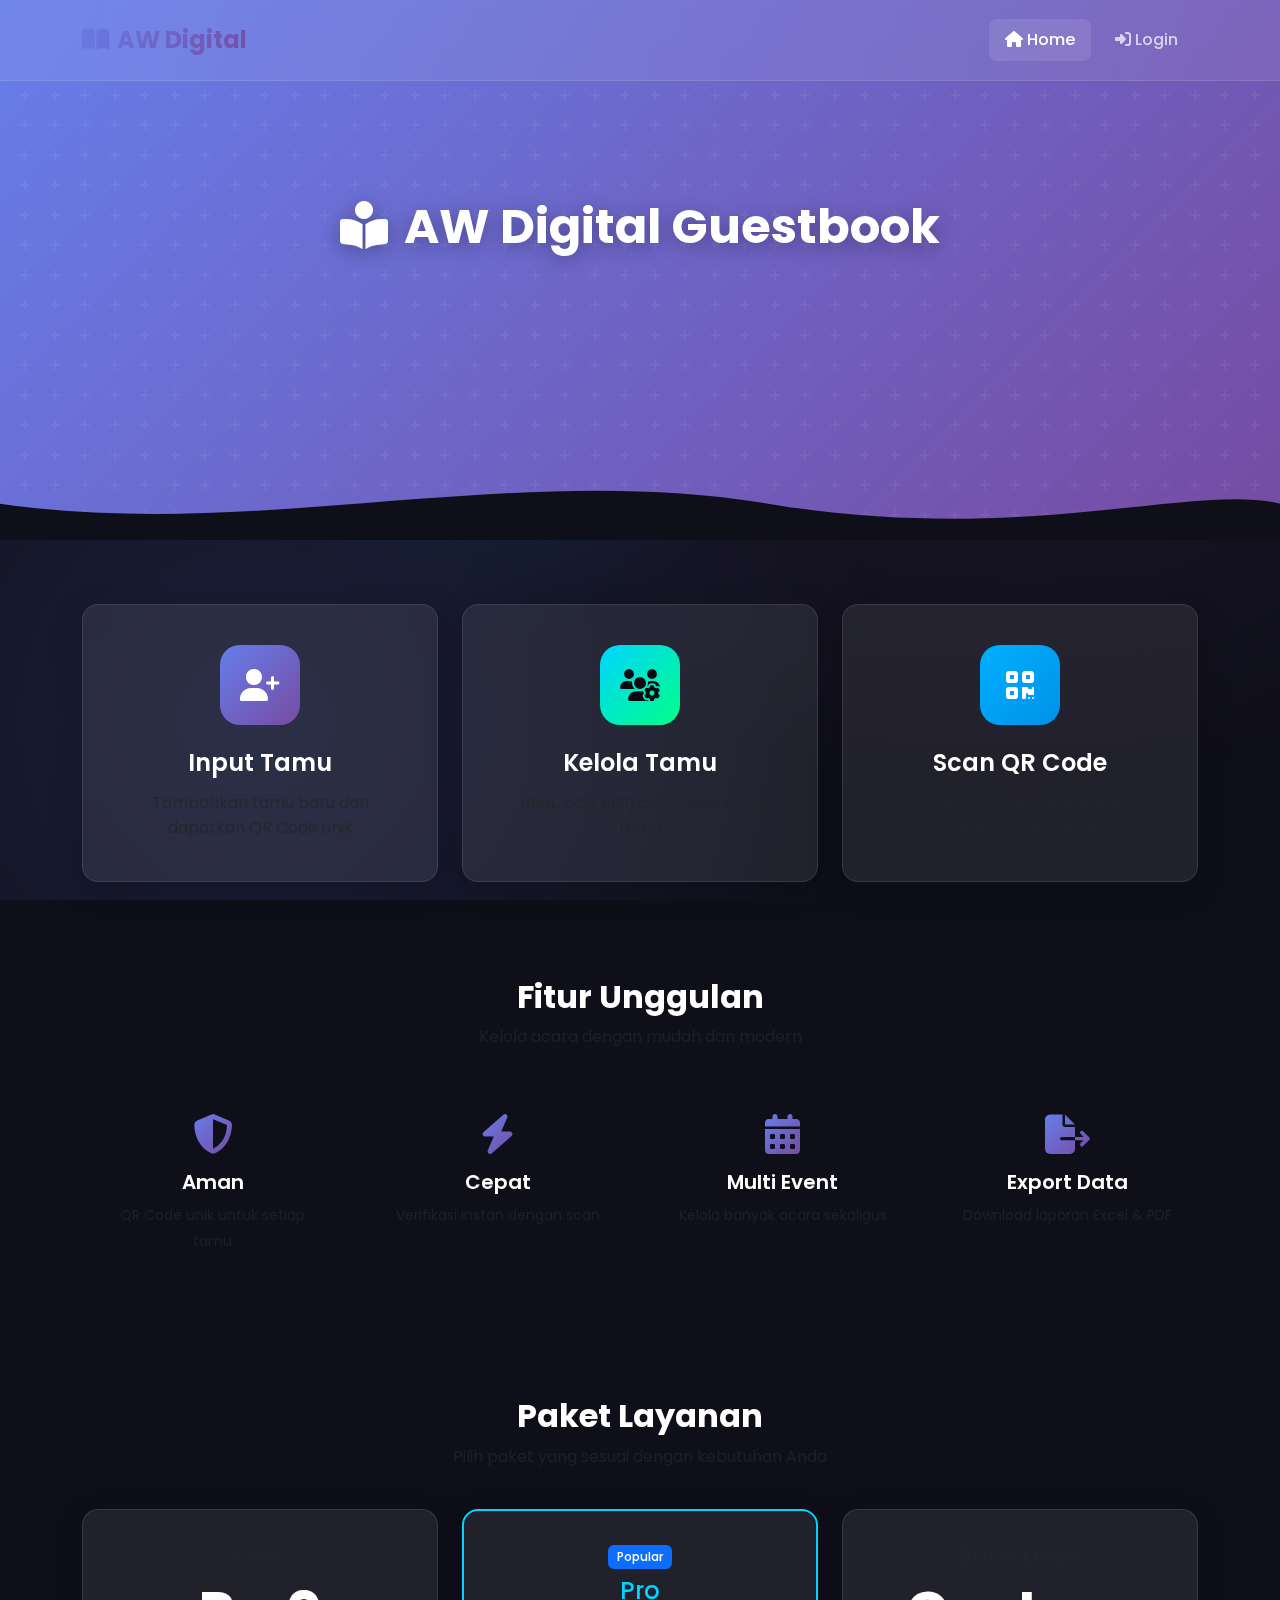
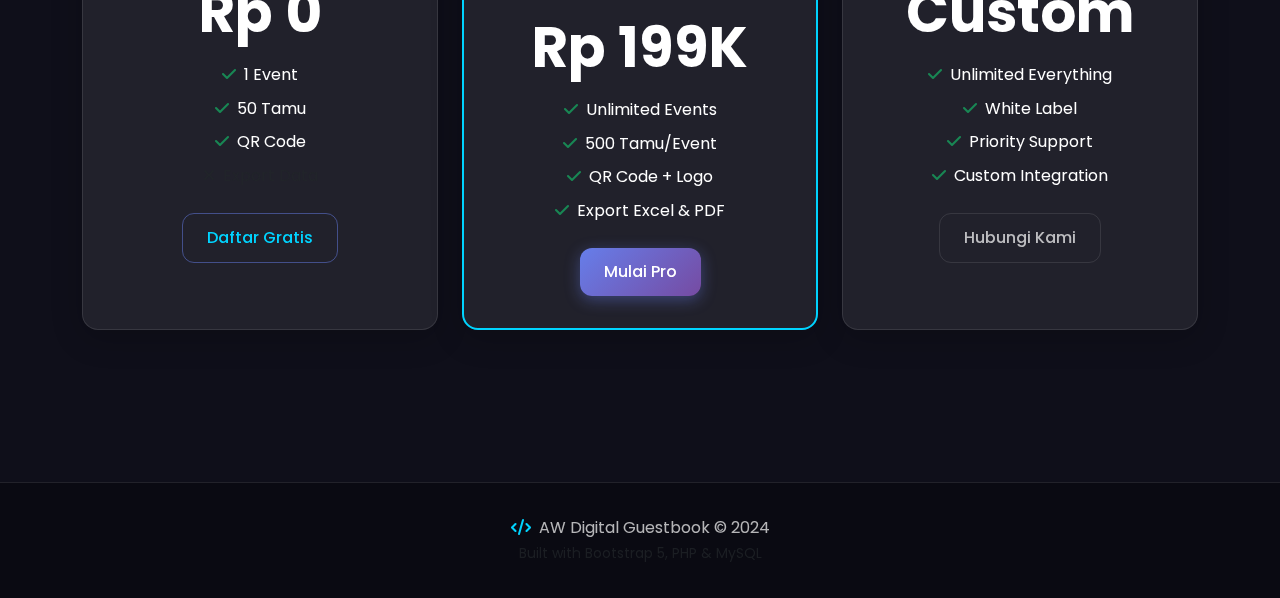
<file: index.html>
<!DOCTYPE html>
<html lang="id">

<head>
    <meta charset="UTF-8">
    <meta name="viewport" content="width=device-width, initial-scale=1.0">
    <meta name="description" content="AW Digital Guestbook - Sistem pengelolaan tamu modern dengan QR Code">
    <title>AW Digital Guestbook | Home</title>

    <!-- Bootstrap 5.3 CSS -->
    <link href="https://cdn.jsdelivr.net/npm/bootstrap@5.3.2/dist/css/bootstrap.min.css" rel="stylesheet">
    <!-- Font Awesome 6 -->
    <link rel="stylesheet" href="https://cdnjs.cloudflare.com/ajax/libs/font-awesome/6.5.1/css/all.min.css">
    <!-- Google Fonts -->
    <link href="https://fonts.googleapis.com/css2?family=Poppins:wght@300;400;500;600;700&display=swap"
        rel="stylesheet">
    <!-- Custom CSS -->
    <link rel="stylesheet" href="css/style.css">
</head>

<body>
    <!-- Navbar -->
    <nav class="navbar navbar-expand-lg navbar-dark fixed-top glass-navbar">
        <div class="container">
            <a class="navbar-brand fw-bold" href="index.html">
                <i class="fas fa-book-open me-2"></i>AW Digital
            </a>
            <button class="navbar-toggler" type="button" data-bs-toggle="collapse" data-bs-target="#navbarNav">
                <span class="navbar-toggler-icon"></span>
            </button>
            <div class="collapse navbar-collapse" id="navbarNav">
                <ul class="navbar-nav ms-auto">
                    <li class="nav-item">
                        <a class="nav-link active" href="index.html">
                            <i class="fas fa-home me-1"></i>Home
                        </a>
                    </li>
                    <li class="nav-item" id="navDashboard" style="display: none;">
                        <a class="nav-link" href="dashboard.html">
                            <i class="fas fa-tachometer-alt me-1"></i>Dashboard
                        </a>
                    </li>
                    <li class="nav-item" id="navLogin">
                        <a class="nav-link" href="login.html">
                            <i class="fas fa-sign-in-alt me-1"></i>Login
                        </a>
                    </li>
                </ul>
            </div>
        </div>
    </nav>

    <!-- Hero Section -->
    <header class="hero-section hero-home">
        <div class="container text-center">
            <div class="hero-content">
                <h1 class="display-3 fw-bold mb-3 animate-fade-in">
                    <i class="fas fa-book-reader me-3"></i>AW Digital Guestbook
                </h1>
                <p class="lead mb-4 animate-fade-in-delay">
                    Sistem pengelolaan tamu modern dengan teknologi QR Code
                </p>
                <div class="animate-fade-in-delay-2">
                    <a href="login.html" class="btn btn-lg btn-light me-3" id="heroLoginBtn">
                        <i class="fas fa-sign-in-alt me-2"></i>Mulai Sekarang
                    </a>
                    <a href="dashboard.html" class="btn btn-lg btn-outline-light" id="heroDashboardBtn"
                        style="display: none;">
                        <i class="fas fa-tachometer-alt me-2"></i>Dashboard
                    </a>
                </div>
            </div>
        </div>
        <div class="hero-wave">
            <svg viewBox="0 0 1440 120" preserveAspectRatio="none">
                <path d="M0,64 C288,120 576,0 864,64 C1152,128 1344,32 1440,64 L1440,120 L0,120 Z"
                    fill="var(--bg-dark)"></path>
            </svg>
        </div>
    </header>

    <!-- Features Section -->
    <main class="main-content">
        <div class="container">
            <!-- Feature Cards -->
            <div class="row g-4 justify-content-center mb-5">
                <!-- Input Card -->
                <div class="col-lg-4 col-md-6">
                    <div class="glass-card menu-card text-center">
                        <div class="menu-icon bg-gradient-primary">
                            <i class="fas fa-user-plus"></i>
                        </div>
                        <h3>Input Tamu</h3>
                        <p class="text-muted">Tambahkan tamu baru dan dapatkan QR Code unik</p>
                    </div>
                </div>

                <!-- Manage Card -->
                <div class="col-lg-4 col-md-6">
                    <div class="glass-card menu-card text-center">
                        <div class="menu-icon bg-gradient-success">
                            <i class="fas fa-users-cog"></i>
                        </div>
                        <h3>Kelola Tamu</h3>
                        <p class="text-muted">Lihat, cari, edit, dan hapus data tamu</p>
                    </div>
                </div>

                <!-- Scan Card -->
                <div class="col-lg-4 col-md-6">
                    <div class="glass-card menu-card text-center">
                        <div class="menu-icon bg-gradient-info">
                            <i class="fas fa-qrcode"></i>
                        </div>
                        <h3>Scan QR Code</h3>
                        <p class="text-muted">Scan QR Code tamu untuk verifikasi kehadiran</p>
                    </div>
                </div>
            </div>

            <!-- Features Section -->
            <div class="row mt-5 pt-5">
                <div class="col-12 text-center mb-4">
                    <h2 class="fw-bold">Fitur Unggulan</h2>
                    <p class="text-muted">Kelola acara dengan mudah dan modern</p>
                </div>
                <div class="col-md-3 col-6 text-center mb-4">
                    <div class="feature-item">
                        <i class="fas fa-shield-alt"></i>
                        <h5>Aman</h5>
                        <small class="text-muted">QR Code unik untuk setiap tamu</small>
                    </div>
                </div>
                <div class="col-md-3 col-6 text-center mb-4">
                    <div class="feature-item">
                        <i class="fas fa-bolt"></i>
                        <h5>Cepat</h5>
                        <small class="text-muted">Verifikasi instan dengan scan</small>
                    </div>
                </div>
                <div class="col-md-3 col-6 text-center mb-4">
                    <div class="feature-item">
                        <i class="fas fa-calendar-alt"></i>
                        <h5>Multi Event</h5>
                        <small class="text-muted">Kelola banyak acara sekaligus</small>
                    </div>
                </div>
                <div class="col-md-3 col-6 text-center mb-4">
                    <div class="feature-item">
                        <i class="fas fa-file-export"></i>
                        <h5>Export Data</h5>
                        <small class="text-muted">Download laporan Excel & PDF</small>
                    </div>
                </div>
            </div>

            <!-- Pricing Section -->
            <div class="row mt-5 pt-5">
                <div class="col-12 text-center mb-4">
                    <h2 class="fw-bold">Paket Layanan</h2>
                    <p class="text-muted">Pilih paket yang sesuai dengan kebutuhan Anda</p>
                </div>

                <div class="col-md-4 mb-4">
                    <div class="glass-card text-center h-100">
                        <h4 class="text-muted">Free</h4>
                        <h2 class="display-4 fw-bold mb-3">Rp 0</h2>
                        <ul class="list-unstyled mb-4">
                            <li class="mb-2"><i class="fas fa-check text-success me-2"></i>1 Event</li>
                            <li class="mb-2"><i class="fas fa-check text-success me-2"></i>50 Tamu</li>
                            <li class="mb-2"><i class="fas fa-check text-success me-2"></i>QR Code</li>
                            <li class="mb-2 text-muted"><i class="fas fa-times me-2"></i>Export Data</li>
                        </ul>
                        <a href="register.html" class="btn btn-outline-primary">Daftar Gratis</a>
                    </div>
                </div>

                <div class="col-md-4 mb-4">
                    <div class="glass-card text-center h-100" style="border: 2px solid var(--accent-color);">
                        <span class="badge bg-primary mb-2">Popular</span>
                        <h4 class="text-accent">Pro</h4>
                        <h2 class="display-4 fw-bold mb-3">Rp 199K</h2>
                        <ul class="list-unstyled mb-4">
                            <li class="mb-2"><i class="fas fa-check text-success me-2"></i>Unlimited Events</li>
                            <li class="mb-2"><i class="fas fa-check text-success me-2"></i>500 Tamu/Event</li>
                            <li class="mb-2"><i class="fas fa-check text-success me-2"></i>QR Code + Logo</li>
                            <li class="mb-2"><i class="fas fa-check text-success me-2"></i>Export Excel & PDF</li>
                        </ul>
                        <a href="register.html" class="btn btn-primary">Mulai Pro</a>
                    </div>
                </div>

                <div class="col-md-4 mb-4">
                    <div class="glass-card text-center h-100">
                        <h4 class="text-muted">Enterprise</h4>
                        <h2 class="display-4 fw-bold mb-3">Custom</h2>
                        <ul class="list-unstyled mb-4">
                            <li class="mb-2"><i class="fas fa-check text-success me-2"></i>Unlimited Everything</li>
                            <li class="mb-2"><i class="fas fa-check text-success me-2"></i>White Label</li>
                            <li class="mb-2"><i class="fas fa-check text-success me-2"></i>Priority Support</li>
                            <li class="mb-2"><i class="fas fa-check text-success me-2"></i>Custom Integration</li>
                        </ul>
                        <a href="mailto:contact@awdigital.com" class="btn btn-outline-secondary">Hubungi Kami</a>
                    </div>
                </div>
            </div>
        </div>
    </main>

    <!-- Footer -->
    <footer class="footer">
        <div class="container text-center">
            <p class="mb-0">
                <i class="fas fa-code me-2"></i>AW Digital Guestbook &copy; 2024
            </p>
            <small class="text-muted">Built with Bootstrap 5, PHP & MySQL</small>
        </div>
    </footer>

    <!-- Bootstrap JS -->
    <script src="https://cdn.jsdelivr.net/npm/bootstrap@5.3.2/dist/js/bootstrap.bundle.min.js"></script>
    <script>
        const API_BASE = 'api';

        // Check if user is logged in
        async function checkAuth() {
            try {
                const response = await fetch(`${API_BASE}/auth.php?action=check`);
                const data = await response.json();

                if (data.authenticated) {
                    // Show dashboard links
                    document.getElementById('navDashboard').style.display = 'block';
                    document.getElementById('navLogin').style.display = 'none';
                    document.getElementById('heroLoginBtn').style.display = 'none';
                    document.getElementById('heroDashboardBtn').style.display = 'inline-block';
                }
            } catch (error) {
                console.error('Auth check failed:', error);
            }
        }

        checkAuth();
    </script>
</body>

</html>
</file>
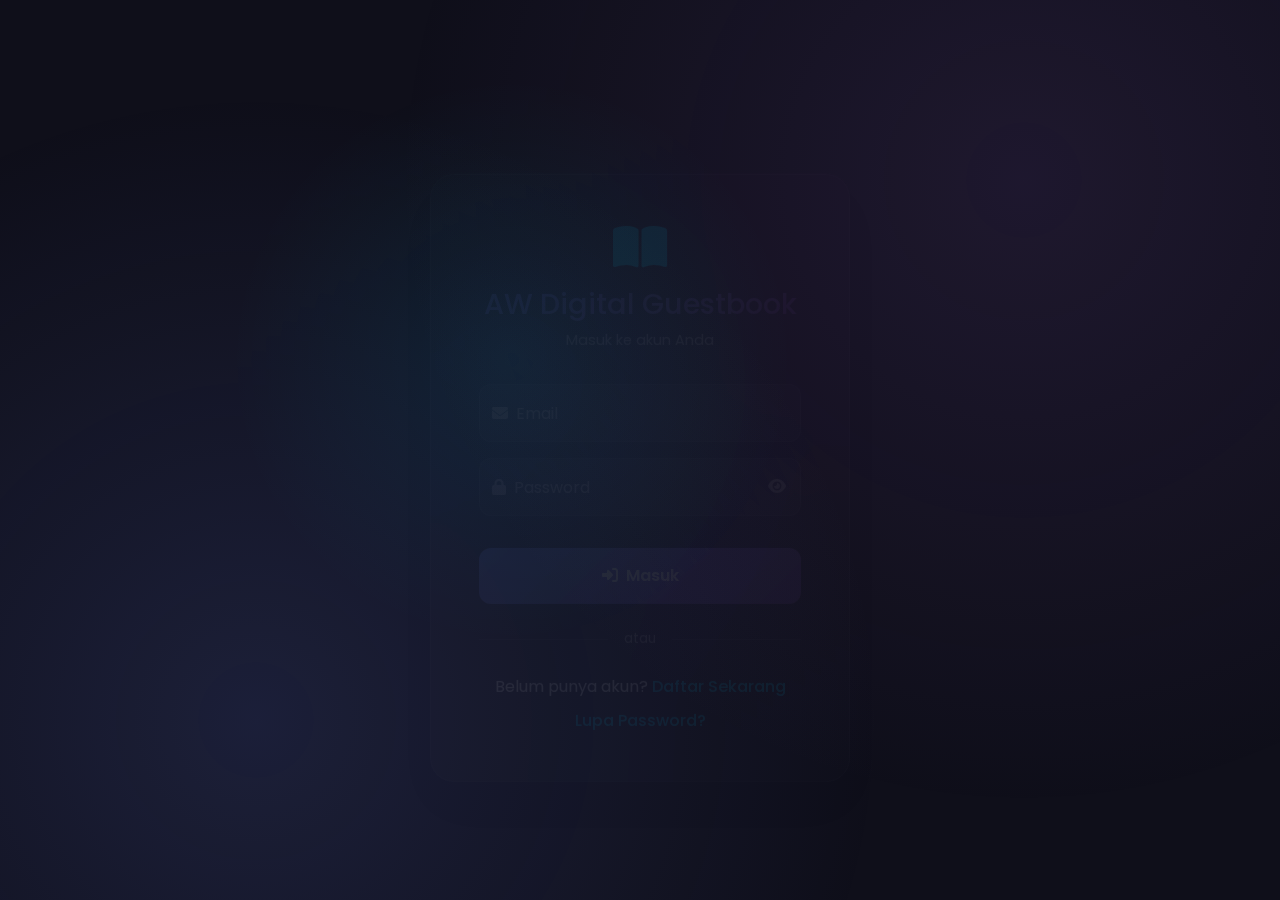
<file: dashboard.html>
<!DOCTYPE html>
<html lang="id">

<head>
    <meta charset="UTF-8">
    <meta name="viewport" content="width=device-width, initial-scale=1.0">
    <meta name="description" content="AW Digital Guestbook - Dashboard">
    <title>Dashboard | AW Digital Guestbook</title>

    <!-- Bootstrap 5.3 CSS -->
    <link href="https://cdn.jsdelivr.net/npm/bootstrap@5.3.2/dist/css/bootstrap.min.css" rel="stylesheet">
    <!-- Font Awesome 6 -->
    <link rel="stylesheet" href="https://cdnjs.cloudflare.com/ajax/libs/font-awesome/6.5.1/css/all.min.css">
    <!-- Google Fonts -->
    <link href="https://fonts.googleapis.com/css2?family=Poppins:wght@300;400;500;600;700&display=swap"
        rel="stylesheet">
    <!-- Custom CSS -->
    <link rel="stylesheet" href="css/style.css">
</head>

<body>
    <!-- Navbar -->
    <nav class="navbar navbar-expand-lg navbar-dark fixed-top glass-navbar">
        <div class="container">
            <a class="navbar-brand fw-bold" href="dashboard.html">
                <i class="fas fa-book-open me-2"></i>AW Digital
            </a>
            <button class="navbar-toggler" type="button" data-bs-toggle="collapse" data-bs-target="#navbarNav">
                <span class="navbar-toggler-icon"></span>
            </button>
            <div class="collapse navbar-collapse" id="navbarNav">
                <ul class="navbar-nav ms-auto">
                    <li class="nav-item">
                        <a class="nav-link active" href="dashboard.html">
                            <i class="fas fa-home me-1"></i>Dashboard
                        </a>
                    </li>
                    <li class="nav-item">
                        <a class="nav-link" href="events.html">
                            <i class="fas fa-calendar-alt me-1"></i>Events
                        </a>
                    </li>
                    <li class="nav-item dropdown">
                        <a class="nav-link dropdown-toggle" href="#" id="userDropdown" role="button"
                            data-bs-toggle="dropdown">
                            <i class="fas fa-user-circle me-1"></i><span id="userName">User</span>
                        </a>
                        <ul class="dropdown-menu dropdown-menu-end glass-modal">
                            <li><a class="dropdown-item" href="#" id="profileLink"><i
                                        class="fas fa-user me-2"></i>Profil</a></li>
                            <li>
                                <hr class="dropdown-divider">
                            </li>
                            <li><a class="dropdown-item text-danger" href="#" id="logoutBtn"><i
                                        class="fas fa-sign-out-alt me-2"></i>Logout</a></li>
                        </ul>
                    </li>
                </ul>
            </div>
        </div>
    </nav>

    <!-- Hero Section -->
    <header class="hero-section" style="min-height: 35vh; padding: 100px 0 40px;">
        <div class="container text-center">
            <div class="hero-content">
                <h1 class="display-5 fw-bold mb-2 animate-fade-in">
                    <i class="fas fa-chart-line me-3"></i>Dashboard
                </h1>
                <p class="lead mb-0 animate-fade-in-delay" id="welcomeMessage">
                    Selamat datang kembali!
                </p>
            </div>
        </div>
        <div class="hero-wave">
            <svg viewBox="0 0 1440 120" preserveAspectRatio="none">
                <path d="M0,64 C288,120 576,0 864,64 C1152,128 1344,32 1440,64 L1440,120 L0,120 Z"
                    fill="var(--bg-dark)"></path>
            </svg>
        </div>
    </header>

    <!-- Main Content -->
    <main class="main-content" style="padding-top: 2rem;">
        <div class="container">
            <!-- Stats Cards -->
            <div class="row g-4 mb-5">
                <div class="col-md-3 col-6">
                    <div class="glass-card text-center h-100">
                        <div class="menu-icon bg-gradient-primary mx-auto mb-3" style="width: 60px; height: 60px;">
                            <i class="fas fa-calendar-check"></i>
                        </div>
                        <h3 class="mb-1" id="totalEvents">0</h3>
                        <p class="text-muted mb-0">Total Events</p>
                    </div>
                </div>
                <div class="col-md-3 col-6">
                    <div class="glass-card text-center h-100">
                        <div class="menu-icon bg-gradient-success mx-auto mb-3" style="width: 60px; height: 60px;">
                            <i class="fas fa-users"></i>
                        </div>
                        <h3 class="mb-1" id="totalGuests">0</h3>
                        <p class="text-muted mb-0">Total Tamu</p>
                    </div>
                </div>
                <div class="col-md-3 col-6">
                    <div class="glass-card text-center h-100">
                        <div class="menu-icon bg-gradient-info mx-auto mb-3" style="width: 60px; height: 60px;">
                            <i class="fas fa-user-check"></i>
                        </div>
                        <h3 class="mb-1" id="checkedIn">0</h3>
                        <p class="text-muted mb-0">Sudah Hadir</p>
                    </div>
                </div>
                <div class="col-md-3 col-6">
                    <div class="glass-card text-center h-100">
                        <div class="menu-icon mx-auto mb-3"
                            style="width: 60px; height: 60px; background: linear-gradient(135deg, #ffc107 0%, #ff9800 100%);">
                            <i class="fas fa-clock"></i>
                        </div>
                        <h3 class="mb-1" id="pendingGuests">0</h3>
                        <p class="text-muted mb-0">Belum Hadir</p>
                    </div>
                </div>
            </div>

            <!-- Recent Events -->
            <div class="row g-4">
                <div class="col-12">
                    <div class="glass-card">
                        <div class="card-header-custom d-flex justify-content-between align-items-center">
                            <h3><i class="fas fa-calendar-alt me-2"></i>Event Anda</h3>
                            <a href="events.html" class="btn btn-primary btn-sm">
                                <i class="fas fa-plus me-1"></i>Buat Event
                            </a>
                        </div>

                        <div id="eventsContainer">
                            <div class="text-center py-5">
                                <i class="fas fa-spinner fa-spin fa-2x mb-3" style="color: var(--text-muted);"></i>
                                <p class="text-muted">Memuat events...</p>
                            </div>
                        </div>

                        <div class="empty-state" id="emptyState">
                            <i class="fas fa-calendar-plus"></i>
                            <p>Belum ada event</p>
                            <small>Buat event pertama Anda untuk memulai</small>
                            <div class="mt-3">
                                <a href="events.html" class="btn btn-primary">
                                    <i class="fas fa-plus me-2"></i>Buat Event Pertama
                                </a>
                            </div>
                        </div>
                    </div>
                </div>
            </div>

            <!-- Quick Actions -->
            <div class="row g-4 mt-4">
                <div class="col-12">
                    <h4 class="mb-4"><i class="fas fa-bolt me-2 text-warning"></i>Aksi Cepat</h4>
                </div>
                <div class="col-md-3 col-6">
                    <a href="input.html" class="text-decoration-none">
                        <div class="glass-card menu-card text-center h-100">
                            <div class="menu-icon bg-gradient-primary mb-3">
                                <i class="fas fa-user-plus"></i>
                            </div>
                            <h5>Input Tamu</h5>
                            <small class="text-muted">Tambah tamu baru</small>
                        </div>
                    </a>
                </div>
                <div class="col-md-3 col-6">
                    <a href="manage.html" class="text-decoration-none">
                        <div class="glass-card menu-card text-center h-100">
                            <div class="menu-icon bg-gradient-success mb-3">
                                <i class="fas fa-users-cog"></i>
                            </div>
                            <h5>Kelola Tamu</h5>
                            <small class="text-muted">Edit & hapus tamu</small>
                        </div>
                    </a>
                </div>
                <div class="col-md-3 col-6">
                    <a href="scan.html" class="text-decoration-none">
                        <div class="glass-card menu-card text-center h-100">
                            <div class="menu-icon bg-gradient-info mb-3">
                                <i class="fas fa-qrcode"></i>
                            </div>
                            <h5>Scan QR</h5>
                            <small class="text-muted">Verifikasi kehadiran</small>
                        </div>
                    </a>
                </div>
                <div class="col-md-3 col-6">
                    <a href="reports.html" class="text-decoration-none">
                        <div class="glass-card menu-card text-center h-100">
                            <div class="menu-icon mb-3"
                                style="background: linear-gradient(135deg, #e91e63 0%, #9c27b0 100%);">
                                <i class="fas fa-chart-bar"></i>
                            </div>
                            <h5>Laporan</h5>
                            <small class="text-muted">Export & analytics</small>
                        </div>
                    </a>
                </div>
            </div>
        </div>
    </main>

    <!-- Footer -->
    <footer class="footer">
        <div class="container text-center">
            <p class="mb-0">
                <i class="fas fa-code me-2"></i>AW Digital Guestbook &copy; 2024
            </p>
            <small class="text-muted">Built with Bootstrap 5, PHP & MySQL</small>
        </div>
    </footer>

    <!-- Bootstrap JS -->
    <script src="https://cdn.jsdelivr.net/npm/bootstrap@5.3.2/dist/js/bootstrap.bundle.min.js"></script>

    <script>
        const API_BASE = 'api';
        let currentUser = null;

        // Check authentication
        async function checkAuth() {
            try {
                const response = await fetch(`${API_BASE}/auth.php?action=check`);
                const data = await response.json();

                if (!data.authenticated) {
                    window.location.href = 'login.html';
                    return;
                }

                currentUser = data.user;
                document.getElementById('userName').textContent = currentUser.name;
                document.getElementById('welcomeMessage').textContent = `Selamat datang kembali, ${currentUser.name}!`;

                loadDashboardData();
            } catch (error) {
                console.error('Auth check failed:', error);
                window.location.href = 'login.html';
            }
        }

        // Load dashboard data
        async function loadDashboardData() {
            try {
                // Load events
                const eventsResponse = await fetch(`${API_BASE}/events.php`);
                const eventsData = await eventsResponse.json();

                if (eventsData.success) {
                    renderEvents(eventsData.data);
                    document.getElementById('totalEvents').textContent = eventsData.data.length;

                    // Calculate totals
                    let totalGuests = 0;
                    let checkedIn = 0;
                    let pending = 0;

                    eventsData.data.forEach(event => {
                        totalGuests += event.guestCount || 0;
                        checkedIn += event.checkedInCount || 0;
                        pending += event.pendingCount || 0;
                    });

                    animateNumber(document.getElementById('totalGuests'), totalGuests);
                    animateNumber(document.getElementById('checkedIn'), checkedIn);
                    animateNumber(document.getElementById('pendingGuests'), pending);
                }
            } catch (error) {
                console.error('Error loading dashboard:', error);
            }
        }

        // Render events list
        function renderEvents(events) {
            const container = document.getElementById('eventsContainer');
            const emptyState = document.getElementById('emptyState');

            if (events.length === 0) {
                container.innerHTML = '';
                emptyState.classList.add('show');
                return;
            }

            emptyState.classList.remove('show');

            let html = '<div class="row g-3">';

            events.slice(0, 4).forEach(event => {
                const eventDate = event.eventDate ? new Date(event.eventDate).toLocaleDateString('id-ID', {
                    day: 'numeric',
                    month: 'short',
                    year: 'numeric'
                }) : 'Belum diatur';

                const progress = event.guestCount > 0
                    ? Math.round((event.checkedInCount / event.guestCount) * 100)
                    : 0;

                html += `
                    <div class="col-md-6">
                        <div class="glass-card h-100" style="padding: 1.5rem;">
                            <div class="d-flex justify-content-between align-items-start mb-3">
                                <div>
                                    <h5 class="mb-1">${escapeHtml(event.name)}</h5>
                                    <small class="text-muted">
                                        <i class="fas fa-calendar me-1"></i>${eventDate}
                                    </small>
                                </div>
                                ${event.isArchived ? '<span class="badge bg-secondary">Archived</span>' : ''}
                            </div>
                            
                            <div class="d-flex justify-content-between mb-2">
                                <span class="text-muted">Kehadiran</span>
                                <span>${event.checkedInCount || 0}/${event.guestCount || 0} tamu</span>
                            </div>
                            
                            <div class="progress" style="height: 8px; background: var(--border-color);">
                                <div class="progress-bar" role="progressbar" 
                                    style="width: ${progress}%; background: var(--accent-gradient);">
                                </div>
                            </div>
                            
                            <div class="mt-3 d-flex gap-2">
                                <a href="manage.html?event=${event.id}" class="btn btn-sm btn-outline-primary flex-fill">
                                    <i class="fas fa-users me-1"></i>Kelola
                                </a>
                                <a href="scan.html?event=${event.id}" class="btn btn-sm btn-outline-info flex-fill">
                                    <i class="fas fa-qrcode me-1"></i>Scan
                                </a>
                            </div>
                        </div>
                    </div>
                `;
            });

            html += '</div>';

            if (events.length > 4) {
                html += `
                    <div class="text-center mt-4">
                        <a href="events.html" class="btn btn-outline-primary">
                            Lihat Semua Events (${events.length})
                        </a>
                    </div>
                `;
            }

            container.innerHTML = html;
        }

        // Animate number
        function animateNumber(element, target) {
            const duration = 1000;
            const start = parseInt(element.textContent) || 0;
            const increment = (target - start) / (duration / 16);
            let current = start;

            const timer = setInterval(() => {
                current += increment;
                if ((increment > 0 && current >= target) || (increment < 0 && current <= target)) {
                    element.textContent = target;
                    clearInterval(timer);
                } else {
                    element.textContent = Math.round(current);
                }
            }, 16);
        }

        // Escape HTML
        function escapeHtml(text) {
            const div = document.createElement('div');
            div.textContent = text;
            return div.innerHTML;
        }

        // Logout
        document.getElementById('logoutBtn').addEventListener('click', async (e) => {
            e.preventDefault();

            try {
                await fetch(`${API_BASE}/auth.php?action=logout`, { method: 'POST' });
                window.location.href = 'login.html';
            } catch (error) {
                console.error('Logout error:', error);
                window.location.href = 'login.html';
            }
        });

        // Initialize
        checkAuth();
    </script>
</body>

</html>
</file>
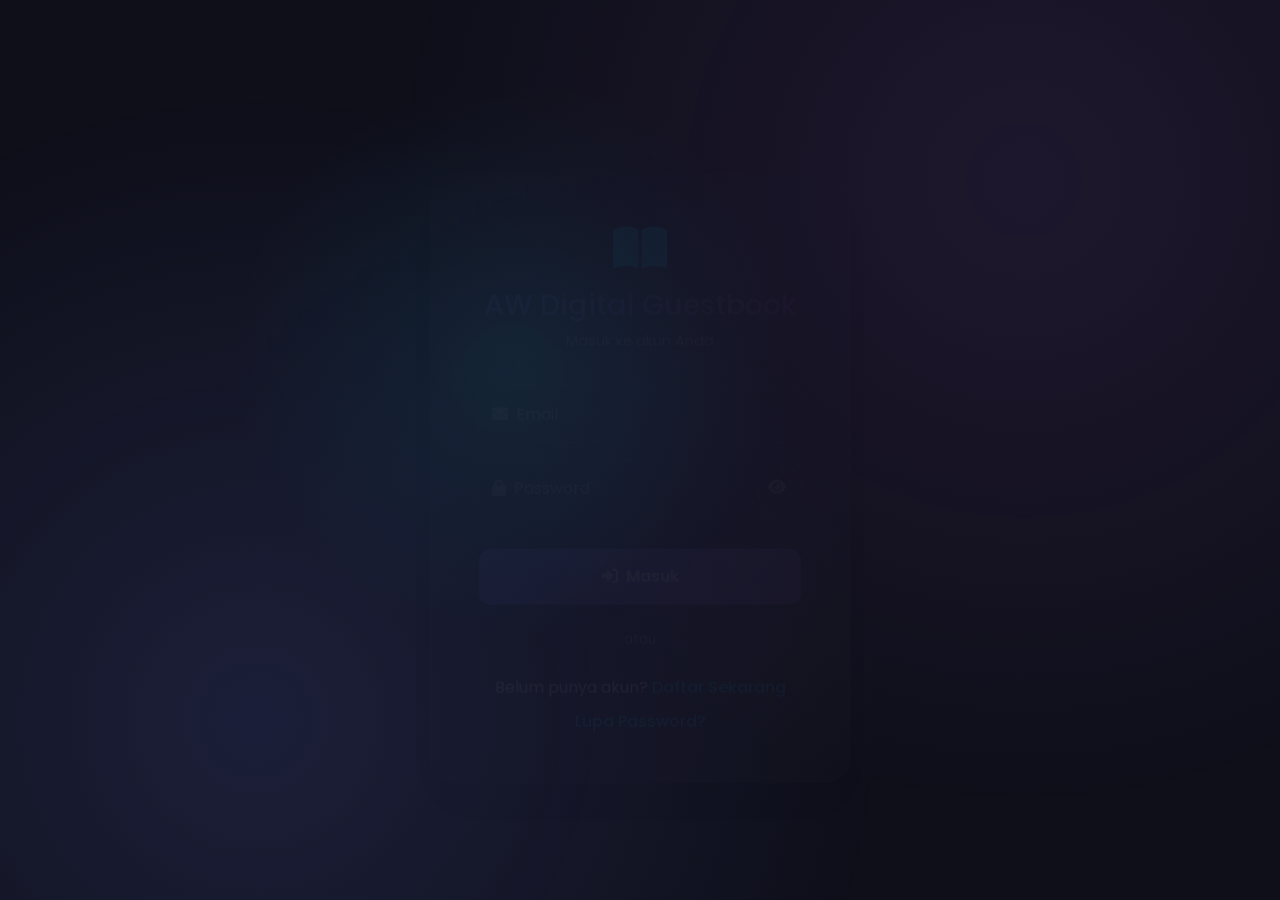
<file: events.html>
<!DOCTYPE html>
<html lang="id">

<head>
    <meta charset="UTF-8">
    <meta name="viewport" content="width=device-width, initial-scale=1.0">
    <meta name="description" content="AW Digital Guestbook - Kelola Events">
    <title>Events | AW Digital Guestbook</title>

    <!-- Bootstrap 5.3 CSS -->
    <link href="https://cdn.jsdelivr.net/npm/bootstrap@5.3.2/dist/css/bootstrap.min.css" rel="stylesheet">
    <!-- Font Awesome 6 -->
    <link rel="stylesheet" href="https://cdnjs.cloudflare.com/ajax/libs/font-awesome/6.5.1/css/all.min.css">
    <!-- Google Fonts -->
    <link href="https://fonts.googleapis.com/css2?family=Poppins:wght@300;400;500;600;700&display=swap"
        rel="stylesheet">
    <!-- Custom CSS -->
    <link rel="stylesheet" href="css/style.css">
</head>

<body>
    <!-- Navbar -->
    <nav class="navbar navbar-expand-lg navbar-dark fixed-top glass-navbar">
        <div class="container">
            <a class="navbar-brand fw-bold" href="dashboard.html">
                <i class="fas fa-book-open me-2"></i>AW Digital
            </a>
            <button class="navbar-toggler" type="button" data-bs-toggle="collapse" data-bs-target="#navbarNav">
                <span class="navbar-toggler-icon"></span>
            </button>
            <div class="collapse navbar-collapse" id="navbarNav">
                <ul class="navbar-nav ms-auto">
                    <li class="nav-item">
                        <a class="nav-link" href="dashboard.html">
                            <i class="fas fa-home me-1"></i>Dashboard
                        </a>
                    </li>
                    <li class="nav-item">
                        <a class="nav-link active" href="events.html">
                            <i class="fas fa-calendar-alt me-1"></i>Events
                        </a>
                    </li>
                    <li class="nav-item dropdown">
                        <a class="nav-link dropdown-toggle" href="#" id="userDropdown" role="button"
                            data-bs-toggle="dropdown">
                            <i class="fas fa-user-circle me-1"></i><span id="userName">User</span>
                        </a>
                        <ul class="dropdown-menu dropdown-menu-end glass-modal">
                            <li><a class="dropdown-item text-danger" href="#" id="logoutBtn"><i
                                        class="fas fa-sign-out-alt me-2"></i>Logout</a></li>
                        </ul>
                    </li>
                </ul>
            </div>
        </div>
    </nav>

    <!-- Hero Section -->
    <header class="hero-section" style="min-height: 30vh; padding: 100px 0 40px;">
        <div class="container text-center">
            <div class="hero-content">
                <h1 class="display-5 fw-bold mb-2 animate-fade-in">
                    <i class="fas fa-calendar-alt me-3"></i>Kelola Events
                </h1>
                <p class="lead mb-0 animate-fade-in-delay">
                    Buat dan kelola acara Anda
                </p>
            </div>
        </div>
        <div class="hero-wave">
            <svg viewBox="0 0 1440 120" preserveAspectRatio="none">
                <path d="M0,64 C288,120 576,0 864,64 C1152,128 1344,32 1440,64 L1440,120 L0,120 Z"
                    fill="var(--bg-dark)"></path>
            </svg>
        </div>
    </header>

    <!-- Main Content -->
    <main class="main-content" style="padding-top: 2rem;">
        <div class="container">
            <!-- Create Event Button -->
            <div class="d-flex justify-content-between align-items-center mb-4">
                <h4 class="mb-0">Daftar Events</h4>
                <button class="btn btn-primary" data-bs-toggle="modal" data-bs-target="#eventModal"
                    onclick="openCreateModal()">
                    <i class="fas fa-plus me-2"></i>Buat Event Baru
                </button>
            </div>

            <!-- Events Grid -->
            <div class="row g-4" id="eventsGrid">
                <div class="col-12 text-center py-5">
                    <i class="fas fa-spinner fa-spin fa-2x mb-3" style="color: var(--text-muted);"></i>
                    <p class="text-muted">Memuat events...</p>
                </div>
            </div>

            <!-- Empty State -->
            <div class="empty-state" id="emptyState">
                <i class="fas fa-calendar-plus"></i>
                <p>Belum ada event</p>
                <small>Buat event pertama Anda untuk memulai</small>
                <div class="mt-3">
                    <button class="btn btn-primary" data-bs-toggle="modal" data-bs-target="#eventModal"
                        onclick="openCreateModal()">
                        <i class="fas fa-plus me-2"></i>Buat Event Pertama
                    </button>
                </div>
            </div>
        </div>
    </main>

    <!-- Event Modal -->
    <div class="modal fade" id="eventModal" tabindex="-1">
        <div class="modal-dialog modal-lg">
            <div class="modal-content glass-modal">
                <div class="modal-header">
                    <h5 class="modal-title" id="eventModalTitle">
                        <i class="fas fa-calendar-plus me-2"></i>Buat Event Baru
                    </h5>
                    <button type="button" class="btn-close btn-close-white" data-bs-dismiss="modal"></button>
                </div>
                <div class="modal-body">
                    <form id="eventForm">
                        <input type="hidden" id="eventId">

                        <div class="row g-3">
                            <div class="col-12">
                                <label class="form-label">Nama Event <span class="text-danger">*</span></label>
                                <input type="text" class="form-control" id="eventName"
                                    placeholder="Contoh: Pernikahan Ahmad & Siti" required>
                                <div class="invalid-feedback"></div>
                            </div>

                            <div class="col-12">
                                <label class="form-label">Deskripsi</label>
                                <textarea class="form-control" id="eventDescription" rows="3"
                                    placeholder="Deskripsi singkat tentang acara"></textarea>
                            </div>

                            <div class="col-md-6">
                                <label class="form-label">Tanggal Event</label>
                                <input type="date" class="form-control" id="eventDate">
                            </div>

                            <div class="col-md-6">
                                <label class="form-label">Waktu Event</label>
                                <input type="time" class="form-control" id="eventTime">
                            </div>

                            <div class="col-12">
                                <label class="form-label">Lokasi</label>
                                <input type="text" class="form-control" id="eventLocation"
                                    placeholder="Contoh: Ballroom Hotel Grand, Jakarta">
                            </div>

                            <div class="col-md-6">
                                <label class="form-label">Warna Primer</label>
                                <div class="input-group">
                                    <input type="color" class="form-control form-control-color" id="primaryColor"
                                        value="#667eea">
                                    <input type="text" class="form-control" id="primaryColorText" value="#667eea">
                                </div>
                            </div>

                            <div class="col-md-6">
                                <label class="form-label">Warna Sekunder</label>
                                <div class="input-group">
                                    <input type="color" class="form-control form-control-color" id="secondaryColor"
                                        value="#764ba2">
                                    <input type="text" class="form-control" id="secondaryColorText" value="#764ba2">
                                </div>
                            </div>
                        </div>
                    </form>
                </div>
                <div class="modal-footer">
                    <button type="button" class="btn btn-secondary" data-bs-dismiss="modal">Batal</button>
                    <button type="button" class="btn btn-primary" id="saveEventBtn" onclick="saveEvent()">
                        <span class="btn-text"><i class="fas fa-save me-2"></i>Simpan Event</span>
                        <span class="btn-loader d-none"><i class="fas fa-spinner fa-spin me-2"></i>Menyimpan...</span>
                    </button>
                </div>
            </div>
        </div>
    </div>

    <!-- Delete Confirm Modal -->
    <div class="modal fade" id="deleteModal" tabindex="-1">
        <div class="modal-dialog">
            <div class="modal-content glass-modal">
                <div class="modal-header">
                    <h5 class="modal-title text-danger">
                        <i class="fas fa-exclamation-triangle me-2"></i>Hapus Event
                    </h5>
                    <button type="button" class="btn-close btn-close-white" data-bs-dismiss="modal"></button>
                </div>
                <div class="modal-body">
                    <p>Apakah Anda yakin ingin menghapus event <strong id="deleteEventName"></strong>?</p>
                    <p class="text-warning mb-0">
                        <i class="fas fa-exclamation-circle me-1"></i>
                        Semua data tamu di event ini juga akan dihapus!
                    </p>
                </div>
                <div class="modal-footer">
                    <button type="button" class="btn btn-secondary" data-bs-dismiss="modal">Batal</button>
                    <button type="button" class="btn btn-danger" id="confirmDeleteBtn">
                        <i class="fas fa-trash me-2"></i>Hapus Event
                    </button>
                </div>
            </div>
        </div>
    </div>

    <!-- Footer -->
    <footer class="footer">
        <div class="container text-center">
            <p class="mb-0">
                <i class="fas fa-code me-2"></i>AW Digital Guestbook &copy; 2024
            </p>
        </div>
    </footer>

    <!-- Toast Container -->
    <div class="toast-container position-fixed top-0 end-0 p-3"></div>

    <!-- Bootstrap JS -->
    <script src="https://cdn.jsdelivr.net/npm/bootstrap@5.3.2/dist/js/bootstrap.bundle.min.js"></script>

    <script>
        const API_BASE = 'api';
        let events = [];
        let deleteEventId = null;

        // Check authentication
        async function checkAuth() {
            try {
                const response = await fetch(`${API_BASE}/auth.php?action=check`);
                const data = await response.json();

                if (!data.authenticated) {
                    window.location.href = 'login.html';
                    return;
                }

                document.getElementById('userName').textContent = data.user.name;
                loadEvents();
            } catch (error) {
                console.error('Auth check failed:', error);
                window.location.href = 'login.html';
            }
        }

        // Load events
        async function loadEvents() {
            try {
                const response = await fetch(`${API_BASE}/events.php?archived=true`);
                const data = await response.json();

                if (data.success) {
                    events = data.data;
                    renderEvents();
                }
            } catch (error) {
                console.error('Error loading events:', error);
                showToast('Gagal memuat data events', 'danger');
            }
        }

        // Render events grid
        function renderEvents() {
            const grid = document.getElementById('eventsGrid');
            const emptyState = document.getElementById('emptyState');

            if (events.length === 0) {
                grid.innerHTML = '';
                emptyState.classList.add('show');
                return;
            }

            emptyState.classList.remove('show');

            let html = '';
            events.forEach(event => {
                const eventDate = event.eventDate ? new Date(event.eventDate).toLocaleDateString('id-ID', {
                    weekday: 'long',
                    day: 'numeric',
                    month: 'long',
                    year: 'numeric'
                }) : 'Belum diatur';

                const progress = event.guestCount > 0
                    ? Math.round((event.checkedInCount / event.guestCount) * 100)
                    : 0;

                html += `
                    <div class="col-md-6 col-lg-4">
                        <div class="glass-card h-100 ${event.isArchived ? 'opacity-75' : ''}" style="position: relative; overflow: hidden;">
                            ${event.isArchived ? '<div style="position: absolute; top: 10px; right: 10px;"><span class="badge bg-secondary">Archived</span></div>' : ''}
                            
                            <div style="height: 8px; background: linear-gradient(135deg, ${event.primaryColor} 0%, ${event.secondaryColor} 100%); margin: -2rem -2rem 1.5rem; border-radius: 16px 16px 0 0;"></div>
                            
                            <h5 class="mb-2">${escapeHtml(event.name)}</h5>
                            
                            <div class="mb-3">
                                <small class="text-muted d-block">
                                    <i class="fas fa-calendar me-2"></i>${eventDate}
                                </small>
                                ${event.location ? `<small class="text-muted d-block"><i class="fas fa-map-marker-alt me-2"></i>${escapeHtml(event.location)}</small>` : ''}
                            </div>
                            
                            <div class="d-flex justify-content-between mb-2">
                                <span class="text-muted">Kehadiran</span>
                                <span>${event.checkedInCount}/${event.guestCount} tamu</span>
                            </div>
                            
                            <div class="progress mb-3" style="height: 6px; background: var(--border-color);">
                                <div class="progress-bar" style="width: ${progress}%; background: linear-gradient(135deg, ${event.primaryColor} 0%, ${event.secondaryColor} 100%);"></div>
                            </div>
                            
                            <div class="d-flex gap-2 flex-wrap">
                                <a href="manage.html?event=${event.id}" class="btn btn-sm btn-outline-primary">
                                    <i class="fas fa-users"></i>
                                </a>
                                <a href="scan.html?event=${event.id}" class="btn btn-sm btn-outline-info">
                                    <i class="fas fa-qrcode"></i>
                                </a>
                                <button class="btn btn-sm btn-outline-warning" onclick="openEditModal(${event.id})">
                                    <i class="fas fa-edit"></i>
                                </button>
                                <button class="btn btn-sm btn-outline-danger" onclick="openDeleteModal(${event.id}, '${escapeHtml(event.name)}')">
                                    <i class="fas fa-trash"></i>
                                </button>
                            </div>
                        </div>
                    </div>
                `;
            });

            grid.innerHTML = html;
        }

        // Open create modal
        function openCreateModal() {
            document.getElementById('eventModalTitle').innerHTML = '<i class="fas fa-calendar-plus me-2"></i>Buat Event Baru';
            document.getElementById('eventForm').reset();
            document.getElementById('eventId').value = '';
            document.getElementById('primaryColor').value = '#667eea';
            document.getElementById('primaryColorText').value = '#667eea';
            document.getElementById('secondaryColor').value = '#764ba2';
            document.getElementById('secondaryColorText').value = '#764ba2';
        }

        // Open edit modal
        function openEditModal(eventId) {
            const event = events.find(e => e.id === eventId);
            if (!event) return;

            document.getElementById('eventModalTitle').innerHTML = '<i class="fas fa-edit me-2"></i>Edit Event';
            document.getElementById('eventId').value = event.id;
            document.getElementById('eventName').value = event.name;
            document.getElementById('eventDescription').value = event.description || '';
            document.getElementById('eventDate').value = event.eventDate || '';
            document.getElementById('eventTime').value = event.eventTime || '';
            document.getElementById('eventLocation').value = event.location || '';
            document.getElementById('primaryColor').value = event.primaryColor;
            document.getElementById('primaryColorText').value = event.primaryColor;
            document.getElementById('secondaryColor').value = event.secondaryColor;
            document.getElementById('secondaryColorText').value = event.secondaryColor;

            new bootstrap.Modal(document.getElementById('eventModal')).show();
        }

        // Save event
        async function saveEvent() {
            const btn = document.getElementById('saveEventBtn');
            const nameInput = document.getElementById('eventName');

            // Validate
            if (!nameInput.value.trim()) {
                nameInput.classList.add('is-invalid');
                nameInput.nextElementSibling.textContent = 'Nama event harus diisi';
                return;
            }
            nameInput.classList.remove('is-invalid');

            const eventId = document.getElementById('eventId').value;
            const isEdit = !!eventId;

            const eventData = {
                name: nameInput.value.trim(),
                description: document.getElementById('eventDescription').value.trim(),
                eventDate: document.getElementById('eventDate').value,
                eventTime: document.getElementById('eventTime').value,
                location: document.getElementById('eventLocation').value.trim(),
                primaryColor: document.getElementById('primaryColor').value,
                secondaryColor: document.getElementById('secondaryColor').value
            };

            if (isEdit) {
                eventData.id = parseInt(eventId);
            }

            setButtonLoading(btn, true);

            try {
                const response = await fetch(`${API_BASE}/events.php`, {
                    method: isEdit ? 'PUT' : 'POST',
                    headers: { 'Content-Type': 'application/json' },
                    body: JSON.stringify(eventData)
                });

                const data = await response.json();

                if (data.success) {
                    bootstrap.Modal.getInstance(document.getElementById('eventModal')).hide();
                    showToast(data.message, 'success');
                    loadEvents();
                } else {
                    if (data.errors) {
                        Object.keys(data.errors).forEach(field => {
                            const input = document.getElementById('event' + field.charAt(0).toUpperCase() + field.slice(1));
                            if (input) {
                                input.classList.add('is-invalid');
                                input.nextElementSibling.textContent = data.errors[field];
                            }
                        });
                    } else {
                        showToast(data.message || 'Gagal menyimpan event', 'danger');
                    }
                }
            } catch (error) {
                console.error('Error saving event:', error);
                showToast('Terjadi kesalahan', 'danger');
            } finally {
                setButtonLoading(btn, false);
            }
        }

        // Open delete modal
        function openDeleteModal(eventId, eventName) {
            deleteEventId = eventId;
            document.getElementById('deleteEventName').textContent = eventName;
            new bootstrap.Modal(document.getElementById('deleteModal')).show();
        }

        // Confirm delete
        document.getElementById('confirmDeleteBtn').addEventListener('click', async () => {
            if (!deleteEventId) return;

            try {
                const response = await fetch(`${API_BASE}/events.php?id=${deleteEventId}`, {
                    method: 'DELETE'
                });

                const data = await response.json();

                if (data.success) {
                    bootstrap.Modal.getInstance(document.getElementById('deleteModal')).hide();
                    showToast(data.message, 'success');
                    loadEvents();
                } else {
                    showToast(data.message || 'Gagal menghapus event', 'danger');
                }
            } catch (error) {
                console.error('Error deleting event:', error);
                showToast('Terjadi kesalahan', 'danger');
            }

            deleteEventId = null;
        });

        // Color picker sync
        document.getElementById('primaryColor').addEventListener('input', (e) => {
            document.getElementById('primaryColorText').value = e.target.value;
        });
        document.getElementById('primaryColorText').addEventListener('input', (e) => {
            document.getElementById('primaryColor').value = e.target.value;
        });
        document.getElementById('secondaryColor').addEventListener('input', (e) => {
            document.getElementById('secondaryColorText').value = e.target.value;
        });
        document.getElementById('secondaryColorText').addEventListener('input', (e) => {
            document.getElementById('secondaryColor').value = e.target.value;
        });

        // Helper functions
        function setButtonLoading(btn, loading) {
            const btnText = btn.querySelector('.btn-text');
            const btnLoader = btn.querySelector('.btn-loader');
            btn.disabled = loading;
            btnText.classList.toggle('d-none', loading);
            btnLoader.classList.toggle('d-none', !loading);
        }

        function escapeHtml(text) {
            const div = document.createElement('div');
            div.textContent = text;
            return div.innerHTML;
        }

        function showToast(message, type = 'info') {
            const container = document.querySelector('.toast-container');
            const toast = document.createElement('div');
            toast.className = `toast show toast-${type}`;
            toast.innerHTML = `
                <div class="toast-header">
                    <i class="fas fa-${type === 'success' ? 'check-circle text-success' : type === 'danger' ? 'exclamation-circle text-danger' : 'info-circle text-info'} me-2"></i>
                    <strong class="me-auto">Notifikasi</strong>
                    <button type="button" class="btn-close btn-close-white" data-bs-dismiss="toast"></button>
                </div>
                <div class="toast-body">${message}</div>
            `;
            container.appendChild(toast);

            setTimeout(() => toast.remove(), 3000);
        }

        // Logout
        document.getElementById('logoutBtn').addEventListener('click', async (e) => {
            e.preventDefault();
            await fetch(`${API_BASE}/auth.php?action=logout`, { method: 'POST' });
            window.location.href = 'login.html';
        });

        // Initialize
        checkAuth();
    </script>
</body>

</html>
</file>
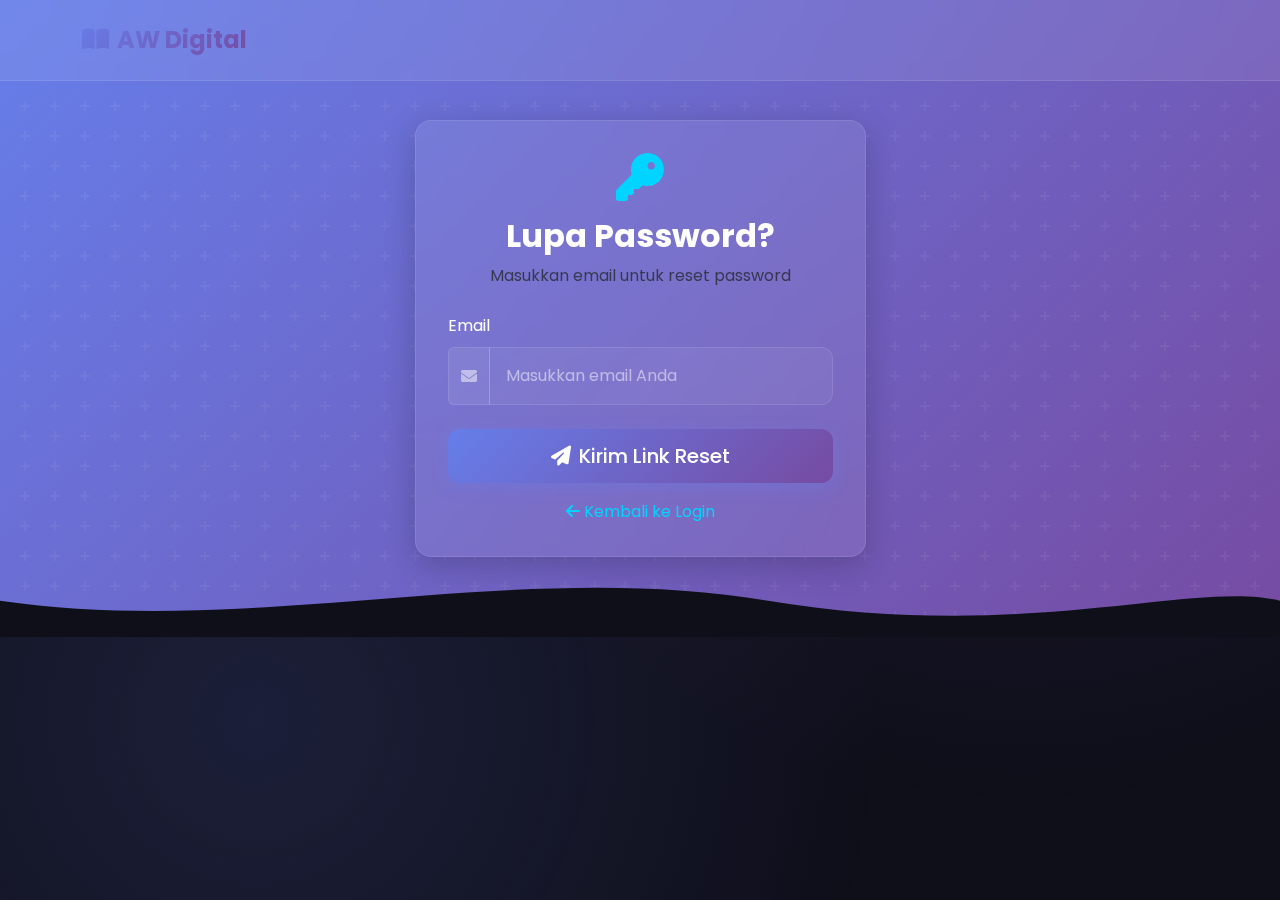
<file: forgot-password.html>
<!DOCTYPE html>
<html lang="id">

<head>
    <meta charset="UTF-8">
    <meta name="viewport" content="width=device-width, initial-scale=1.0">
    <meta name="description" content="AW Digital Guestbook - Reset Password">
    <title>Lupa Password | AW Digital Guestbook</title>

    <!-- Bootstrap 5.3 CSS -->
    <link href="https://cdn.jsdelivr.net/npm/bootstrap@5.3.2/dist/css/bootstrap.min.css" rel="stylesheet">
    <!-- Font Awesome 6 -->
    <link rel="stylesheet" href="https://cdnjs.cloudflare.com/ajax/libs/font-awesome/6.5.1/css/all.min.css">
    <!-- Google Fonts -->
    <link href="https://fonts.googleapis.com/css2?family=Poppins:wght@300;400;500;600;700&display=swap"
        rel="stylesheet">
    <!-- Custom CSS -->
    <link rel="stylesheet" href="css/style.css">
</head>

<body>
    <!-- Navbar -->
    <nav class="navbar navbar-expand-lg navbar-dark fixed-top glass-navbar">
        <div class="container">
            <a class="navbar-brand fw-bold" href="index.html">
                <i class="fas fa-book-open me-2"></i>AW Digital
            </a>
        </div>
    </nav>

    <!-- Hero Section -->
    <header class="hero-section hero-home">
        <div class="container">
            <div class="row justify-content-center">
                <div class="col-lg-5 col-md-7">
                    <div class="glass-card animate-fade-in">
                        <div class="text-center mb-4">
                            <i class="fas fa-key fa-3x mb-3" style="color: var(--accent-color);"></i>
                            <h2 class="fw-bold">Lupa Password?</h2>
                            <p class="text-muted">Masukkan email untuk reset password</p>
                        </div>

                        <!-- Request Form -->
                        <form id="requestForm">
                            <div class="mb-4">
                                <label class="form-label">Email</label>
                                <div class="input-group">
                                    <span class="input-group-text"
                                        style="background: var(--bg-glass); border-color: var(--border-color); color: var(--text-muted);">
                                        <i class="fas fa-envelope"></i>
                                    </span>
                                    <input type="email" class="form-control" id="email"
                                        placeholder="Masukkan email Anda" required>
                                </div>
                                <div class="invalid-feedback" id="emailError"></div>
                            </div>

                            <div class="d-grid gap-2 mb-3">
                                <button type="submit" class="btn btn-primary btn-lg" id="submitBtn">
                                    <span class="btn-text">
                                        <i class="fas fa-paper-plane me-2"></i>Kirim Link Reset
                                    </span>
                                    <span class="btn-loader d-none">
                                        <i class="fas fa-spinner fa-spin me-2"></i>Mengirim...
                                    </span>
                                </button>
                            </div>

                            <p class="text-center text-muted mb-0">
                                <a href="login.html" class="text-accent text-decoration-none">
                                    <i class="fas fa-arrow-left me-1"></i>Kembali ke Login
                                </a>
                            </p>
                        </form>

                        <!-- Success Message -->
                        <div id="successMessage" class="text-center d-none">
                            <i class="fas fa-check-circle fa-4x text-success mb-3"></i>
                            <h4>Email Terkirim!</h4>
                            <p class="text-muted">
                                Jika email Anda terdaftar, Anda akan menerima link untuk reset password.
                                Silakan periksa inbox Anda.
                            </p>
                            <p class="text-muted small">
                                <i class="fas fa-info-circle me-1"></i>
                                Untuk demo, token reset adalah: <code id="demoToken">-</code>
                            </p>
                            <a href="login.html" class="btn btn-outline-primary mt-3">
                                <i class="fas fa-arrow-left me-2"></i>Kembali ke Login
                            </a>
                        </div>
                    </div>
                </div>
            </div>
        </div>
        <div class="hero-wave">
            <svg viewBox="0 0 1440 120" preserveAspectRatio="none">
                <path d="M0,64 C288,120 576,0 864,64 C1152,128 1344,32 1440,64 L1440,120 L0,120 Z"
                    fill="var(--bg-dark)"></path>
            </svg>
        </div>
    </header>

    <!-- Toast Container -->
    <div class="toast-container position-fixed top-0 end-0 p-3"></div>

    <!-- Bootstrap JS -->
    <script src="https://cdn.jsdelivr.net/npm/bootstrap@5.3.2/dist/js/bootstrap.bundle.min.js"></script>

    <script>
        const API_BASE = 'api';

        document.getElementById('requestForm').addEventListener('submit', async (e) => {
            e.preventDefault();

            const email = document.getElementById('email').value.trim();
            const emailInput = document.getElementById('email');
            const errorDiv = document.getElementById('emailError');
            const btn = document.getElementById('submitBtn');

            // Clear previous errors
            emailInput.classList.remove('is-invalid');
            errorDiv.textContent = '';

            // Validate email
            const emailRegex = /^[^\s@]+@[^\s@]+\.[^\s@]+$/;
            if (!email) {
                emailInput.classList.add('is-invalid');
                errorDiv.textContent = 'Email harus diisi';
                return;
            }
            if (!emailRegex.test(email)) {
                emailInput.classList.add('is-invalid');
                errorDiv.textContent = 'Format email tidak valid';
                return;
            }

            // Show loading
            setLoading(btn, true);

            try {
                const response = await fetch(`${API_BASE}/auth.php?action=forgotPassword`, {
                    method: 'POST',
                    headers: { 'Content-Type': 'application/json' },
                    body: JSON.stringify({ email })
                });

                const data = await response.json();

                // Always show success (for security - don't reveal if email exists)
                document.getElementById('requestForm').classList.add('d-none');
                document.getElementById('successMessage').classList.remove('d-none');

                // For demo, show the token if returned
                if (data.demoToken) {
                    document.getElementById('demoToken').textContent = data.demoToken;
                }

            } catch (error) {
                console.error('Error:', error);
                showToast('Terjadi kesalahan', 'danger');
            } finally {
                setLoading(btn, false);
            }
        });

        function setLoading(btn, loading) {
            const btnText = btn.querySelector('.btn-text');
            const btnLoader = btn.querySelector('.btn-loader');
            btn.disabled = loading;
            btnText.classList.toggle('d-none', loading);
            btnLoader.classList.toggle('d-none', !loading);
        }

        function showToast(message, type = 'info') {
            const container = document.querySelector('.toast-container');
            const toast = document.createElement('div');
            toast.className = `toast show toast-${type}`;
            toast.innerHTML = `
                <div class="toast-header">
                    <i class="fas fa-${type === 'success' ? 'check-circle text-success' : 'exclamation-circle text-danger'} me-2"></i>
                    <strong class="me-auto">Notifikasi</strong>
                    <button type="button" class="btn-close btn-close-white" data-bs-dismiss="toast"></button>
                </div>
                <div class="toast-body">${message}</div>
            `;
            container.appendChild(toast);
            setTimeout(() => toast.remove(), 3000);
        }
    </script>
</body>

</html>
</file>
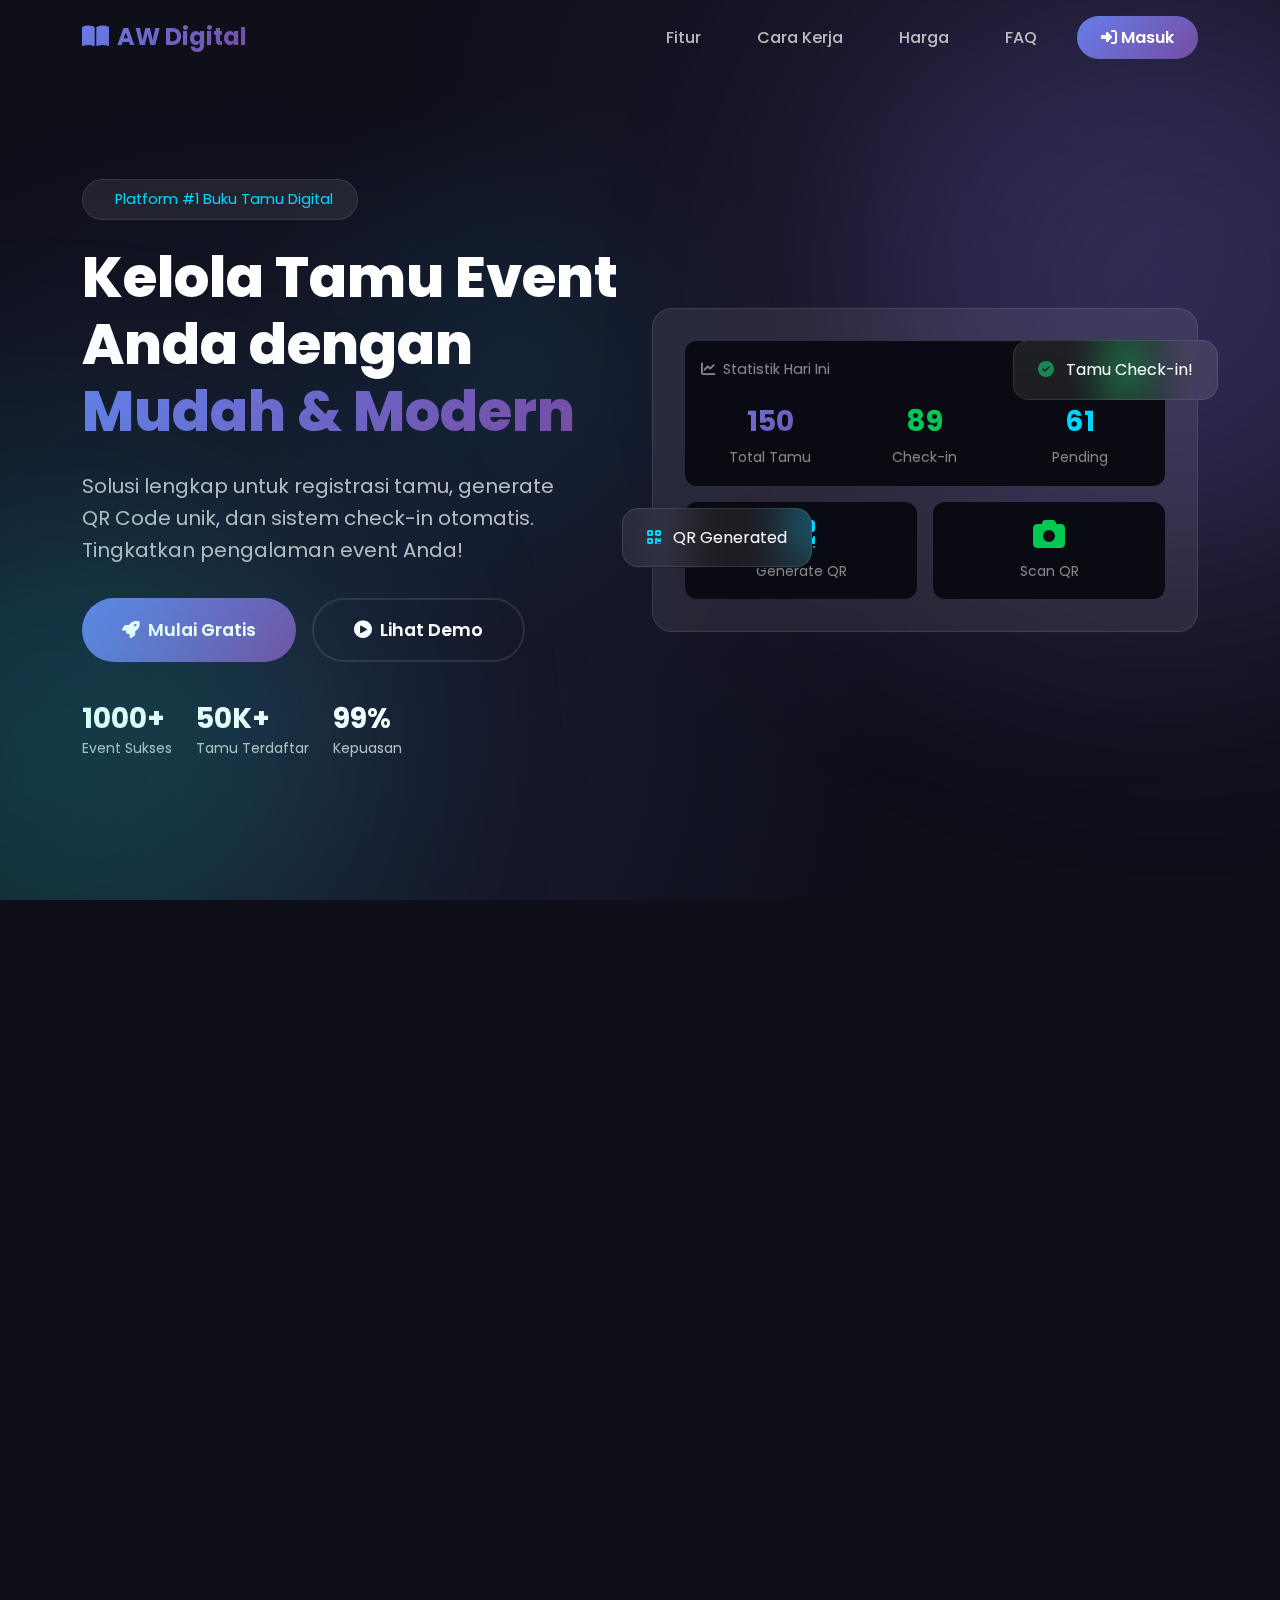
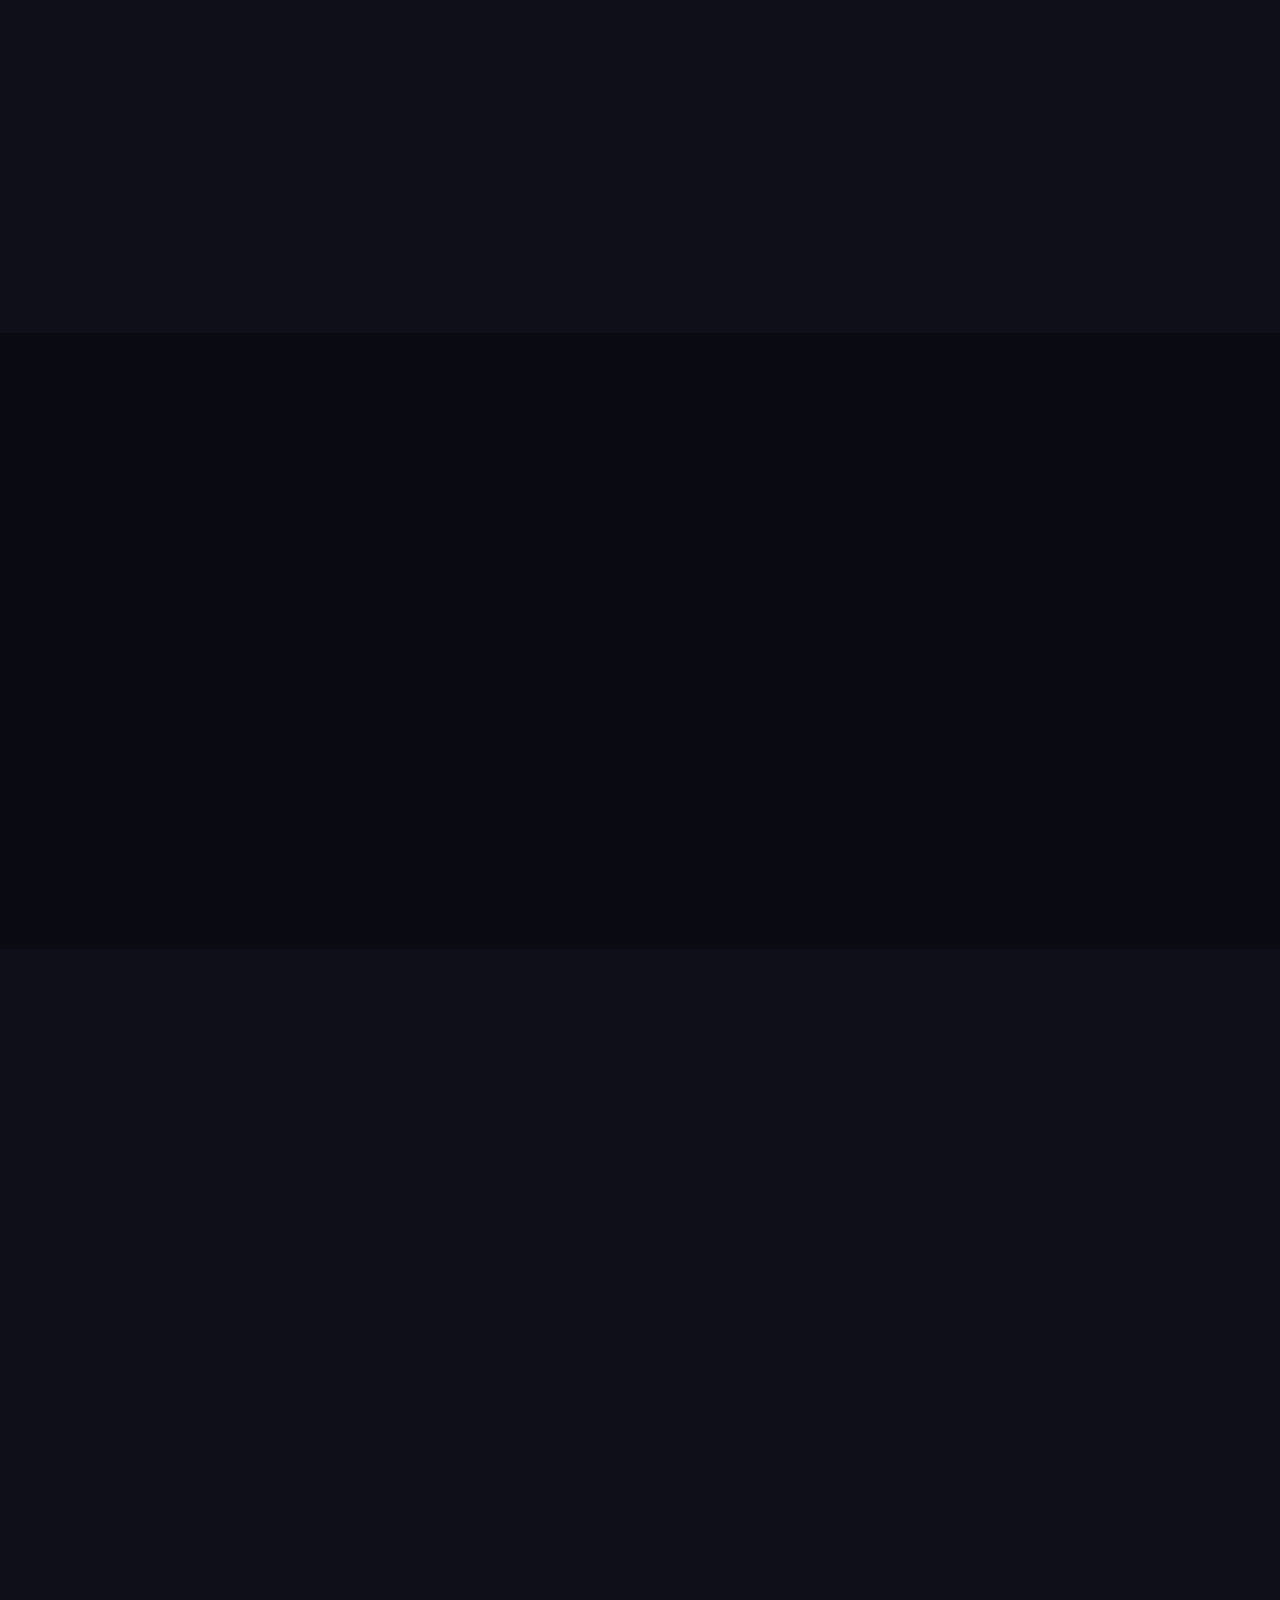
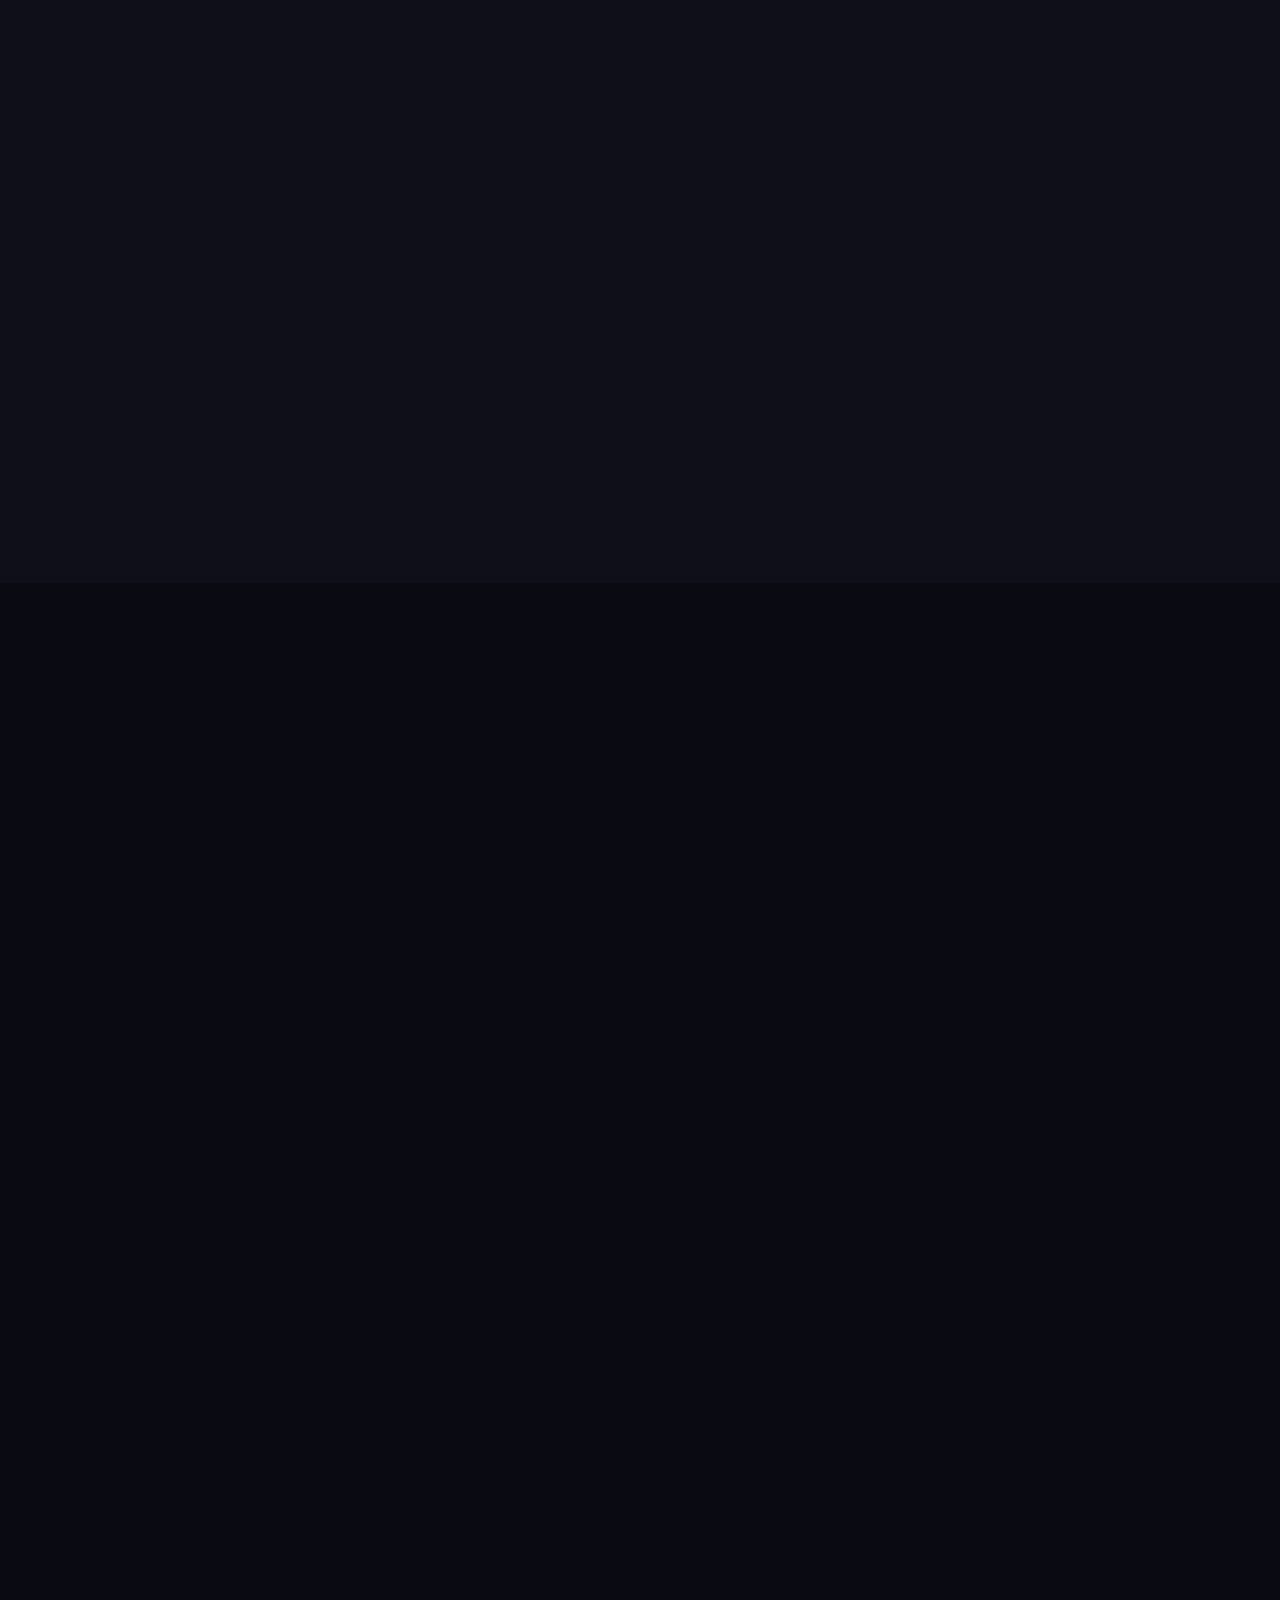
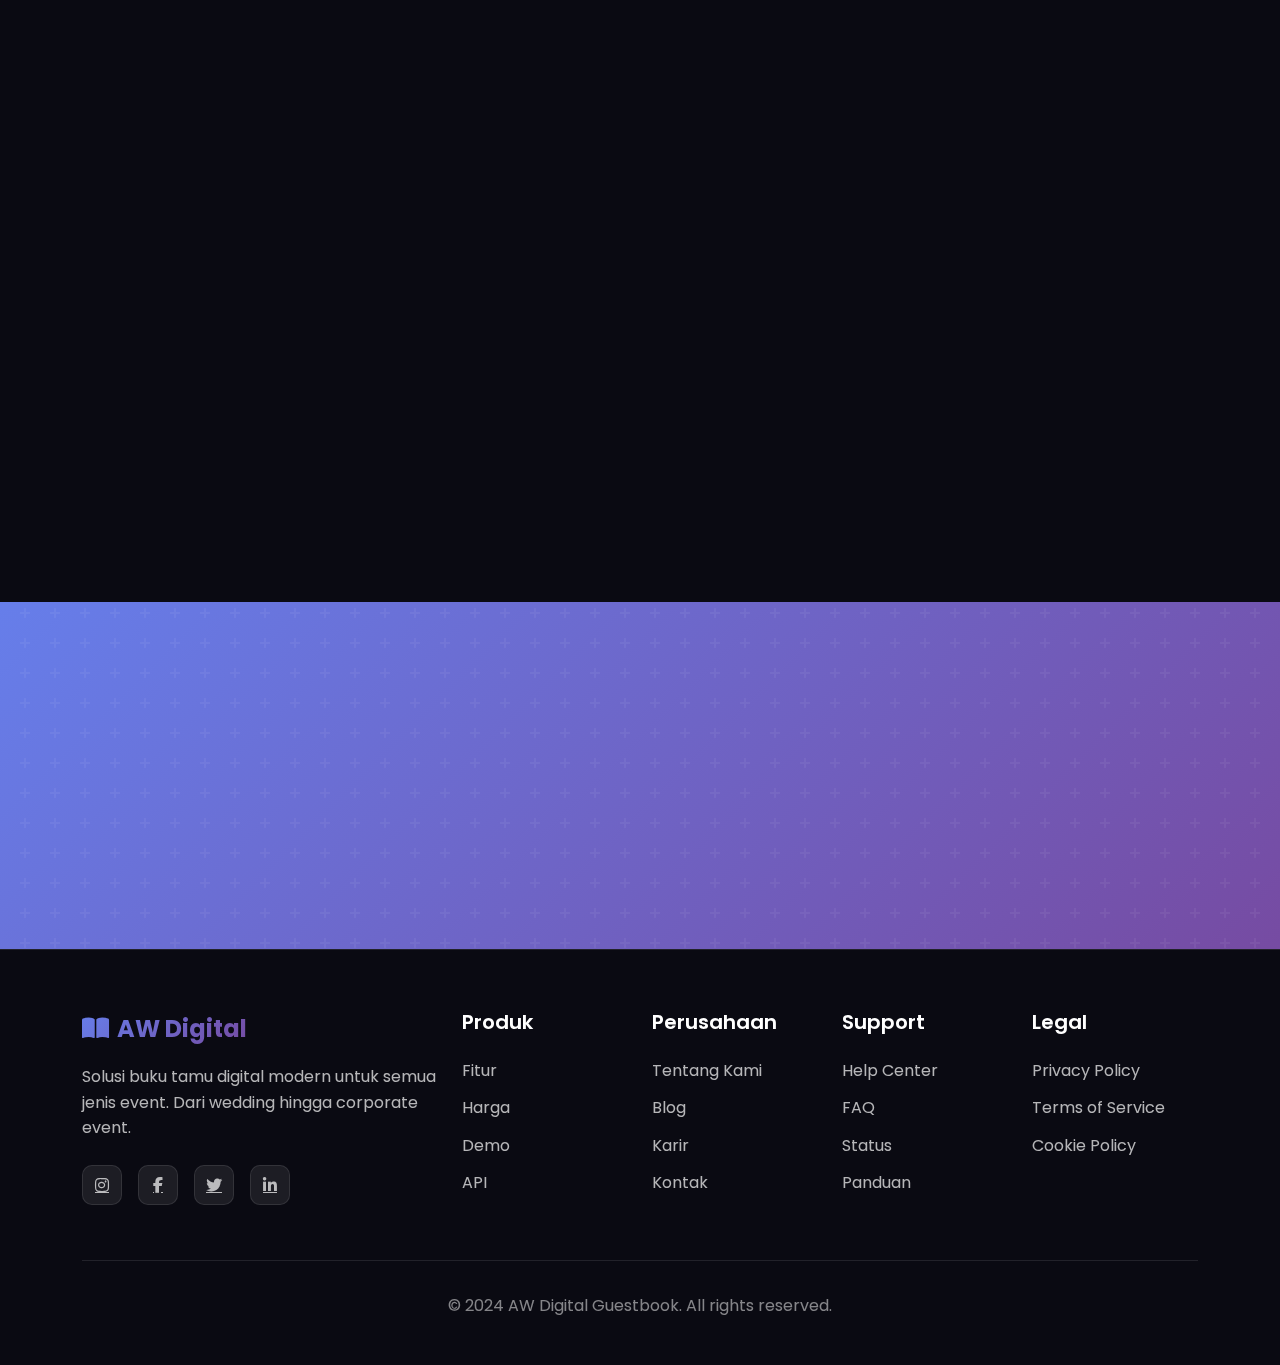
<file: landing.html>
<!DOCTYPE html>
<html lang="id">

<head>
    <meta charset="UTF-8">
    <meta name="viewport" content="width=device-width, initial-scale=1.0">
    <meta name="description"
        content="AW Digital Guestbook - Solusi Buku Tamu Digital Modern dengan QR Code untuk Event Anda">
    <meta name="keywords" content="buku tamu digital, guest book, qr code event, check-in system, event management">
    <title>AW Digital Guestbook - Solusi Buku Tamu Digital Modern</title>

    <!-- Bootstrap 5.3 CSS -->
    <link href="https://cdn.jsdelivr.net/npm/bootstrap@5.3.2/dist/css/bootstrap.min.css" rel="stylesheet">
    <!-- Font Awesome 6 -->
    <link rel="stylesheet" href="https://cdnjs.cloudflare.com/ajax/libs/font-awesome/6.5.1/css/all.min.css">
    <!-- Google Fonts -->
    <link href="https://fonts.googleapis.com/css2?family=Poppins:wght@300;400;500;600;700;800&display=swap"
        rel="stylesheet">
    <!-- AOS Animation -->
    <link href="https://unpkg.com/aos@2.3.1/dist/aos.css" rel="stylesheet">

    <style>
        /* ========================================
           CSS Variables & Root Styles
        ======================================== */
        :root {
            --primary-gradient: linear-gradient(135deg, #667eea 0%, #764ba2 100%);
            --secondary-gradient: linear-gradient(135deg, #f093fb 0%, #f5576c 100%);
            --accent-color: #00d4ff;
            --accent-gradient: linear-gradient(135deg, #00d4ff 0%, #00ff88 100%);
            --bg-dark: #0f0f1a;
            --bg-darker: #0a0a12;
            --bg-card: rgba(255, 255, 255, 0.05);
            --bg-glass: rgba(255, 255, 255, 0.08);
            --text-primary: #ffffff;
            --text-secondary: rgba(255, 255, 255, 0.7);
            --text-muted: rgba(255, 255, 255, 0.5);
            --border-color: rgba(255, 255, 255, 0.1);
            --shadow-color: rgba(0, 0, 0, 0.3);
            --success-color: #00c853;
            --warning-color: #ffc107;
            --danger-color: #ff5252;
            --font-family: 'Poppins', sans-serif;
            --transition-speed: 0.3s;
            --border-radius: 16px;
        }

        * {
            margin: 0;
            padding: 0;
            box-sizing: border-box;
        }

        html {
            scroll-behavior: smooth;
        }

        body {
            font-family: var(--font-family);
            background-color: var(--bg-dark);
            color: var(--text-primary);
            overflow-x: hidden;
            line-height: 1.6;
        }

        body::before {
            content: '';
            position: fixed;
            top: 0;
            left: 0;
            width: 100%;
            height: 100%;
            background:
                radial-gradient(circle at 20% 80%, rgba(102, 126, 234, 0.15) 0%, transparent 50%),
                radial-gradient(circle at 80% 20%, rgba(118, 75, 162, 0.15) 0%, transparent 50%),
                radial-gradient(circle at 40% 40%, rgba(0, 212, 255, 0.08) 0%, transparent 30%);
            pointer-events: none;
            z-index: -1;
        }

        /* ========================================
           Navbar
        ======================================== */
        .landing-navbar {
            position: fixed;
            top: 0;
            left: 0;
            right: 0;
            z-index: 1000;
            padding: 1rem 0;
            transition: all 0.3s ease;
        }

        .landing-navbar.scrolled {
            background: rgba(15, 15, 26, 0.95);
            backdrop-filter: blur(20px);
            box-shadow: 0 4px 30px var(--shadow-color);
        }

        .navbar-brand {
            font-size: 1.5rem;
            font-weight: 700;
            background: var(--primary-gradient);
            -webkit-background-clip: text;
            -webkit-text-fill-color: transparent;
            background-clip: text;
        }

        .nav-link {
            color: var(--text-secondary) !important;
            font-weight: 500;
            transition: all 0.3s ease;
            padding: 0.5rem 1rem !important;
        }

        .nav-link:hover {
            color: var(--text-primary) !important;
        }

        .btn-cta {
            background: var(--primary-gradient);
            color: white !important;
            padding: 0.6rem 1.5rem !important;
            border-radius: 50px;
            font-weight: 600;
            border: none;
            transition: all 0.3s ease;
        }

        .btn-cta:hover {
            transform: translateY(-2px);
            box-shadow: 0 8px 25px rgba(102, 126, 234, 0.5);
        }

        /* ========================================
           Hero Section
        ======================================== */
        .hero-landing {
            min-height: 100vh;
            display: flex;
            align-items: center;
            padding: 120px 0 80px;
            position: relative;
            overflow: hidden;
        }

        .hero-landing::before {
            content: '';
            position: absolute;
            top: 0;
            right: -200px;
            width: 600px;
            height: 600px;
            background: var(--primary-gradient);
            border-radius: 50%;
            filter: blur(150px);
            opacity: 0.3;
        }

        .hero-landing::after {
            content: '';
            position: absolute;
            bottom: -100px;
            left: -200px;
            width: 500px;
            height: 500px;
            background: var(--accent-gradient);
            border-radius: 50%;
            filter: blur(150px);
            opacity: 0.2;
        }

        .hero-badge {
            display: inline-block;
            background: var(--bg-glass);
            border: 1px solid var(--border-color);
            padding: 0.5rem 1.5rem;
            border-radius: 50px;
            font-size: 0.9rem;
            color: var(--accent-color);
            margin-bottom: 1.5rem;
        }

        .hero-title {
            font-size: 3.5rem;
            font-weight: 800;
            line-height: 1.2;
            margin-bottom: 1.5rem;
        }

        .hero-title span {
            background: var(--primary-gradient);
            -webkit-background-clip: text;
            -webkit-text-fill-color: transparent;
            background-clip: text;
        }

        .hero-subtitle {
            font-size: 1.25rem;
            color: var(--text-secondary);
            margin-bottom: 2rem;
            max-width: 500px;
        }

        .hero-buttons {
            display: flex;
            gap: 1rem;
            flex-wrap: wrap;
        }

        .btn-hero-primary {
            background: var(--primary-gradient);
            color: white;
            padding: 1rem 2.5rem;
            border-radius: 50px;
            font-weight: 600;
            font-size: 1.1rem;
            border: none;
            transition: all 0.3s ease;
            text-decoration: none;
            display: inline-flex;
            align-items: center;
            gap: 0.5rem;
        }

        .btn-hero-primary:hover {
            transform: translateY(-3px);
            box-shadow: 0 15px 40px rgba(102, 126, 234, 0.4);
            color: white;
        }

        .btn-hero-secondary {
            background: transparent;
            color: var(--text-primary);
            padding: 1rem 2.5rem;
            border-radius: 50px;
            font-weight: 600;
            font-size: 1.1rem;
            border: 2px solid var(--border-color);
            transition: all 0.3s ease;
            text-decoration: none;
            display: inline-flex;
            align-items: center;
            gap: 0.5rem;
        }

        .btn-hero-secondary:hover {
            background: var(--bg-glass);
            border-color: var(--text-secondary);
            color: white;
        }

        .hero-image {
            position: relative;
            z-index: 1;
        }

        .hero-mockup {
            width: 100%;
            max-width: 600px;
            border-radius: 20px;
            box-shadow: 0 30px 80px rgba(0, 0, 0, 0.5);
            border: 1px solid var(--border-color);
        }

        .floating-card {
            position: absolute;
            background: var(--bg-glass);
            backdrop-filter: blur(20px);
            border: 1px solid var(--border-color);
            border-radius: 16px;
            padding: 1rem 1.5rem;
            animation: float 3s ease-in-out infinite;
        }

        .floating-card.card-1 {
            top: 10%;
            right: -20px;
            animation-delay: 0s;
        }

        .floating-card.card-2 {
            bottom: 20%;
            left: -30px;
            animation-delay: 1s;
        }

        @keyframes float {

            0%,
            100% {
                transform: translateY(0);
            }

            50% {
                transform: translateY(-15px);
            }
        }

        /* ========================================
           Features Section
        ======================================== */
        .section {
            padding: 100px 0;
        }

        .section-header {
            text-align: center;
            margin-bottom: 4rem;
        }

        .section-badge {
            display: inline-block;
            background: var(--bg-glass);
            border: 1px solid var(--border-color);
            padding: 0.4rem 1.2rem;
            border-radius: 50px;
            font-size: 0.85rem;
            color: var(--accent-color);
            margin-bottom: 1rem;
            text-transform: uppercase;
            letter-spacing: 2px;
        }

        .section-title {
            font-size: 2.5rem;
            font-weight: 700;
            margin-bottom: 1rem;
        }

        .section-subtitle {
            color: var(--text-secondary);
            font-size: 1.1rem;
            max-width: 600px;
            margin: 0 auto;
        }

        .feature-card {
            background: var(--bg-glass);
            border: 1px solid var(--border-color);
            border-radius: 20px;
            padding: 2rem;
            height: 100%;
            transition: all 0.3s ease;
            position: relative;
            overflow: hidden;
        }

        .feature-card::before {
            content: '';
            position: absolute;
            top: 0;
            left: 0;
            right: 0;
            height: 3px;
            background: var(--primary-gradient);
            transform: scaleX(0);
            transition: transform 0.3s ease;
        }

        .feature-card:hover {
            transform: translateY(-10px);
            box-shadow: 0 20px 40px rgba(0, 0, 0, 0.3);
            border-color: rgba(255, 255, 255, 0.2);
        }

        .feature-card:hover::before {
            transform: scaleX(1);
        }

        .feature-icon {
            width: 70px;
            height: 70px;
            background: var(--primary-gradient);
            border-radius: 16px;
            display: flex;
            align-items: center;
            justify-content: center;
            font-size: 1.8rem;
            color: white;
            margin-bottom: 1.5rem;
        }

        .feature-title {
            font-size: 1.3rem;
            font-weight: 600;
            margin-bottom: 0.75rem;
        }

        .feature-text {
            color: var(--text-secondary);
            font-size: 0.95rem;
        }

        /* ========================================
           How It Works Section
        ======================================== */
        .steps-section {
            background: var(--bg-darker);
            position: relative;
        }

        .step-card {
            text-align: center;
            position: relative;
        }

        .step-number {
            width: 80px;
            height: 80px;
            background: var(--primary-gradient);
            border-radius: 50%;
            display: flex;
            align-items: center;
            justify-content: center;
            font-size: 2rem;
            font-weight: 800;
            color: white;
            margin: 0 auto 1.5rem;
            position: relative;
        }

        .step-connector {
            position: absolute;
            top: 40px;
            left: calc(50% + 50px);
            width: calc(100% - 100px);
            height: 2px;
            background: var(--border-color);
        }

        .step-connector::after {
            content: '';
            position: absolute;
            right: 0;
            top: -4px;
            width: 10px;
            height: 10px;
            border-right: 2px solid var(--accent-color);
            border-top: 2px solid var(--accent-color);
            transform: rotate(45deg);
        }

        .step-title {
            font-size: 1.3rem;
            font-weight: 600;
            margin-bottom: 0.75rem;
        }

        .step-text {
            color: var(--text-secondary);
        }

        /* ========================================
           Pricing Section
        ======================================== */
        .pricing-card {
            background: var(--bg-glass);
            border: 1px solid var(--border-color);
            border-radius: 24px;
            padding: 2.5rem;
            height: 100%;
            transition: all 0.3s ease;
            position: relative;
        }

        .pricing-card.featured {
            background: var(--primary-gradient);
            transform: scale(1.05);
        }

        .pricing-card:hover {
            transform: translateY(-10px);
            box-shadow: 0 30px 60px rgba(0, 0, 0, 0.3);
        }

        .pricing-card.featured:hover {
            transform: scale(1.05) translateY(-10px);
        }

        .pricing-badge {
            position: absolute;
            top: -12px;
            left: 50%;
            transform: translateX(-50%);
            background: var(--accent-gradient);
            color: #0a0a12;
            padding: 0.4rem 1.5rem;
            border-radius: 50px;
            font-size: 0.8rem;
            font-weight: 700;
            text-transform: uppercase;
        }

        .pricing-name {
            font-size: 1.5rem;
            font-weight: 600;
            margin-bottom: 0.5rem;
        }

        .pricing-desc {
            color: var(--text-secondary);
            font-size: 0.9rem;
            margin-bottom: 1.5rem;
        }

        .pricing-card.featured .pricing-desc {
            color: rgba(255, 255, 255, 0.8);
        }

        .pricing-price {
            font-size: 3rem;
            font-weight: 800;
            margin-bottom: 0.5rem;
        }

        .pricing-price span {
            font-size: 1rem;
            font-weight: 400;
            color: var(--text-secondary);
        }

        .pricing-card.featured .pricing-price span {
            color: rgba(255, 255, 255, 0.7);
        }

        .pricing-features {
            list-style: none;
            padding: 0;
            margin: 2rem 0;
        }

        .pricing-features li {
            padding: 0.75rem 0;
            border-bottom: 1px solid var(--border-color);
            display: flex;
            align-items: center;
            gap: 0.75rem;
        }

        .pricing-card.featured .pricing-features li {
            border-color: rgba(255, 255, 255, 0.2);
        }

        .pricing-features li:last-child {
            border-bottom: none;
        }

        .pricing-features li i {
            color: var(--success-color);
        }

        .pricing-features li.disabled {
            color: var(--text-muted);
        }

        .pricing-features li.disabled i {
            color: var(--text-muted);
        }

        .btn-pricing {
            width: 100%;
            padding: 1rem;
            border-radius: 12px;
            font-weight: 600;
            border: none;
            transition: all 0.3s ease;
        }

        .btn-pricing-outline {
            background: transparent;
            border: 2px solid var(--border-color);
            color: var(--text-primary);
        }

        .btn-pricing-outline:hover {
            background: var(--bg-glass);
            border-color: var(--accent-color);
            color: var(--text-primary);
        }

        .btn-pricing-solid {
            background: white;
            color: #667eea;
        }

        .btn-pricing-solid:hover {
            background: #f0f0f0;
            transform: translateY(-2px);
            color: #667eea;
        }

        /* ========================================
           Testimonials Section
        ======================================== */
        .testimonial-card {
            background: var(--bg-glass);
            border: 1px solid var(--border-color);
            border-radius: 20px;
            padding: 2rem;
            height: 100%;
        }

        .testimonial-text {
            font-size: 1.1rem;
            line-height: 1.8;
            color: var(--text-secondary);
            margin-bottom: 1.5rem;
            font-style: italic;
        }

        .testimonial-author {
            display: flex;
            align-items: center;
            gap: 1rem;
        }

        .testimonial-avatar {
            width: 50px;
            height: 50px;
            border-radius: 50%;
            background: var(--primary-gradient);
            display: flex;
            align-items: center;
            justify-content: center;
            font-weight: 700;
            font-size: 1.2rem;
        }

        .testimonial-name {
            font-weight: 600;
            margin-bottom: 0.2rem;
        }

        .testimonial-role {
            font-size: 0.85rem;
            color: var(--text-muted);
        }

        .testimonial-stars {
            color: #ffc107;
            margin-bottom: 1rem;
        }

        /* ========================================
           FAQ Section
        ======================================== */
        .faq-section {
            background: var(--bg-darker);
        }

        .accordion-item {
            background: var(--bg-glass);
            border: 1px solid var(--border-color) !important;
            border-radius: 16px !important;
            margin-bottom: 1rem;
            overflow: hidden;
        }

        .accordion-button {
            background: transparent;
            color: var(--text-primary);
            font-weight: 600;
            padding: 1.25rem 1.5rem;
            box-shadow: none !important;
        }

        .accordion-button:not(.collapsed) {
            background: var(--bg-glass);
            color: var(--accent-color);
        }

        .accordion-button::after {
            filter: invert(1);
        }

        .accordion-body {
            color: var(--text-secondary);
            padding: 0 1.5rem 1.25rem;
        }

        /* ========================================
           CTA Section
        ======================================== */
        .cta-section {
            background: var(--primary-gradient);
            padding: 80px 0;
            position: relative;
            overflow: hidden;
        }

        .cta-section::before {
            content: '';
            position: absolute;
            top: -50%;
            left: -50%;
            width: 200%;
            height: 200%;
            background: url("data:image/svg+xml,%3Csvg width='60' height='60' viewBox='0 0 60 60' xmlns='http://www.w3.org/2000/svg'%3E%3Cg fill='none' fill-rule='evenodd'%3E%3Cg fill='%23ffffff' fill-opacity='0.05'%3E%3Cpath d='M36 34v-4h-2v4h-4v2h4v4h2v-4h4v-2h-4zm0-30V0h-2v4h-4v2h4v4h2V6h4V4h-4zM6 34v-4H4v4H0v2h4v4h2v-4h4v-2H6zM6 4V0H4v4H0v2h4v4h2V6h4V4H6z'/%3E%3C/g%3E%3C/g%3E%3C/svg%3E");
            animation: bgMove 20s linear infinite;
        }

        @keyframes bgMove {
            0% {
                transform: translate(0, 0);
            }

            100% {
                transform: translate(30px, 30px);
            }
        }

        .cta-title {
            font-size: 2.5rem;
            font-weight: 700;
            margin-bottom: 1rem;
            position: relative;
        }

        .cta-text {
            font-size: 1.2rem;
            opacity: 0.9;
            margin-bottom: 2rem;
            position: relative;
        }

        .btn-cta-white {
            background: white;
            color: #667eea;
            padding: 1rem 2.5rem;
            border-radius: 50px;
            font-weight: 600;
            font-size: 1.1rem;
            border: none;
            transition: all 0.3s ease;
            text-decoration: none;
            display: inline-flex;
            align-items: center;
            gap: 0.5rem;
            position: relative;
        }

        .btn-cta-white:hover {
            transform: translateY(-3px);
            box-shadow: 0 15px 40px rgba(0, 0, 0, 0.2);
            color: #667eea;
        }

        /* ========================================
           Footer
        ======================================== */
        .landing-footer {
            background: var(--bg-darker);
            padding: 60px 0 30px;
            border-top: 1px solid var(--border-color);
        }

        .footer-brand {
            font-size: 1.5rem;
            font-weight: 700;
            background: var(--primary-gradient);
            -webkit-background-clip: text;
            -webkit-text-fill-color: transparent;
            background-clip: text;
            margin-bottom: 1rem;
            display: inline-block;
        }

        .footer-desc {
            color: var(--text-secondary);
            margin-bottom: 1.5rem;
        }

        .footer-title {
            font-weight: 600;
            margin-bottom: 1.5rem;
            color: var(--text-primary);
        }

        .footer-links {
            list-style: none;
            padding: 0;
        }

        .footer-links li {
            margin-bottom: 0.75rem;
        }

        .footer-links a {
            color: var(--text-secondary);
            text-decoration: none;
            transition: all 0.3s ease;
        }

        .footer-links a:hover {
            color: var(--accent-color);
        }

        .footer-social {
            display: flex;
            gap: 1rem;
        }

        .footer-social a {
            width: 40px;
            height: 40px;
            background: var(--bg-glass);
            border: 1px solid var(--border-color);
            border-radius: 10px;
            display: flex;
            align-items: center;
            justify-content: center;
            color: var(--text-secondary);
            transition: all 0.3s ease;
        }

        .footer-social a:hover {
            background: var(--primary-gradient);
            border-color: transparent;
            color: white;
            transform: translateY(-3px);
        }

        .footer-bottom {
            margin-top: 3rem;
            padding-top: 2rem;
            border-top: 1px solid var(--border-color);
            text-align: center;
            color: var(--text-muted);
        }

        /* ========================================
           Responsive
        ======================================== */
        @media (max-width: 991.98px) {
            .hero-title {
                font-size: 2.5rem;
            }

            .hero-image {
                margin-top: 3rem;
            }

            .floating-card {
                display: none;
            }

            .step-connector {
                display: none;
            }

            .pricing-card.featured {
                transform: scale(1);
            }

            .pricing-card.featured:hover {
                transform: translateY(-10px);
            }
        }

        @media (max-width: 767.98px) {
            .hero-title {
                font-size: 2rem;
            }

            .hero-buttons {
                flex-direction: column;
            }

            .section-title {
                font-size: 2rem;
            }

            .cta-title {
                font-size: 1.8rem;
            }
        }
    </style>
</head>

<body>
    <!-- Navbar -->
    <nav class="landing-navbar" id="mainNav">
        <div class="container">
            <div class="d-flex justify-content-between align-items-center">
                <a class="navbar-brand" href="#">
                    <i class="fas fa-book-open me-2"></i>AW Digital
                </a>
                <div class="d-none d-lg-flex align-items-center gap-4">
                    <a href="#features" class="nav-link">Fitur</a>
                    <a href="#how-it-works" class="nav-link">Cara Kerja</a>
                    <a href="#pricing" class="nav-link">Harga</a>
                    <a href="#faq" class="nav-link">FAQ</a>
                    <a href="login.html" class="btn btn-cta">
                        <i class="fas fa-sign-in-alt me-1"></i>Masuk
                    </a>
                </div>
                <button class="navbar-toggler d-lg-none" type="button" onclick="toggleMobileMenu()">
                    <i class="fas fa-bars" style="color: var(--text-primary); font-size: 1.5rem;"></i>
                </button>
            </div>
        </div>
    </nav>

    <!-- Mobile Menu -->
    <div class="mobile-menu d-none" id="mobileMenu"
        style="position: fixed; top: 70px; left: 0; right: 0; background: var(--bg-darker); padding: 1rem; z-index: 999; border-bottom: 1px solid var(--border-color);">
        <a href="#features" class="d-block py-2 text-decoration-none" style="color: var(--text-secondary);">Fitur</a>
        <a href="#how-it-works" class="d-block py-2 text-decoration-none" style="color: var(--text-secondary);">Cara
            Kerja</a>
        <a href="#pricing" class="d-block py-2 text-decoration-none" style="color: var(--text-secondary);">Harga</a>
        <a href="#faq" class="d-block py-2 text-decoration-none" style="color: var(--text-secondary);">FAQ</a>
        <a href="login.html" class="btn btn-cta w-100 mt-2">Masuk</a>
    </div>

    <!-- Hero Section -->
    <section class="hero-landing">
        <div class="container">
            <div class="row align-items-center">
                <div class="col-lg-6" data-aos="fade-right">
                    <span class="hero-badge">
                        <i class="fas fa-sparkles me-2"></i>Platform #1 Buku Tamu Digital
                    </span>
                    <h1 class="hero-title">
                        Kelola Tamu Event Anda dengan <span>Mudah & Modern</span>
                    </h1>
                    <p class="hero-subtitle">
                        Solusi lengkap untuk registrasi tamu, generate QR Code unik, dan sistem check-in otomatis.
                        Tingkatkan pengalaman event Anda!
                    </p>
                    <div class="hero-buttons">
                        <a href="register.html" class="btn-hero-primary">
                            <i class="fas fa-rocket"></i>Mulai Gratis
                        </a>
                        <a href="#features" class="btn-hero-secondary">
                            <i class="fas fa-play-circle"></i>Lihat Demo
                        </a>
                    </div>

                    <!-- Stats -->
                    <div class="d-flex gap-4 mt-4 pt-3">
                        <div>
                            <h3 class="mb-0" style="font-weight: 700;">1000+</h3>
                            <small style="color: var(--text-secondary);">Event Sukses</small>
                        </div>
                        <div>
                            <h3 class="mb-0" style="font-weight: 700;">50K+</h3>
                            <small style="color: var(--text-secondary);">Tamu Terdaftar</small>
                        </div>
                        <div>
                            <h3 class="mb-0" style="font-weight: 700;">99%</h3>
                            <small style="color: var(--text-secondary);">Kepuasan</small>
                        </div>
                    </div>
                </div>
                <div class="col-lg-6" data-aos="fade-left">
                    <div class="hero-image">
                        <!-- Dashboard Preview -->
                        <div
                            style="background: var(--bg-glass); border: 1px solid var(--border-color); border-radius: 20px; padding: 2rem; backdrop-filter: blur(20px);">
                            <div
                                style="background: var(--bg-darker); border-radius: 12px; padding: 1rem; margin-bottom: 1rem;">
                                <div class="d-flex justify-content-between align-items-center mb-3">
                                    <span style="color: var(--text-muted); font-size: 0.9rem;"><i
                                            class="fas fa-chart-line me-2"></i>Statistik Hari Ini</span>
                                    <span
                                        style="background: var(--success-color); color: white; padding: 0.2rem 0.8rem; border-radius: 50px; font-size: 0.75rem;">Live</span>
                                </div>
                                <div class="row text-center g-3">
                                    <div class="col-4">
                                        <div
                                            style="font-size: 1.8rem; font-weight: 700; background: var(--primary-gradient); -webkit-background-clip: text; -webkit-text-fill-color: transparent;">
                                            150</div>
                                        <small style="color: var(--text-muted);">Total Tamu</small>
                                    </div>
                                    <div class="col-4">
                                        <div style="font-size: 1.8rem; font-weight: 700; color: var(--success-color);">
                                            89</div>
                                        <small style="color: var(--text-muted);">Check-in</small>
                                    </div>
                                    <div class="col-4">
                                        <div style="font-size: 1.8rem; font-weight: 700; color: var(--accent-color);">61
                                        </div>
                                        <small style="color: var(--text-muted);">Pending</small>
                                    </div>
                                </div>
                            </div>
                            <div style="display: flex; gap: 1rem;">
                                <div
                                    style="flex: 1; background: var(--bg-darker); border-radius: 12px; padding: 1rem; text-align: center;">
                                    <i class="fas fa-qrcode"
                                        style="font-size: 2rem; color: var(--accent-color); margin-bottom: 0.5rem; display: block;"></i>
                                    <small style="color: var(--text-muted);">Generate QR</small>
                                </div>
                                <div
                                    style="flex: 1; background: var(--bg-darker); border-radius: 12px; padding: 1rem; text-align: center;">
                                    <i class="fas fa-camera"
                                        style="font-size: 2rem; color: var(--success-color); margin-bottom: 0.5rem; display: block;"></i>
                                    <small style="color: var(--text-muted);">Scan QR</small>
                                </div>
                            </div>
                        </div>

                        <!-- Floating Cards -->
                        <div class="floating-card card-1">
                            <i class="fas fa-check-circle text-success me-2"></i>
                            <span>Tamu Check-in!</span>
                        </div>
                        <div class="floating-card card-2">
                            <i class="fas fa-qrcode me-2" style="color: var(--accent-color);"></i>
                            <span>QR Generated</span>
                        </div>
                    </div>
                </div>
            </div>
        </div>
    </section>

    <!-- Features Section -->
    <section class="section" id="features">
        <div class="container">
            <div class="section-header" data-aos="fade-up">
                <span class="section-badge">Fitur Unggulan</span>
                <h2 class="section-title">Semua yang Anda Butuhkan</h2>
                <p class="section-subtitle">
                    Fitur lengkap untuk mengelola tamu event Anda dengan profesional dan efisien
                </p>
            </div>

            <div class="row g-4">
                <div class="col-md-6 col-lg-4" data-aos="fade-up" data-aos-delay="100">
                    <div class="feature-card">
                        <div class="feature-icon">
                            <i class="fas fa-qrcode"></i>
                        </div>
                        <h4 class="feature-title">QR Code Unik</h4>
                        <p class="feature-text">
                            Setiap tamu mendapatkan QR Code unik yang dapat di-download dan dibagikan melalui WhatsApp.
                        </p>
                    </div>
                </div>

                <div class="col-md-6 col-lg-4" data-aos="fade-up" data-aos-delay="200">
                    <div class="feature-card">
                        <div class="feature-icon" style="background: var(--secondary-gradient);">
                            <i class="fas fa-camera"></i>
                        </div>
                        <h4 class="feature-title">Scanner Terintegrasi</h4>
                        <p class="feature-text">
                            Scan QR Code tamu langsung dari browser. Tidak perlu aplikasi tambahan untuk check-in.
                        </p>
                    </div>
                </div>

                <div class="col-md-6 col-lg-4" data-aos="fade-up" data-aos-delay="300">
                    <div class="feature-card">
                        <div class="feature-icon" style="background: var(--accent-gradient);">
                            <i class="fas fa-calendar-alt"></i>
                        </div>
                        <h4 class="feature-title">Multi Event</h4>
                        <p class="feature-text">
                            Kelola banyak event dalam satu dashboard. Pisahkan data tamu untuk setiap acara.
                        </p>
                    </div>
                </div>

                <div class="col-md-6 col-lg-4" data-aos="fade-up" data-aos-delay="400">
                    <div class="feature-card">
                        <div class="feature-icon"
                            style="background: linear-gradient(135deg, #f5af19 0%, #f12711 100%);">
                            <i class="fas fa-users-cog"></i>
                        </div>
                        <h4 class="feature-title">Kelola Tamu</h4>
                        <p class="feature-text">
                            CRUD lengkap untuk menambah, edit, hapus, dan mencari data tamu dengan mudah.
                        </p>
                    </div>
                </div>

                <div class="col-md-6 col-lg-4" data-aos="fade-up" data-aos-delay="500">
                    <div class="feature-card">
                        <div class="feature-icon"
                            style="background: linear-gradient(135deg, #11998e 0%, #38ef7d 100%);">
                            <i class="fas fa-chart-bar"></i>
                        </div>
                        <h4 class="feature-title">Laporan & Statistik</h4>
                        <p class="feature-text">
                            Dashboard real-time dengan statistik kehadiran, grafik, dan export data.
                        </p>
                    </div>
                </div>

                <div class="col-md-6 col-lg-4" data-aos="fade-up" data-aos-delay="600">
                    <div class="feature-card">
                        <div class="feature-icon"
                            style="background: linear-gradient(135deg, #4568dc 0%, #b06ab3 100%);">
                            <i class="fas fa-mobile-alt"></i>
                        </div>
                        <h4 class="feature-title">Responsive Design</h4>
                        <p class="feature-text">
                            Akses dari mana saja. Desktop, tablet, atau smartphone - semua berjalan sempurna.
                        </p>
                    </div>
                </div>
            </div>
        </div>
    </section>

    <!-- How It Works Section -->
    <section class="section steps-section" id="how-it-works">
        <div class="container">
            <div class="section-header" data-aos="fade-up">
                <span class="section-badge">Cara Kerja</span>
                <h2 class="section-title">3 Langkah Mudah</h2>
                <p class="section-subtitle">
                    Mulai gunakan dalam hitungan menit, tanpa perlu keahlian teknis
                </p>
            </div>

            <div class="row g-4">
                <div class="col-md-4" data-aos="fade-up" data-aos-delay="100">
                    <div class="step-card">
                        <div class="step-number">1</div>
                        <div class="step-connector d-none d-md-block"></div>
                        <h4 class="step-title">Daftar & Buat Event</h4>
                        <p class="step-text">
                            Daftar gratis dan buat event pertama Anda dalam hitungan detik.
                        </p>
                    </div>
                </div>

                <div class="col-md-4" data-aos="fade-up" data-aos-delay="200">
                    <div class="step-card">
                        <div class="step-number">2</div>
                        <div class="step-connector d-none d-md-block"></div>
                        <h4 class="step-title">Input Tamu</h4>
                        <p class="step-text">
                            Tambahkan data tamu dan QR Code unik akan otomatis ter-generate.
                        </p>
                    </div>
                </div>

                <div class="col-md-4" data-aos="fade-up" data-aos-delay="300">
                    <div class="step-card">
                        <div class="step-number">3</div>
                        <h4 class="step-title">Scan & Check-in</h4>
                        <p class="step-text">
                            Di hari H, scan QR Code tamu untuk check-in otomatis. Selesai!
                        </p>
                    </div>
                </div>
            </div>
        </div>
    </section>

    <!-- Pricing Section -->
    <section class="section" id="pricing">
        <div class="container">
            <div class="section-header" data-aos="fade-up">
                <span class="section-badge">Harga</span>
                <h2 class="section-title">Pilih Paket Anda</h2>
                <p class="section-subtitle">
                    Harga transparan tanpa biaya tersembunyi. Mulai gratis, upgrade kapan saja.
                </p>
            </div>

            <div class="row g-4 justify-content-center">
                <div class="col-lg-4" data-aos="fade-up" data-aos-delay="100">
                    <div class="pricing-card">
                        <h3 class="pricing-name">Starter</h3>
                        <p class="pricing-desc">Untuk event kecil dan personal</p>
                        <div class="pricing-price">
                            Gratis
                            <span>/ selamanya</span>
                        </div>
                        <ul class="pricing-features">
                            <li><i class="fas fa-check"></i> 1 Event Aktif</li>
                            <li><i class="fas fa-check"></i> Maksimal 50 Tamu</li>
                            <li><i class="fas fa-check"></i> QR Code Generator</li>
                            <li><i class="fas fa-check"></i> QR Code Scanner</li>
                            <li><i class="fas fa-check"></i> Dashboard Statistik</li>
                            <li class="disabled"><i class="fas fa-times"></i> Export Data</li>
                            <li class="disabled"><i class="fas fa-times"></i> Priority Support</li>
                        </ul>
                        <a href="register.html" class="btn btn-pricing btn-pricing-outline">
                            Mulai Gratis
                        </a>
                    </div>
                </div>

                <div class="col-lg-4" data-aos="fade-up" data-aos-delay="200">
                    <div class="pricing-card featured">
                        <span class="pricing-badge">Populer</span>
                        <h3 class="pricing-name">Pro</h3>
                        <p class="pricing-desc">Untuk event profesional</p>
                        <div class="pricing-price">
                            Rp 99K
                            <span>/ bulan</span>
                        </div>
                        <ul class="pricing-features">
                            <li><i class="fas fa-check"></i> 5 Event Aktif</li>
                            <li><i class="fas fa-check"></i> 500 Tamu per Event</li>
                            <li><i class="fas fa-check"></i> Semua Fitur Starter</li>
                            <li><i class="fas fa-check"></i> Export Excel & PDF</li>
                            <li><i class="fas fa-check"></i> Custom Branding</li>
                            <li><i class="fas fa-check"></i> Email Support</li>
                            <li class="disabled"><i class="fas fa-times"></i> Dedicated Support</li>
                        </ul>
                        <a href="register.html" class="btn btn-pricing btn-pricing-solid">
                            Pilih Pro
                        </a>
                    </div>
                </div>

                <div class="col-lg-4" data-aos="fade-up" data-aos-delay="300">
                    <div class="pricing-card">
                        <h3 class="pricing-name">Enterprise</h3>
                        <p class="pricing-desc">Untuk bisnis & EO besar</p>
                        <div class="pricing-price">
                            Custom
                            <span>/ hubungi kami</span>
                        </div>
                        <ul class="pricing-features">
                            <li><i class="fas fa-check"></i> Unlimited Event</li>
                            <li><i class="fas fa-check"></i> Unlimited Tamu</li>
                            <li><i class="fas fa-check"></i> Semua Fitur Pro</li>
                            <li><i class="fas fa-check"></i> API Access</li>
                            <li><i class="fas fa-check"></i> White Label</li>
                            <li><i class="fas fa-check"></i> Dedicated Support</li>
                            <li><i class="fas fa-check"></i> SLA Guarantee</li>
                        </ul>
                        <a href="mailto:sales@awdigital.com" class="btn btn-pricing btn-pricing-outline">
                            Hubungi Sales
                        </a>
                    </div>
                </div>
            </div>
        </div>
    </section>

    <!-- Testimonials Section -->
    <section class="section" style="background: var(--bg-darker);">
        <div class="container">
            <div class="section-header" data-aos="fade-up">
                <span class="section-badge">Testimoni</span>
                <h2 class="section-title">Apa Kata Mereka?</h2>
                <p class="section-subtitle">
                    Dipercaya oleh ratusan event organizer di seluruh Indonesia
                </p>
            </div>

            <div class="row g-4">
                <div class="col-md-4" data-aos="fade-up" data-aos-delay="100">
                    <div class="testimonial-card">
                        <div class="testimonial-stars">
                            <i class="fas fa-star"></i>
                            <i class="fas fa-star"></i>
                            <i class="fas fa-star"></i>
                            <i class="fas fa-star"></i>
                            <i class="fas fa-star"></i>
                        </div>
                        <p class="testimonial-text">
                            "Sangat membantu untuk wedding kami. Tamu bisa check-in dengan cepat tanpa antri panjang.
                            Highly recommended!"
                        </p>
                        <div class="testimonial-author">
                            <div class="testimonial-avatar">AS</div>
                            <div>
                                <div class="testimonial-name">Andi Setiawan</div>
                                <div class="testimonial-role">Wedding Organizer</div>
                            </div>
                        </div>
                    </div>
                </div>

                <div class="col-md-4" data-aos="fade-up" data-aos-delay="200">
                    <div class="testimonial-card">
                        <div class="testimonial-stars">
                            <i class="fas fa-star"></i>
                            <i class="fas fa-star"></i>
                            <i class="fas fa-star"></i>
                            <i class="fas fa-star"></i>
                            <i class="fas fa-star"></i>
                        </div>
                        <p class="testimonial-text">
                            "Dashboard yang intuitif dan fitur export sangat berguna untuk reporting ke klien. Worth
                            every penny!"
                        </p>
                        <div class="testimonial-author">
                            <div class="testimonial-avatar">SR</div>
                            <div>
                                <div class="testimonial-name">Siti Rahayu</div>
                                <div class="testimonial-role">Event Planner</div>
                            </div>
                        </div>
                    </div>
                </div>

                <div class="col-md-4" data-aos="fade-up" data-aos-delay="300">
                    <div class="testimonial-card">
                        <div class="testimonial-stars">
                            <i class="fas fa-star"></i>
                            <i class="fas fa-star"></i>
                            <i class="fas fa-star"></i>
                            <i class="fas fa-star"></i>
                            <i class="fas fa-star-half-alt"></i>
                        </div>
                        <p class="testimonial-text">
                            "Kami menggunakan untuk seminar dan conference. Proses check-in jadi lebih cepat 3x lipat!"
                        </p>
                        <div class="testimonial-author">
                            <div class="testimonial-avatar">BW</div>
                            <div>
                                <div class="testimonial-name">Budi Wijaya</div>
                                <div class="testimonial-role">Corporate Event Manager</div>
                            </div>
                        </div>
                    </div>
                </div>
            </div>
        </div>
    </section>

    <!-- FAQ Section -->
    <section class="section faq-section" id="faq">
        <div class="container">
            <div class="section-header" data-aos="fade-up">
                <span class="section-badge">FAQ</span>
                <h2 class="section-title">Pertanyaan Umum</h2>
                <p class="section-subtitle">
                    Jawaban untuk pertanyaan yang sering diajukan
                </p>
            </div>

            <div class="row justify-content-center">
                <div class="col-lg-8" data-aos="fade-up">
                    <div class="accordion" id="faqAccordion">
                        <div class="accordion-item">
                            <h2 class="accordion-header">
                                <button class="accordion-button" type="button" data-bs-toggle="collapse"
                                    data-bs-target="#faq1">
                                    Apakah ada masa trial untuk paket berbayar?
                                </button>
                            </h2>
                            <div id="faq1" class="accordion-collapse collapse show" data-bs-parent="#faqAccordion">
                                <div class="accordion-body">
                                    Ya! Anda bisa mencoba paket Pro gratis selama 14 hari tanpa kartu kredit. Setelah
                                    trial berakhir, Anda bisa memilih untuk upgrade atau tetap di paket Starter gratis.
                                </div>
                            </div>
                        </div>

                        <div class="accordion-item">
                            <h2 class="accordion-header">
                                <button class="accordion-button collapsed" type="button" data-bs-toggle="collapse"
                                    data-bs-target="#faq2">
                                    Bagaimana cara tamu mendapatkan QR Code?
                                </button>
                            </h2>
                            <div id="faq2" class="accordion-collapse collapse" data-bs-parent="#faqAccordion">
                                <div class="accordion-body">
                                    Setelah Anda menambahkan data tamu, sistem akan otomatis generate QR Code unik. Anda
                                    bisa download QR Code tersebut dan kirim ke tamu melalui WhatsApp, Email, atau cetak
                                    langsung.
                                </div>
                            </div>
                        </div>

                        <div class="accordion-item">
                            <h2 class="accordion-header">
                                <button class="accordion-button collapsed" type="button" data-bs-toggle="collapse"
                                    data-bs-target="#faq3">
                                    Apakah bisa digunakan offline?
                                </button>
                            </h2>
                            <div id="faq3" class="accordion-collapse collapse" data-bs-parent="#faqAccordion">
                                <div class="accordion-body">
                                    Saat ini aplikasi membutuhkan koneksi internet untuk sinkronisasi data. Namun, Anda
                                    bisa menggunakan mode kiosk yang tetap berfungsi dengan koneksi minimal. Untuk venue
                                    tanpa internet, hubungi tim kami untuk solusi on-premise.
                                </div>
                            </div>
                        </div>

                        <div class="accordion-item">
                            <h2 class="accordion-header">
                                <button class="accordion-button collapsed" type="button" data-bs-toggle="collapse"
                                    data-bs-target="#faq4">
                                    Berapa banyak user yang bisa mengakses?
                                </button>
                            </h2>
                            <div id="faq4" class="accordion-collapse collapse" data-bs-parent="#faqAccordion">
                                <div class="accordion-body">
                                    Paket Starter dan Pro mendukung 1 admin user. Untuk paket Enterprise, Anda bisa
                                    menambahkan unlimited user dengan berbagai role (Admin, Operator). Cocok untuk tim
                                    besar.
                                </div>
                            </div>
                        </div>

                        <div class="accordion-item">
                            <h2 class="accordion-header">
                                <button class="accordion-button collapsed" type="button" data-bs-toggle="collapse"
                                    data-bs-target="#faq5">
                                    Bagaimana keamanan data tamu?
                                </button>
                            </h2>
                            <div id="faq5" class="accordion-collapse collapse" data-bs-parent="#faqAccordion">
                                <div class="accordion-body">
                                    Keamanan data adalah prioritas kami. Semua data dienkripsi dengan standar SSL/TLS.
                                    Server kami berlokasi di data center tier-3 dengan backup harian. Kami juga mematuhi
                                    regulasi perlindungan data pribadi.
                                </div>
                            </div>
                        </div>
                    </div>
                </div>
            </div>
        </div>
    </section>

    <!-- CTA Section -->
    <section class="cta-section">
        <div class="container text-center">
            <h2 class="cta-title" data-aos="fade-up">Siap Memulai?</h2>
            <p class="cta-text" data-aos="fade-up" data-aos-delay="100">
                Daftar sekarang dan buat event pertama Anda dalam 2 menit. Gratis!
            </p>
            <a href="register.html" class="btn-cta-white" data-aos="fade-up" data-aos-delay="200">
                <i class="fas fa-rocket"></i>Daftar Gratis Sekarang
            </a>
        </div>
    </section>

    <!-- Footer -->
    <footer class="landing-footer">
        <div class="container">
            <div class="row g-4">
                <div class="col-lg-4">
                    <a class="footer-brand" href="#">
                        <i class="fas fa-book-open me-2"></i>AW Digital
                    </a>
                    <p class="footer-desc">
                        Solusi buku tamu digital modern untuk semua jenis event. Dari wedding hingga corporate event.
                    </p>
                    <div class="footer-social">
                        <a href="#"><i class="fab fa-instagram"></i></a>
                        <a href="#"><i class="fab fa-facebook-f"></i></a>
                        <a href="#"><i class="fab fa-twitter"></i></a>
                        <a href="#"><i class="fab fa-linkedin-in"></i></a>
                    </div>
                </div>

                <div class="col-6 col-lg-2">
                    <h5 class="footer-title">Produk</h5>
                    <ul class="footer-links">
                        <li><a href="#features">Fitur</a></li>
                        <li><a href="#pricing">Harga</a></li>
                        <li><a href="#">Demo</a></li>
                        <li><a href="#">API</a></li>
                    </ul>
                </div>

                <div class="col-6 col-lg-2">
                    <h5 class="footer-title">Perusahaan</h5>
                    <ul class="footer-links">
                        <li><a href="#">Tentang Kami</a></li>
                        <li><a href="#">Blog</a></li>
                        <li><a href="#">Karir</a></li>
                        <li><a href="#">Kontak</a></li>
                    </ul>
                </div>

                <div class="col-6 col-lg-2">
                    <h5 class="footer-title">Support</h5>
                    <ul class="footer-links">
                        <li><a href="#">Help Center</a></li>
                        <li><a href="#faq">FAQ</a></li>
                        <li><a href="#">Status</a></li>
                        <li><a href="#">Panduan</a></li>
                    </ul>
                </div>

                <div class="col-6 col-lg-2">
                    <h5 class="footer-title">Legal</h5>
                    <ul class="footer-links">
                        <li><a href="#">Privacy Policy</a></li>
                        <li><a href="#">Terms of Service</a></li>
                        <li><a href="#">Cookie Policy</a></li>
                    </ul>
                </div>
            </div>

            <div class="footer-bottom">
                <p>&copy; 2024 AW Digital Guestbook. All rights reserved.</p>
            </div>
        </div>
    </footer>

    <!-- Bootstrap JS -->
    <script src="https://cdn.jsdelivr.net/npm/bootstrap@5.3.2/dist/js/bootstrap.bundle.min.js"></script>
    <!-- AOS Animation -->
    <script src="https://unpkg.com/aos@2.3.1/dist/aos.js"></script>

    <script>
        // Initialize AOS
        AOS.init({
            duration: 800,
            once: true
        });

        // Navbar scroll effect
        window.addEventListener('scroll', function () {
            const navbar = document.getElementById('mainNav');
            if (window.scrollY > 50) {
                navbar.classList.add('scrolled');
            } else {
                navbar.classList.remove('scrolled');
            }
        });

        // Mobile menu toggle
        function toggleMobileMenu() {
            const menu = document.getElementById('mobileMenu');
            menu.classList.toggle('d-none');
        }

        // Smooth scroll for anchor links
        document.querySelectorAll('a[href^="#"]').forEach(anchor => {
            anchor.addEventListener('click', function (e) {
                e.preventDefault();
                const target = document.querySelector(this.getAttribute('href'));
                if (target) {
                    target.scrollIntoView({
                        behavior: 'smooth',
                        block: 'start'
                    });
                    // Close mobile menu if open
                    document.getElementById('mobileMenu').classList.add('d-none');
                }
            });
        });
    </script>
</body>

</html>
</file>
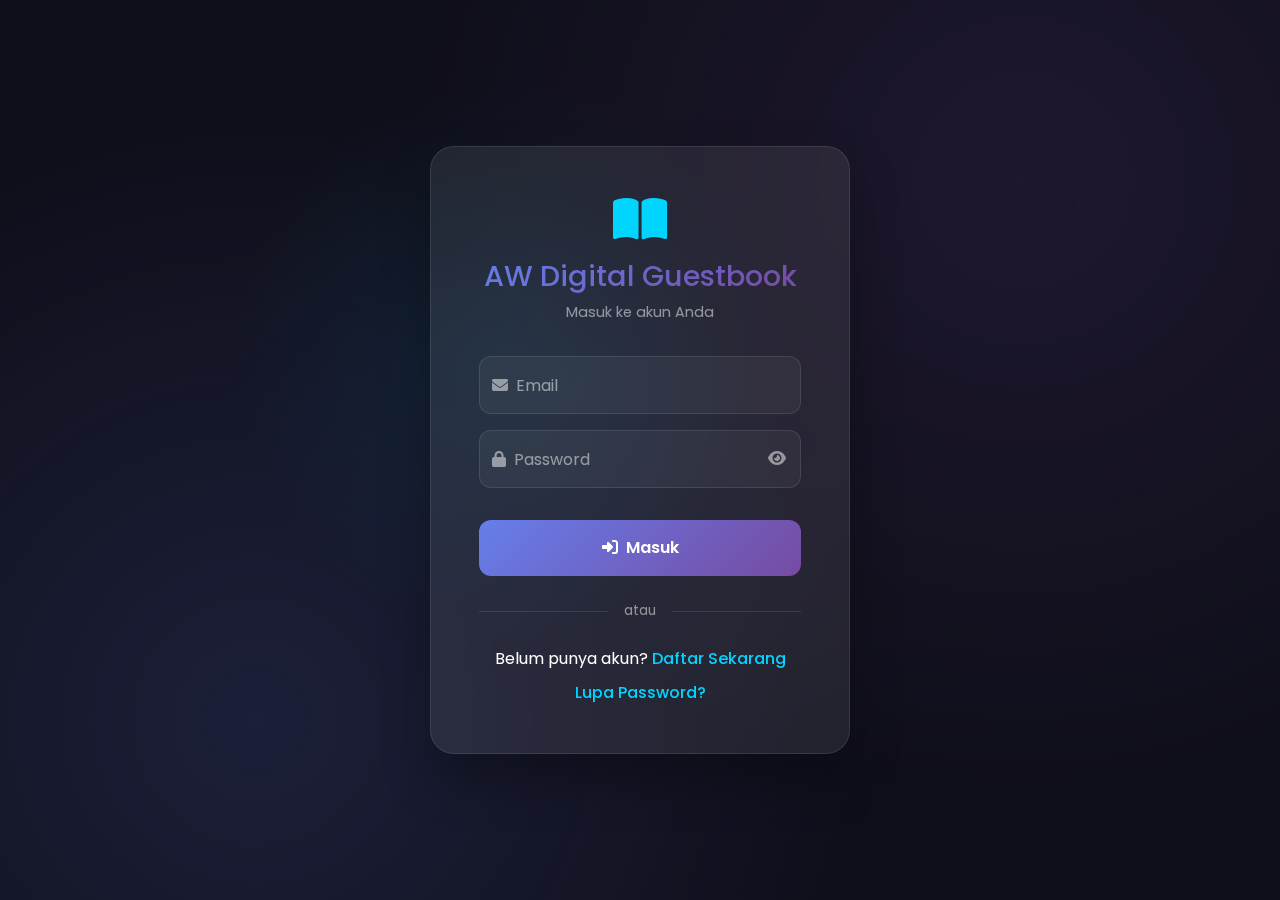
<file: login.html>
<!DOCTYPE html>
<html lang="id">

<head>
    <meta charset="UTF-8">
    <meta name="viewport" content="width=device-width, initial-scale=1.0">
    <meta name="description" content="AW Digital Guestbook - Login">
    <title>Login | AW Digital Guestbook</title>

    <!-- Bootstrap 5.3 CSS -->
    <link href="https://cdn.jsdelivr.net/npm/bootstrap@5.3.2/dist/css/bootstrap.min.css" rel="stylesheet">
    <!-- Font Awesome 6 -->
    <link rel="stylesheet" href="https://cdnjs.cloudflare.com/ajax/libs/font-awesome/6.5.1/css/all.min.css">
    <!-- Google Fonts -->
    <link href="https://fonts.googleapis.com/css2?family=Poppins:wght@300;400;500;600;700&display=swap"
        rel="stylesheet">
    <!-- Custom CSS -->
    <link rel="stylesheet" href="css/style.css">
    <style>
        .auth-container {
            min-height: 100vh;
            display: flex;
            align-items: center;
            justify-content: center;
            padding: 2rem;
        }

        .auth-card {
            background: var(--bg-glass);
            backdrop-filter: blur(20px);
            -webkit-backdrop-filter: blur(20px);
            border: 1px solid var(--border-color);
            border-radius: 24px;
            padding: 3rem;
            width: 100%;
            max-width: 420px;
            box-shadow: 0 25px 50px rgba(0, 0, 0, 0.3);
        }

        .auth-logo {
            text-align: center;
            margin-bottom: 2rem;
        }

        .auth-logo h1 {
            font-size: 1.8rem;
            background: var(--primary-gradient);
            -webkit-background-clip: text;
            -webkit-text-fill-color: transparent;
            background-clip: text;
            margin-bottom: 0.5rem;
        }

        .auth-logo p {
            color: var(--text-muted);
            font-size: 0.9rem;
        }

        .form-floating {
            margin-bottom: 1rem;
        }

        .form-floating label {
            color: var(--text-muted);
        }

        .form-floating>.form-control {
            background: rgba(255, 255, 255, 0.05);
            border: 1px solid var(--border-color);
            color: var(--text-primary);
            border-radius: 12px;
            height: 56px;
        }

        .form-floating>.form-control:focus {
            background: rgba(255, 255, 255, 0.08);
            border-color: var(--accent-color);
            box-shadow: 0 0 0 3px rgba(0, 212, 255, 0.2);
        }

        .btn-login {
            width: 100%;
            padding: 1rem;
            font-size: 1rem;
            font-weight: 600;
            border-radius: 12px;
            background: var(--primary-gradient);
            border: none;
            color: white;
            margin-top: 1rem;
            transition: all 0.3s ease;
        }

        .btn-login:hover {
            transform: translateY(-2px);
            box-shadow: 0 10px 30px rgba(102, 126, 234, 0.4);
        }

        .btn-login:disabled {
            opacity: 0.7;
            transform: none;
        }

        .auth-links {
            text-align: center;
            margin-top: 1.5rem;
        }

        .auth-links a {
            color: var(--accent-color);
            text-decoration: none;
            font-weight: 500;
            transition: color 0.3s ease;
        }

        .auth-links a:hover {
            color: #00ff88;
        }

        .divider {
            display: flex;
            align-items: center;
            margin: 1.5rem 0;
        }

        .divider::before,
        .divider::after {
            content: '';
            flex: 1;
            border-bottom: 1px solid var(--border-color);
        }

        .divider span {
            padding: 0 1rem;
            color: var(--text-muted);
            font-size: 0.85rem;
        }

        .alert {
            border-radius: 12px;
            border: none;
            padding: 1rem;
            margin-bottom: 1rem;
        }

        .alert-danger {
            background: rgba(255, 82, 82, 0.2);
            color: #ff6b6b;
        }

        .alert-success {
            background: rgba(0, 200, 83, 0.2);
            color: #00c853;
        }

        .password-toggle {
            position: absolute;
            right: 15px;
            top: 50%;
            transform: translateY(-50%);
            cursor: pointer;
            color: var(--text-muted);
            z-index: 10;
        }

        .password-toggle:hover {
            color: var(--text-primary);
        }

        .form-floating-password {
            position: relative;
        }
    </style>
</head>

<body>
    <div class="auth-container">
        <div class="auth-card animate-fade-in">
            <div class="auth-logo">
                <i class="fas fa-book-open fa-3x mb-3" style="color: var(--accent-color);"></i>
                <h1>AW Digital Guestbook</h1>
                <p>Masuk ke akun Anda</p>
            </div>

            <div id="alertContainer"></div>

            <form id="loginForm" novalidate>
                <div class="form-floating">
                    <input type="email" class="form-control" id="email" placeholder="Email" required>
                    <label for="email"><i class="fas fa-envelope me-2"></i>Email</label>
                    <div class="invalid-feedback"></div>
                </div>

                <div class="form-floating form-floating-password">
                    <input type="password" class="form-control" id="password" placeholder="Password" required>
                    <label for="password"><i class="fas fa-lock me-2"></i>Password</label>
                    <span class="password-toggle" onclick="togglePassword()">
                        <i class="fas fa-eye" id="toggleIcon"></i>
                    </span>
                    <div class="invalid-feedback"></div>
                </div>

                <button type="submit" class="btn btn-login" id="btnLogin">
                    <span class="btn-text">
                        <i class="fas fa-sign-in-alt me-2"></i>Masuk
                    </span>
                    <span class="btn-loader d-none">
                        <i class="fas fa-spinner fa-spin me-2"></i>Memproses...
                    </span>
                </button>
            </form>

            <div class="divider">
                <span>atau</span>
            </div>

            <div class="auth-links">
                <p class="mb-2">
                    Belum punya akun?
                    <a href="register.html">Daftar Sekarang</a>
                </p>
                <p class="mb-0">
                    <a href="forgot-password.html">Lupa Password?</a>
                </p>
            </div>
        </div>
    </div>

    <!-- Bootstrap JS -->
    <script src="https://cdn.jsdelivr.net/npm/bootstrap@5.3.2/dist/js/bootstrap.bundle.min.js"></script>

    <script>
        const API_BASE = 'api';

        // Check if already logged in
        async function checkAuth() {
            try {
                const response = await fetch(`${API_BASE}/auth.php?action=check`);
                const data = await response.json();
                if (data.authenticated) {
                    window.location.href = 'dashboard.html';
                }
            } catch (error) {
                console.error('Auth check failed:', error);
            }
        }

        // Toggle password visibility
        function togglePassword() {
            const password = document.getElementById('password');
            const icon = document.getElementById('toggleIcon');

            if (password.type === 'password') {
                password.type = 'text';
                icon.classList.remove('fa-eye');
                icon.classList.add('fa-eye-slash');
            } else {
                password.type = 'password';
                icon.classList.remove('fa-eye-slash');
                icon.classList.add('fa-eye');
            }
        }

        // Show alert
        function showAlert(message, type = 'danger') {
            const container = document.getElementById('alertContainer');
            container.innerHTML = `
                <div class="alert alert-${type} animate-fade-in">
                    <i class="fas fa-${type === 'success' ? 'check-circle' : 'exclamation-circle'} me-2"></i>
                    ${message}
                </div>
            `;
        }

        // Clear alerts
        function clearAlerts() {
            document.getElementById('alertContainer').innerHTML = '';
        }

        // Set loading state
        function setLoading(loading) {
            const btn = document.getElementById('btnLogin');
            const btnText = btn.querySelector('.btn-text');
            const btnLoader = btn.querySelector('.btn-loader');

            btn.disabled = loading;
            btnText.classList.toggle('d-none', loading);
            btnLoader.classList.toggle('d-none', !loading);
        }

        // Handle login form
        document.getElementById('loginForm').addEventListener('submit', async (e) => {
            e.preventDefault();
            clearAlerts();

            const email = document.getElementById('email').value.trim();
            const password = document.getElementById('password').value;

            // Basic validation
            let valid = true;

            if (!email) {
                document.getElementById('email').classList.add('is-invalid');
                document.getElementById('email').nextElementSibling.nextElementSibling.textContent = 'Email harus diisi';
                valid = false;
            } else {
                document.getElementById('email').classList.remove('is-invalid');
            }

            if (!password) {
                document.getElementById('password').classList.add('is-invalid');
                valid = false;
            } else {
                document.getElementById('password').classList.remove('is-invalid');
            }

            if (!valid) return;

            setLoading(true);

            try {
                const response = await fetch(`${API_BASE}/auth.php?action=login`, {
                    method: 'POST',
                    headers: {
                        'Content-Type': 'application/json'
                    },
                    body: JSON.stringify({ email, password })
                });

                const data = await response.json();

                if (data.success) {
                    showAlert('Login berhasil! Mengalihkan...', 'success');
                    setTimeout(() => {
                        window.location.href = 'dashboard.html';
                    }, 1000);
                } else {
                    showAlert(data.message || 'Login gagal');
                    setLoading(false);
                }
            } catch (error) {
                console.error('Login error:', error);
                showAlert('Terjadi kesalahan. Silakan coba lagi.');
                setLoading(false);
            }
        });

        // Check auth on load
        checkAuth();
    </script>
</body>

</html>
</file>
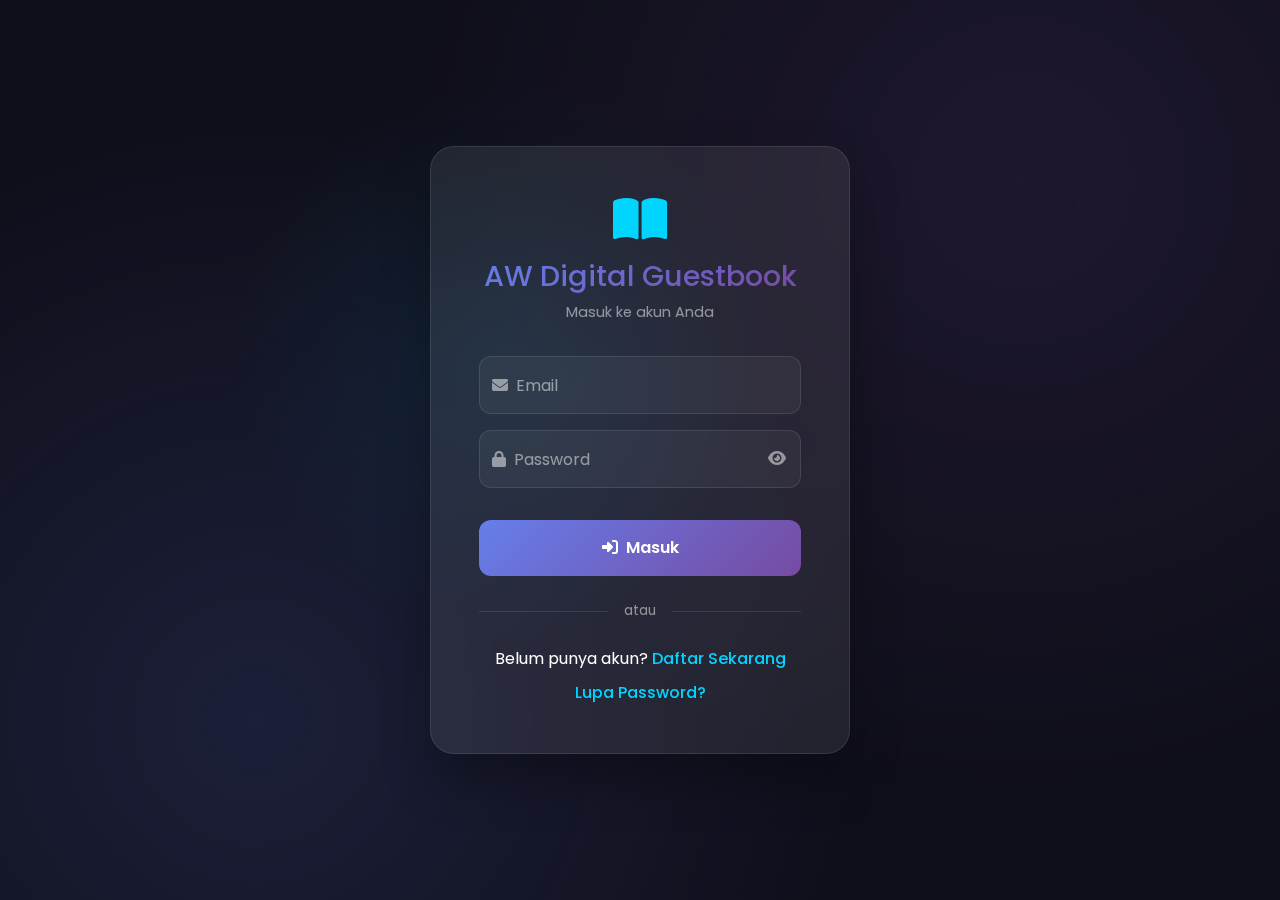
<file: messages-display.html>
<!DOCTYPE html>
<html lang="id">

<head>
    <meta charset="UTF-8">
    <meta name="viewport" content="width=device-width, initial-scale=1.0">
    <meta name="description" content="AW Digital Guestbook - Guest Messages Display">
    <title>Messages Display | AW Digital Guestbook</title>

    <!-- Bootstrap 5.3 CSS -->
    <link href="https://cdn.jsdelivr.net/npm/bootstrap@5.3.2/dist/css/bootstrap.min.css" rel="stylesheet">
    <!-- Font Awesome 6 -->
    <link rel="stylesheet" href="https://cdnjs.cloudflare.com/ajax/libs/font-awesome/6.5.1/css/all.min.css">
    <!-- Google Fonts -->
    <link href="https://fonts.googleapis.com/css2?family=Poppins:wght@300;400;500;600;700&display=swap"
        rel="stylesheet">
    <!-- Custom CSS -->
    <link rel="stylesheet" href="css/style.css">
    <style>
        body {
            overflow: hidden;
            background: linear-gradient(135deg, #1a1a2e 0%, #16213e 50%, #0f3460 100%);
        }

        .display-container {
            min-height: 100vh;
            display: flex;
            flex-direction: column;
        }

        .display-header {
            padding: 1.5rem 2rem;
            background: rgba(255, 255, 255, 0.05);
            backdrop-filter: blur(10px);
            display: flex;
            justify-content: space-between;
            align-items: center;
        }

        .display-main {
            flex: 1;
            display: flex;
            align-items: center;
            justify-content: center;
            padding: 3rem;
        }

        .message-card {
            background: rgba(255, 255, 255, 0.1);
            backdrop-filter: blur(20px);
            border: 1px solid rgba(255, 255, 255, 0.2);
            border-radius: 32px;
            padding: 4rem;
            max-width: 900px;
            width: 100%;
            text-align: center;
            animation: slideIn 0.8s ease;
        }

        @keyframes slideIn {
            from {
                opacity: 0;
                transform: translateY(50px) scale(0.95);
            }

            to {
                opacity: 1;
                transform: translateY(0) scale(1);
            }
        }

        .guest-initial {
            width: 120px;
            height: 120px;
            border-radius: 50%;
            background: linear-gradient(135deg, #667eea 0%, #764ba2 100%);
            display: flex;
            align-items: center;
            justify-content: center;
            margin: 0 auto 2rem;
            font-size: 3rem;
            font-weight: 700;
            color: white;
            box-shadow: 0 10px 40px rgba(102, 126, 234, 0.4);
        }

        .message-text {
            font-size: 2rem;
            line-height: 1.8;
            color: white;
            font-weight: 300;
            margin-bottom: 2rem;
            position: relative;
        }

        .message-text::before,
        .message-text::after {
            content: '"';
            font-size: 4rem;
            color: var(--accent-color);
            opacity: 0.5;
            position: absolute;
        }

        .message-text::before {
            top: -1rem;
            left: -2rem;
        }

        .message-text::after {
            bottom: -2rem;
            right: -2rem;
        }

        .guest-name {
            font-size: 1.5rem;
            color: var(--accent-color);
            font-weight: 600;
        }

        .stats-bar {
            background: rgba(255, 255, 255, 0.1);
            padding: 1rem 2rem;
            display: flex;
            justify-content: center;
            gap: 3rem;
        }

        .stat-item {
            text-align: center;
        }

        .stat-value {
            font-size: 1.5rem;
            font-weight: 700;
            color: white;
        }

        .stat-label {
            font-size: 0.9rem;
            color: rgba(255, 255, 255, 0.6);
        }

        .controls {
            position: fixed;
            bottom: 1rem;
            right: 1rem;
            display: flex;
            gap: 0.5rem;
        }

        .no-messages {
            text-align: center;
            color: rgba(255, 255, 255, 0.6);
        }

        .progress-bar-container {
            position: absolute;
            bottom: 0;
            left: 0;
            right: 0;
            height: 4px;
            background: rgba(255, 255, 255, 0.2);
        }

        .progress-bar-fill {
            height: 100%;
            background: var(--accent-color);
            animation: progressFill 8s linear;
        }

        @keyframes progressFill {
            from {
                width: 0;
            }

            to {
                width: 100%;
            }
        }
    </style>
</head>

<body>
    <div class="display-container">
        <!-- Header -->
        <header class="display-header">
            <h3 class="mb-0">
                <i class="fas fa-comment-dots me-2"></i>
                Ucapan & Doa
            </h3>
            <h4 class="mb-0" id="eventName">-</h4>
        </header>

        <!-- Main Display -->
        <main class="display-main">
            <!-- Message Card -->
            <div class="message-card" id="messageCard">
                <div class="guest-initial" id="guestInitial">-</div>
                <p class="message-text" id="messageText">-</p>
                <p class="guest-name" id="guestName">-</p>
                <div class="progress-bar-container">
                    <div class="progress-bar-fill" id="progressBar"></div>
                </div>
            </div>

            <!-- No Messages -->
            <div class="no-messages d-none" id="noMessages">
                <i class="fas fa-comments fa-5x mb-4" style="opacity: 0.3;"></i>
                <h3>Menunggu Pesan...</h3>
                <p>Pesan dari tamu akan ditampilkan di sini</p>
            </div>
        </main>

        <!-- Stats Bar -->
        <footer class="stats-bar">
            <div class="stat-item">
                <div class="stat-value" id="statTotal">0</div>
                <div class="stat-label">Total Pesan</div>
            </div>
            <div class="stat-item">
                <div class="stat-value" id="statCheckedIn">0</div>
                <div class="stat-label">Tamu Hadir</div>
            </div>
            <div class="stat-item">
                <div class="stat-value" id="statTime">--:--</div>
                <div class="stat-label">Waktu</div>
            </div>
        </footer>

        <!-- Controls -->
        <div class="controls">
            <button class="btn btn-outline-light btn-sm" onclick="togglePause()">
                <i class="fas fa-pause" id="pauseIcon"></i>
            </button>
            <button class="btn btn-outline-light btn-sm" onclick="prevMessage()">
                <i class="fas fa-chevron-left"></i>
            </button>
            <button class="btn btn-outline-light btn-sm" onclick="nextMessage()">
                <i class="fas fa-chevron-right"></i>
            </button>
            <button class="btn btn-outline-light btn-sm" onclick="toggleFullscreen()">
                <i class="fas fa-expand"></i>
            </button>
            <a href="dashboard.html" class="btn btn-outline-danger btn-sm">
                <i class="fas fa-times"></i>
            </a>
        </div>
    </div>

    <script>
        const API_BASE = 'api';
        let currentEventId = null;
        let messages = [];
        let currentIndex = 0;
        let isPaused = false;
        let slideInterval = null;
        const SLIDE_DURATION = 8000; // 8 seconds per message

        // Get event from URL
        const urlParams = new URLSearchParams(window.location.search);
        currentEventId = urlParams.get('event');

        if (!currentEventId) {
            alert('Event tidak dipilih');
            window.location.href = 'dashboard.html';
        }

        // Load event details
        async function loadEventDetails() {
            try {
                const response = await fetch(`${API_BASE}/events.php?id=${currentEventId}`);
                const data = await response.json();

                if (data.success) {
                    document.getElementById('eventName').textContent = data.data.name;
                    document.getElementById('statCheckedIn').textContent = data.data.checkedInCount || 0;
                }
            } catch (error) {
                console.error('Error:', error);
            }
        }

        // Load messages
        async function loadMessages() {
            try {
                const response = await fetch(`${API_BASE}/guests.php?event_id=${currentEventId}`);
                const data = await response.json();

                if (data.success) {
                    // Filter guests with messages
                    messages = data.data.filter(g => g.pesan && g.pesan.trim().length > 10);
                    document.getElementById('statTotal').textContent = messages.length;

                    if (messages.length === 0) {
                        document.getElementById('messageCard').classList.add('d-none');
                        document.getElementById('noMessages').classList.remove('d-none');
                    } else {
                        document.getElementById('messageCard').classList.remove('d-none');
                        document.getElementById('noMessages').classList.add('d-none');
                        showMessage(currentIndex);
                        startSlideshow();
                    }
                }
            } catch (error) {
                console.error('Error:', error);
            }
        }

        // Show message
        function showMessage(index) {
            if (messages.length === 0) return;

            const message = messages[index];
            const initial = message.nama.charAt(0).toUpperCase();

            document.getElementById('guestInitial').textContent = initial;
            document.getElementById('messageText').textContent = message.pesan;
            document.getElementById('guestName').textContent = message.nama;

            // Reset animation
            const card = document.getElementById('messageCard');
            card.style.animation = 'none';
            card.offsetHeight; // trigger reflow
            card.style.animation = 'slideIn 0.8s ease';

            // Reset progress bar
            const progressBar = document.getElementById('progressBar');
            progressBar.style.animation = 'none';
            progressBar.offsetHeight;
            progressBar.style.animation = `progressFill ${SLIDE_DURATION}ms linear`;
        }

        // Start slideshow
        function startSlideshow() {
            if (slideInterval) clearInterval(slideInterval);

            slideInterval = setInterval(() => {
                if (!isPaused) {
                    nextMessage();
                }
            }, SLIDE_DURATION);
        }

        // Next message
        function nextMessage() {
            currentIndex = (currentIndex + 1) % messages.length;
            showMessage(currentIndex);
        }

        // Previous message
        function prevMessage() {
            currentIndex = (currentIndex - 1 + messages.length) % messages.length;
            showMessage(currentIndex);
        }

        // Toggle pause
        function togglePause() {
            isPaused = !isPaused;
            const icon = document.getElementById('pauseIcon');
            icon.classList.toggle('fa-pause', !isPaused);
            icon.classList.toggle('fa-play', isPaused);
        }

        // Toggle fullscreen
        function toggleFullscreen() {
            if (!document.fullscreenElement) {
                document.documentElement.requestFullscreen();
            } else {
                document.exitFullscreen();
            }
        }

        // Update time
        function updateTime() {
            const now = new Date();
            const time = now.toLocaleTimeString('id-ID', { hour: '2-digit', minute: '2-digit' });
            document.getElementById('statTime').textContent = time;
        }

        // Refresh messages periodically
        setInterval(loadMessages, 30000); // Every 30 seconds

        // Update time every second
        setInterval(updateTime, 1000);

        // Initialize
        loadEventDetails();
        loadMessages();
        updateTime();
    </script>
</body>

</html>
</file>
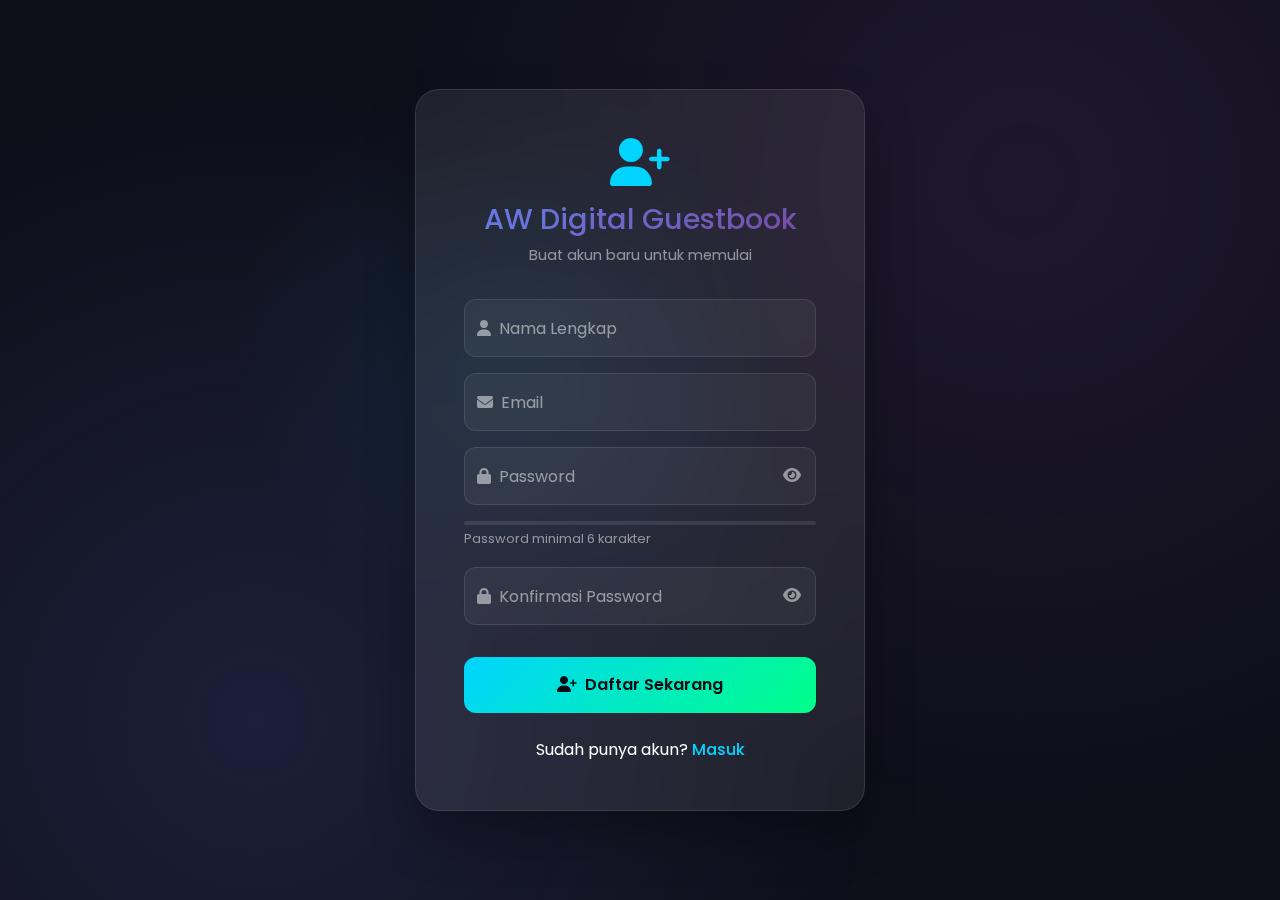
<file: register.html>
<!DOCTYPE html>
<html lang="id">

<head>
    <meta charset="UTF-8">
    <meta name="viewport" content="width=device-width, initial-scale=1.0">
    <meta name="description" content="AW Digital Guestbook - Register">
    <title>Register | AW Digital Guestbook</title>

    <!-- Bootstrap 5.3 CSS -->
    <link href="https://cdn.jsdelivr.net/npm/bootstrap@5.3.2/dist/css/bootstrap.min.css" rel="stylesheet">
    <!-- Font Awesome 6 -->
    <link rel="stylesheet" href="https://cdnjs.cloudflare.com/ajax/libs/font-awesome/6.5.1/css/all.min.css">
    <!-- Google Fonts -->
    <link href="https://fonts.googleapis.com/css2?family=Poppins:wght@300;400;500;600;700&display=swap"
        rel="stylesheet">
    <!-- Custom CSS -->
    <link rel="stylesheet" href="css/style.css">
    <style>
        .auth-container {
            min-height: 100vh;
            display: flex;
            align-items: center;
            justify-content: center;
            padding: 2rem;
        }

        .auth-card {
            background: var(--bg-glass);
            backdrop-filter: blur(20px);
            -webkit-backdrop-filter: blur(20px);
            border: 1px solid var(--border-color);
            border-radius: 24px;
            padding: 3rem;
            width: 100%;
            max-width: 450px;
            box-shadow: 0 25px 50px rgba(0, 0, 0, 0.3);
        }

        .auth-logo {
            text-align: center;
            margin-bottom: 2rem;
        }

        .auth-logo h1 {
            font-size: 1.8rem;
            background: var(--primary-gradient);
            -webkit-background-clip: text;
            -webkit-text-fill-color: transparent;
            background-clip: text;
            margin-bottom: 0.5rem;
        }

        .auth-logo p {
            color: var(--text-muted);
            font-size: 0.9rem;
        }

        .form-floating {
            margin-bottom: 1rem;
        }

        .form-floating label {
            color: var(--text-muted);
        }

        .form-floating>.form-control {
            background: rgba(255, 255, 255, 0.05);
            border: 1px solid var(--border-color);
            color: var(--text-primary);
            border-radius: 12px;
            height: 56px;
        }

        .form-floating>.form-control:focus {
            background: rgba(255, 255, 255, 0.08);
            border-color: var(--accent-color);
            box-shadow: 0 0 0 3px rgba(0, 212, 255, 0.2);
        }

        .btn-register {
            width: 100%;
            padding: 1rem;
            font-size: 1rem;
            font-weight: 600;
            border-radius: 12px;
            background: var(--accent-gradient);
            border: none;
            color: #0a0a12;
            margin-top: 1rem;
            transition: all 0.3s ease;
        }

        .btn-register:hover {
            transform: translateY(-2px);
            box-shadow: 0 10px 30px rgba(0, 212, 255, 0.4);
            color: #0a0a12;
        }

        .btn-register:disabled {
            opacity: 0.7;
            transform: none;
        }

        .auth-links {
            text-align: center;
            margin-top: 1.5rem;
        }

        .auth-links a {
            color: var(--accent-color);
            text-decoration: none;
            font-weight: 500;
            transition: color 0.3s ease;
        }

        .auth-links a:hover {
            color: #00ff88;
        }

        .alert {
            border-radius: 12px;
            border: none;
            padding: 1rem;
            margin-bottom: 1rem;
        }

        .alert-danger {
            background: rgba(255, 82, 82, 0.2);
            color: #ff6b6b;
        }

        .alert-success {
            background: rgba(0, 200, 83, 0.2);
            color: #00c853;
        }

        .password-toggle {
            position: absolute;
            right: 15px;
            top: 50%;
            transform: translateY(-50%);
            cursor: pointer;
            color: var(--text-muted);
            z-index: 10;
        }

        .password-toggle:hover {
            color: var(--text-primary);
        }

        .form-floating-password {
            position: relative;
        }

        .password-strength {
            height: 4px;
            border-radius: 2px;
            margin-top: 0.5rem;
            background: var(--border-color);
            overflow: hidden;
        }

        .password-strength-bar {
            height: 100%;
            width: 0;
            transition: all 0.3s ease;
        }

        .strength-weak {
            width: 33%;
            background: var(--danger-color);
        }

        .strength-medium {
            width: 66%;
            background: var(--warning-color);
        }

        .strength-strong {
            width: 100%;
            background: var(--success-color);
        }

        .form-text {
            color: var(--text-muted);
            font-size: 0.8rem;
        }
    </style>
</head>

<body>
    <div class="auth-container">
        <div class="auth-card animate-fade-in">
            <div class="auth-logo">
                <i class="fas fa-user-plus fa-3x mb-3" style="color: var(--accent-color);"></i>
                <h1>AW Digital Guestbook</h1>
                <p>Buat akun baru untuk memulai</p>
            </div>

            <div id="alertContainer"></div>

            <form id="registerForm" novalidate>
                <div class="form-floating">
                    <input type="text" class="form-control" id="name" placeholder="Nama Lengkap" required>
                    <label for="name"><i class="fas fa-user me-2"></i>Nama Lengkap</label>
                    <div class="invalid-feedback"></div>
                </div>

                <div class="form-floating">
                    <input type="email" class="form-control" id="email" placeholder="Email" required>
                    <label for="email"><i class="fas fa-envelope me-2"></i>Email</label>
                    <div class="invalid-feedback"></div>
                </div>

                <div class="form-floating form-floating-password">
                    <input type="password" class="form-control" id="password" placeholder="Password" required>
                    <label for="password"><i class="fas fa-lock me-2"></i>Password</label>
                    <span class="password-toggle" onclick="togglePassword('password', 'toggleIcon1')">
                        <i class="fas fa-eye" id="toggleIcon1"></i>
                    </span>
                    <div class="invalid-feedback"></div>
                </div>
                <div class="password-strength">
                    <div class="password-strength-bar" id="strengthBar"></div>
                </div>
                <small class="form-text">Password minimal 6 karakter</small>

                <div class="form-floating form-floating-password mt-3">
                    <input type="password" class="form-control" id="confirmPassword" placeholder="Konfirmasi Password"
                        required>
                    <label for="confirmPassword"><i class="fas fa-lock me-2"></i>Konfirmasi Password</label>
                    <span class="password-toggle" onclick="togglePassword('confirmPassword', 'toggleIcon2')">
                        <i class="fas fa-eye" id="toggleIcon2"></i>
                    </span>
                    <div class="invalid-feedback"></div>
                </div>

                <button type="submit" class="btn btn-register" id="btnRegister">
                    <span class="btn-text">
                        <i class="fas fa-user-plus me-2"></i>Daftar Sekarang
                    </span>
                    <span class="btn-loader d-none">
                        <i class="fas fa-spinner fa-spin me-2"></i>Memproses...
                    </span>
                </button>
            </form>

            <div class="auth-links">
                <p class="mb-0">
                    Sudah punya akun?
                    <a href="login.html">Masuk</a>
                </p>
            </div>
        </div>
    </div>

    <!-- Bootstrap JS -->
    <script src="https://cdn.jsdelivr.net/npm/bootstrap@5.3.2/dist/js/bootstrap.bundle.min.js"></script>

    <script>
        const API_BASE = 'api';

        // Check if already logged in
        async function checkAuth() {
            try {
                const response = await fetch(`${API_BASE}/auth.php?action=check`);
                const data = await response.json();
                if (data.authenticated) {
                    window.location.href = 'dashboard.html';
                }
            } catch (error) {
                console.error('Auth check failed:', error);
            }
        }

        // Toggle password visibility
        function togglePassword(inputId, iconId) {
            const input = document.getElementById(inputId);
            const icon = document.getElementById(iconId);

            if (input.type === 'password') {
                input.type = 'text';
                icon.classList.remove('fa-eye');
                icon.classList.add('fa-eye-slash');
            } else {
                input.type = 'password';
                icon.classList.remove('fa-eye-slash');
                icon.classList.add('fa-eye');
            }
        }

        // Password strength checker
        function checkPasswordStrength(password) {
            const bar = document.getElementById('strengthBar');
            bar.className = 'password-strength-bar';

            if (password.length === 0) {
                bar.style.width = '0';
                return;
            }

            let strength = 0;
            if (password.length >= 6) strength++;
            if (password.length >= 8 && /[A-Z]/.test(password)) strength++;
            if (/[0-9]/.test(password) && /[^A-Za-z0-9]/.test(password)) strength++;

            if (strength === 1) bar.classList.add('strength-weak');
            else if (strength === 2) bar.classList.add('strength-medium');
            else if (strength === 3) bar.classList.add('strength-strong');
        }

        // Show alert
        function showAlert(message, type = 'danger') {
            const container = document.getElementById('alertContainer');
            container.innerHTML = `
                <div class="alert alert-${type} animate-fade-in">
                    <i class="fas fa-${type === 'success' ? 'check-circle' : 'exclamation-circle'} me-2"></i>
                    ${message}
                </div>
            `;
        }

        // Clear alerts
        function clearAlerts() {
            document.getElementById('alertContainer').innerHTML = '';
        }

        // Set loading state
        function setLoading(loading) {
            const btn = document.getElementById('btnRegister');
            const btnText = btn.querySelector('.btn-text');
            const btnLoader = btn.querySelector('.btn-loader');

            btn.disabled = loading;
            btnText.classList.toggle('d-none', loading);
            btnLoader.classList.toggle('d-none', !loading);
        }

        // Validate form
        function validateForm() {
            const name = document.getElementById('name');
            const email = document.getElementById('email');
            const password = document.getElementById('password');
            const confirmPassword = document.getElementById('confirmPassword');

            let valid = true;

            // Validate name
            if (!name.value.trim()) {
                name.classList.add('is-invalid');
                name.nextElementSibling.nextElementSibling.textContent = 'Nama harus diisi';
                valid = false;
            } else if (name.value.trim().length < 3) {
                name.classList.add('is-invalid');
                name.nextElementSibling.nextElementSibling.textContent = 'Nama minimal 3 karakter';
                valid = false;
            } else {
                name.classList.remove('is-invalid');
            }

            // Validate email
            const emailRegex = /^[^\s@]+@[^\s@]+\.[^\s@]+$/;
            if (!email.value.trim()) {
                email.classList.add('is-invalid');
                email.nextElementSibling.nextElementSibling.textContent = 'Email harus diisi';
                valid = false;
            } else if (!emailRegex.test(email.value.trim())) {
                email.classList.add('is-invalid');
                email.nextElementSibling.nextElementSibling.textContent = 'Format email tidak valid';
                valid = false;
            } else {
                email.classList.remove('is-invalid');
            }

            // Validate password
            if (!password.value) {
                password.classList.add('is-invalid');
                password.nextElementSibling.nextElementSibling.nextElementSibling.textContent = 'Password harus diisi';
                valid = false;
            } else if (password.value.length < 6) {
                password.classList.add('is-invalid');
                password.nextElementSibling.nextElementSibling.nextElementSibling.textContent = 'Password minimal 6 karakter';
                valid = false;
            } else {
                password.classList.remove('is-invalid');
            }

            // Validate confirm password
            if (!confirmPassword.value) {
                confirmPassword.classList.add('is-invalid');
                confirmPassword.nextElementSibling.nextElementSibling.nextElementSibling.textContent = 'Konfirmasi password harus diisi';
                valid = false;
            } else if (password.value !== confirmPassword.value) {
                confirmPassword.classList.add('is-invalid');
                confirmPassword.nextElementSibling.nextElementSibling.nextElementSibling.textContent = 'Password tidak cocok';
                valid = false;
            } else {
                confirmPassword.classList.remove('is-invalid');
            }

            return valid;
        }

        // Password strength on input
        document.getElementById('password').addEventListener('input', (e) => {
            checkPasswordStrength(e.target.value);
        });

        // Handle register form
        document.getElementById('registerForm').addEventListener('submit', async (e) => {
            e.preventDefault();
            clearAlerts();

            if (!validateForm()) return;

            const formData = {
                name: document.getElementById('name').value.trim(),
                email: document.getElementById('email').value.trim(),
                password: document.getElementById('password').value,
                confirmPassword: document.getElementById('confirmPassword').value
            };

            setLoading(true);

            try {
                const response = await fetch(`${API_BASE}/auth.php?action=register`, {
                    method: 'POST',
                    headers: {
                        'Content-Type': 'application/json'
                    },
                    body: JSON.stringify(formData)
                });

                const data = await response.json();

                if (data.success) {
                    showAlert('Registrasi berhasil! Mengalihkan ke dashboard...', 'success');
                    setTimeout(() => {
                        window.location.href = 'dashboard.html';
                    }, 1500);
                } else {
                    if (data.errors) {
                        // Show field-specific errors
                        Object.keys(data.errors).forEach(field => {
                            const input = document.getElementById(field);
                            if (input) {
                                input.classList.add('is-invalid');
                                const feedback = input.parentElement.querySelector('.invalid-feedback');
                                if (feedback) feedback.textContent = data.errors[field];
                            }
                        });
                    } else {
                        showAlert(data.message || 'Registrasi gagal');
                    }
                    setLoading(false);
                }
            } catch (error) {
                console.error('Register error:', error);
                showAlert('Terjadi kesalahan. Silakan coba lagi.');
                setLoading(false);
            }
        });

        // Check auth on load
        checkAuth();
    </script>
</body>

</html>
</file>
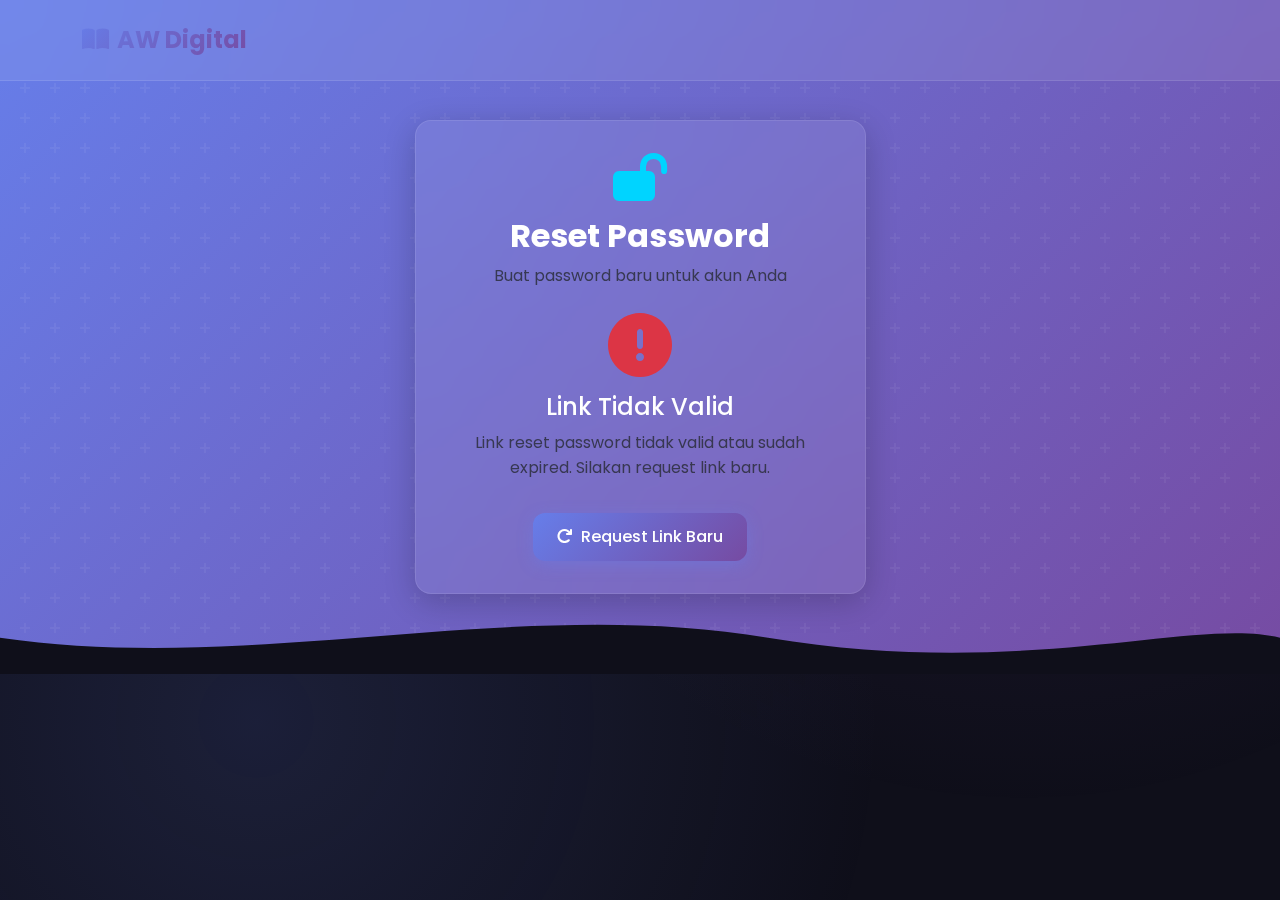
<file: reset-password.html>
<!DOCTYPE html>
<html lang="id">

<head>
    <meta charset="UTF-8">
    <meta name="viewport" content="width=device-width, initial-scale=1.0">
    <meta name="description" content="AW Digital Guestbook - Reset Password">
    <title>Reset Password | AW Digital Guestbook</title>

    <!-- Bootstrap 5.3 CSS -->
    <link href="https://cdn.jsdelivr.net/npm/bootstrap@5.3.2/dist/css/bootstrap.min.css" rel="stylesheet">
    <!-- Font Awesome 6 -->
    <link rel="stylesheet" href="https://cdnjs.cloudflare.com/ajax/libs/font-awesome/6.5.1/css/all.min.css">
    <!-- Google Fonts -->
    <link href="https://fonts.googleapis.com/css2?family=Poppins:wght@300;400;500;600;700&display=swap"
        rel="stylesheet">
    <!-- Custom CSS -->
    <link rel="stylesheet" href="css/style.css">
</head>

<body>
    <!-- Navbar -->
    <nav class="navbar navbar-expand-lg navbar-dark fixed-top glass-navbar">
        <div class="container">
            <a class="navbar-brand fw-bold" href="index.html">
                <i class="fas fa-book-open me-2"></i>AW Digital
            </a>
        </div>
    </nav>

    <!-- Hero Section -->
    <header class="hero-section hero-home">
        <div class="container">
            <div class="row justify-content-center">
                <div class="col-lg-5 col-md-7">
                    <div class="glass-card animate-fade-in">
                        <div class="text-center mb-4">
                            <i class="fas fa-lock-open fa-3x mb-3" style="color: var(--accent-color);"></i>
                            <h2 class="fw-bold">Reset Password</h2>
                            <p class="text-muted">Buat password baru untuk akun Anda</p>
                        </div>

                        <!-- Token Error -->
                        <div id="tokenError" class="text-center d-none">
                            <i class="fas fa-exclamation-circle fa-4x text-danger mb-3"></i>
                            <h4>Link Tidak Valid</h4>
                            <p class="text-muted">
                                Link reset password tidak valid atau sudah expired.
                                Silakan request link baru.
                            </p>
                            <a href="forgot-password.html" class="btn btn-primary mt-3">
                                <i class="fas fa-redo me-2"></i>Request Link Baru
                            </a>
                        </div>

                        <!-- Reset Form -->
                        <form id="resetForm">
                            <input type="hidden" id="token">

                            <div class="mb-3">
                                <label class="form-label">Password Baru</label>
                                <div class="input-group">
                                    <span class="input-group-text"
                                        style="background: var(--bg-glass); border-color: var(--border-color); color: var(--text-muted);">
                                        <i class="fas fa-lock"></i>
                                    </span>
                                    <input type="password" class="form-control" id="password"
                                        placeholder="Minimal 6 karakter" required>
                                    <button class="btn btn-outline-secondary" type="button" id="togglePassword">
                                        <i class="fas fa-eye"></i>
                                    </button>
                                </div>
                                <div class="invalid-feedback" id="passwordError"></div>
                            </div>

                            <div class="mb-4">
                                <label class="form-label">Konfirmasi Password</label>
                                <div class="input-group">
                                    <span class="input-group-text"
                                        style="background: var(--bg-glass); border-color: var(--border-color); color: var(--text-muted);">
                                        <i class="fas fa-lock"></i>
                                    </span>
                                    <input type="password" class="form-control" id="confirmPassword"
                                        placeholder="Ulangi password" required>
                                </div>
                                <div class="invalid-feedback" id="confirmPasswordError"></div>
                            </div>

                            <div class="d-grid gap-2 mb-3">
                                <button type="submit" class="btn btn-primary btn-lg" id="submitBtn">
                                    <span class="btn-text">
                                        <i class="fas fa-save me-2"></i>Reset Password
                                    </span>
                                    <span class="btn-loader d-none">
                                        <i class="fas fa-spinner fa-spin me-2"></i>Menyimpan...
                                    </span>
                                </button>
                            </div>
                        </form>

                        <!-- Success Message -->
                        <div id="successMessage" class="text-center d-none">
                            <i class="fas fa-check-circle fa-4x text-success mb-3"></i>
                            <h4>Password Berhasil Direset!</h4>
                            <p class="text-muted">
                                Password Anda telah berhasil diubah.
                                Silakan login dengan password baru.
                            </p>
                            <a href="login.html" class="btn btn-primary mt-3">
                                <i class="fas fa-sign-in-alt me-2"></i>Login Sekarang
                            </a>
                        </div>
                    </div>
                </div>
            </div>
        </div>
        <div class="hero-wave">
            <svg viewBox="0 0 1440 120" preserveAspectRatio="none">
                <path d="M0,64 C288,120 576,0 864,64 C1152,128 1344,32 1440,64 L1440,120 L0,120 Z"
                    fill="var(--bg-dark)"></path>
            </svg>
        </div>
    </header>

    <!-- Toast Container -->
    <div class="toast-container position-fixed top-0 end-0 p-3"></div>

    <!-- Bootstrap JS -->
    <script src="https://cdn.jsdelivr.net/npm/bootstrap@5.3.2/dist/js/bootstrap.bundle.min.js"></script>

    <script>
        const API_BASE = 'api';

        // Get token from URL
        const urlParams = new URLSearchParams(window.location.search);
        const token = urlParams.get('token');

        if (!token) {
            document.getElementById('resetForm').classList.add('d-none');
            document.getElementById('tokenError').classList.remove('d-none');
        } else {
            document.getElementById('token').value = token;
        }

        // Toggle password visibility
        document.getElementById('togglePassword').addEventListener('click', function () {
            const password = document.getElementById('password');
            const type = password.type === 'password' ? 'text' : 'password';
            password.type = type;
            this.querySelector('i').classList.toggle('fa-eye');
            this.querySelector('i').classList.toggle('fa-eye-slash');
        });

        document.getElementById('resetForm').addEventListener('submit', async (e) => {
            e.preventDefault();

            const token = document.getElementById('token').value;
            const password = document.getElementById('password').value;
            const confirmPassword = document.getElementById('confirmPassword').value;
            const btn = document.getElementById('submitBtn');

            // Clear previous errors
            document.getElementById('password').classList.remove('is-invalid');
            document.getElementById('confirmPassword').classList.remove('is-invalid');

            // Validate
            if (!password || password.length < 6) {
                document.getElementById('password').classList.add('is-invalid');
                document.getElementById('passwordError').textContent = 'Password minimal 6 karakter';
                return;
            }

            if (password !== confirmPassword) {
                document.getElementById('confirmPassword').classList.add('is-invalid');
                document.getElementById('confirmPasswordError').textContent = 'Password tidak cocok';
                return;
            }

            // Show loading
            setLoading(btn, true);

            try {
                const response = await fetch(`${API_BASE}/auth.php?action=resetPassword`, {
                    method: 'POST',
                    headers: { 'Content-Type': 'application/json' },
                    body: JSON.stringify({ token, password })
                });

                const data = await response.json();

                if (data.success) {
                    document.getElementById('resetForm').classList.add('d-none');
                    document.getElementById('successMessage').classList.remove('d-none');
                } else {
                    if (data.message.includes('expired') || data.message.includes('invalid')) {
                        document.getElementById('resetForm').classList.add('d-none');
                        document.getElementById('tokenError').classList.remove('d-none');
                    } else {
                        showToast(data.message || 'Gagal reset password', 'danger');
                    }
                }
            } catch (error) {
                console.error('Error:', error);
                showToast('Terjadi kesalahan', 'danger');
            } finally {
                setLoading(btn, false);
            }
        });

        function setLoading(btn, loading) {
            const btnText = btn.querySelector('.btn-text');
            const btnLoader = btn.querySelector('.btn-loader');
            btn.disabled = loading;
            btnText.classList.toggle('d-none', loading);
            btnLoader.classList.toggle('d-none', !loading);
        }

        function showToast(message, type = 'info') {
            const container = document.querySelector('.toast-container');
            const toast = document.createElement('div');
            toast.className = `toast show toast-${type}`;
            toast.innerHTML = `
                <div class="toast-header">
                    <i class="fas fa-${type === 'success' ? 'check-circle text-success' : 'exclamation-circle text-danger'} me-2"></i>
                    <strong class="me-auto">Notifikasi</strong>
                    <button type="button" class="btn-close btn-close-white" data-bs-dismiss="toast"></button>
                </div>
                <div class="toast-body">${message}</div>
            `;
            container.appendChild(toast);
            setTimeout(() => toast.remove(), 3000);
        }
    </script>
</body>

</html>
</file>
<file: css/style.css>
/* ========================================
   CSS Variables & Root Styles
======================================== */
:root {
    --primary-gradient: linear-gradient(135deg, #667eea 0%, #764ba2 100%);
    --secondary-gradient: linear-gradient(135deg, #f093fb 0%, #f5576c 100%);
    --accent-color: #00d4ff;
    --accent-gradient: linear-gradient(135deg, #00d4ff 0%, #00ff88 100%);

    --bg-dark: #0f0f1a;
    --bg-darker: #0a0a12;
    --bg-card: rgba(255, 255, 255, 0.05);
    --bg-glass: rgba(255, 255, 255, 0.08);

    --text-primary: #ffffff;
    --text-secondary: rgba(255, 255, 255, 0.7);
    --text-muted: rgba(255, 255, 255, 0.5);

    --border-color: rgba(255, 255, 255, 0.1);
    --shadow-color: rgba(0, 0, 0, 0.3);

    --success-color: #00c853;
    --warning-color: #ffc107;
    --danger-color: #ff5252;
    --info-color: #00b0ff;

    --font-family: 'Poppins', sans-serif;
    --transition-speed: 0.3s;
    --border-radius: 16px;
}

/* ========================================
   Base Styles
======================================== */
* {
    margin: 0;
    padding: 0;
    box-sizing: border-box;
}

html {
    scroll-behavior: smooth;
}

body {
    font-family: var(--font-family);
    background-color: var(--bg-dark);
    color: var(--text-primary);
    min-height: 100vh;
    overflow-x: hidden;
    line-height: 1.6;
}

/* Background Pattern */
body::before {
    content: '';
    position: fixed;
    top: 0;
    left: 0;
    width: 100%;
    height: 100%;
    background:
        radial-gradient(circle at 20% 80%, rgba(102, 126, 234, 0.15) 0%, transparent 50%),
        radial-gradient(circle at 80% 20%, rgba(118, 75, 162, 0.15) 0%, transparent 50%),
        radial-gradient(circle at 40% 40%, rgba(0, 212, 255, 0.08) 0%, transparent 30%);
    pointer-events: none;
    z-index: -1;
}

/* ========================================
   Navbar Styles
======================================== */
.glass-navbar {
    background: var(--bg-glass);
    backdrop-filter: blur(20px);
    -webkit-backdrop-filter: blur(20px);
    border-bottom: 1px solid var(--border-color);
    padding: 1rem 0;
    transition: all var(--transition-speed) ease;
}

.glass-navbar.scrolled {
    background: rgba(15, 15, 26, 0.95);
    box-shadow: 0 4px 30px var(--shadow-color);
}

.navbar-brand {
    font-size: 1.5rem;
    background: var(--primary-gradient);
    -webkit-background-clip: text;
    -webkit-text-fill-color: transparent;
    background-clip: text;
}

.nav-link {
    color: var(--text-secondary) !important;
    font-weight: 500;
    transition: all var(--transition-speed) ease;
    padding: 0.5rem 1rem !important;
    border-radius: 8px;
    margin: 0 0.25rem;
}

.nav-link:hover {
    color: var(--text-primary) !important;
    background: var(--bg-glass);
    transform: translateY(-2px);
}

/* ========================================
   Hero Section
======================================== */
.hero-section {
    min-height: 50vh;
    display: flex;
    align-items: center;
    justify-content: center;
    padding: 120px 0 80px;
    position: relative;
    background: var(--primary-gradient);
    overflow: hidden;
}

.hero-section::before {
    content: '';
    position: absolute;
    top: -50%;
    left: -50%;
    width: 200%;
    height: 200%;
    background: url("data:image/svg+xml,%3Csvg width='60' height='60' viewBox='0 0 60 60' xmlns='http://www.w3.org/2000/svg'%3E%3Cg fill='none' fill-rule='evenodd'%3E%3Cg fill='%23ffffff' fill-opacity='0.05'%3E%3Cpath d='M36 34v-4h-2v4h-4v2h4v4h2v-4h4v-2h-4zm0-30V0h-2v4h-4v2h4v4h2V6h4V4h-4zM6 34v-4H4v4H0v2h4v4h2v-4h4v-2H6zM6 4V0H4v4H0v2h4v4h2V6h4V4H6z'/%3E%3C/g%3E%3C/g%3E%3C/svg%3E");
    animation: bgMove 20s linear infinite;
}

@keyframes bgMove {
    0% {
        transform: translate(0, 0);
    }

    100% {
        transform: translate(30px, 30px);
    }
}

.hero-content {
    position: relative;
    z-index: 1;
}

.hero-content h1 {
    text-shadow: 0 4px 20px rgba(0, 0, 0, 0.3);
}

.hero-wave {
    position: absolute;
    bottom: -1px;
    left: 0;
    width: 100%;
    overflow: hidden;
    line-height: 0;
}

.hero-wave svg {
    width: 100%;
    height: 80px;
}

/* Stats Container */
.stats-container {
    display: flex;
    justify-content: center;
    gap: 3rem;
    margin-top: 2rem;
}

.stat-item {
    text-align: center;
    padding: 1.5rem 2rem;
    background: rgba(255, 255, 255, 0.15);
    backdrop-filter: blur(10px);
    border-radius: var(--border-radius);
    border: 1px solid rgba(255, 255, 255, 0.2);
    transition: transform var(--transition-speed) ease;
}

.stat-item:hover {
    transform: translateY(-5px) scale(1.05);
}

.stat-number {
    display: block;
    font-size: 2.5rem;
    font-weight: 700;
    line-height: 1;
}

.stat-label {
    font-size: 0.9rem;
    opacity: 0.9;
    margin-top: 0.5rem;
    display: block;
}

/* ========================================
   Animations
======================================== */
.animate-fade-in {
    animation: fadeInUp 0.8s ease forwards;
}

.animate-fade-in-delay {
    animation: fadeInUp 0.8s ease 0.2s forwards;
    opacity: 0;
}

.animate-fade-in-delay-2 {
    animation: fadeInUp 0.8s ease 0.4s forwards;
    opacity: 0;
}

@keyframes fadeInUp {
    from {
        opacity: 0;
        transform: translateY(30px);
    }

    to {
        opacity: 1;
        transform: translateY(0);
    }
}

@keyframes pulse {

    0%,
    100% {
        transform: scale(1);
    }

    50% {
        transform: scale(1.05);
    }
}

@keyframes shake {

    0%,
    100% {
        transform: translateX(0);
    }

    25% {
        transform: translateX(-5px);
    }

    75% {
        transform: translateX(5px);
    }
}

/* ========================================
   Main Content
======================================== */
.main-content {
    padding: 4rem 0;
    min-height: 60vh;
}

/* ========================================
   Glass Card Styles
======================================== */
.glass-card {
    background: var(--bg-glass);
    backdrop-filter: blur(20px);
    -webkit-backdrop-filter: blur(20px);
    border: 1px solid var(--border-color);
    border-radius: var(--border-radius);
    padding: 2rem;
    transition: all var(--transition-speed) ease;
    box-shadow: 0 8px 32px rgba(0, 0, 0, 0.2);
}

.glass-card:hover {
    transform: translateY(-5px);
    box-shadow: 0 16px 48px rgba(0, 0, 0, 0.3);
    border-color: rgba(255, 255, 255, 0.2);
}

.card-header-custom {
    margin-bottom: 1.5rem;
    padding-bottom: 1rem;
    border-bottom: 1px solid var(--border-color);
}

.card-header-custom h3 {
    color: var(--text-primary);
    font-weight: 600;
    font-size: 1.25rem;
}

.card-header-custom h3 i {
    color: var(--accent-color);
}

/* ========================================
   Form Styles
======================================== */
.form-control {
    background: rgba(255, 255, 255, 0.05);
    border: 1px solid var(--border-color);
    color: var(--text-primary);
    border-radius: 12px;
    padding: 1rem;
    transition: all var(--transition-speed) ease;
}

.form-control:focus {
    background: rgba(255, 255, 255, 0.08);
    border-color: var(--accent-color);
    box-shadow: 0 0 0 3px rgba(0, 212, 255, 0.2);
    color: var(--text-primary);
}

.form-control::placeholder {
    color: var(--text-muted);
}

.form-floating label {
    color: var(--text-muted);
}

.form-floating>.form-control:focus~label,
.form-floating>.form-control:not(:placeholder-shown)~label {
    color: var(--accent-color);
}

.form-control.is-invalid {
    border-color: var(--danger-color);
    background: rgba(255, 82, 82, 0.1);
    animation: shake 0.3s ease;
}

.form-control.is-valid {
    border-color: var(--success-color);
    background: rgba(0, 200, 83, 0.1);
}

.invalid-feedback {
    color: var(--danger-color);
    font-size: 0.85rem;
    margin-top: 0.5rem;
}

textarea.form-control {
    resize: none;
}

/* ========================================
   Button Styles
======================================== */
.btn {
    padding: 0.75rem 1.5rem;
    border-radius: 12px;
    font-weight: 500;
    transition: all var(--transition-speed) ease;
    border: none;
    position: relative;
    overflow: hidden;
}

.btn::before {
    content: '';
    position: absolute;
    top: 0;
    left: -100%;
    width: 100%;
    height: 100%;
    background: linear-gradient(90deg, transparent, rgba(255, 255, 255, 0.2), transparent);
    transition: left 0.5s ease;
}

.btn:hover::before {
    left: 100%;
}

.btn-primary {
    background: var(--primary-gradient);
    color: white;
    box-shadow: 0 4px 15px rgba(102, 126, 234, 0.4);
}

.btn-primary:hover {
    transform: translateY(-3px);
    box-shadow: 0 8px 25px rgba(102, 126, 234, 0.5);
}

.btn-secondary {
    background: rgba(255, 255, 255, 0.1);
    color: var(--text-primary);
}

.btn-secondary:hover {
    background: rgba(255, 255, 255, 0.2);
    color: var(--text-primary);
}

.btn-outline-secondary {
    border: 1px solid var(--border-color);
    background: transparent;
    color: var(--text-secondary);
}

.btn-outline-secondary:hover {
    background: rgba(255, 255, 255, 0.1);
    border-color: var(--text-secondary);
    color: var(--text-primary);
}

.btn-success {
    background: var(--accent-gradient);
    color: #0a0a12;
    font-weight: 600;
}

.btn-danger {
    background: linear-gradient(135deg, #ff5252 0%, #f44336 100%);
    color: white;
}

.btn-warning {
    background: linear-gradient(135deg, #ffc107 0%, #ff9800 100%);
    color: #0a0a12;
}

.btn-info {
    background: linear-gradient(135deg, #00b0ff 0%, #0091ea 100%);
    color: white;
}

/* Action Buttons */
.btn-action {
    width: 36px;
    height: 36px;
    padding: 0;
    display: inline-flex;
    align-items: center;
    justify-content: center;
    border-radius: 10px;
    margin: 0 0.15rem;
}

/* ========================================
   Table Styles
======================================== */
.table-card {
    overflow: hidden;
}

.table-responsive {
    overflow-x: auto;
}

.table {
    margin-bottom: 0;
    color: var(--text-primary);
}

.table thead th {
    background: rgba(102, 126, 234, 0.2);
    color: var(--text-primary);
    font-weight: 600;
    padding: 1rem;
    border: none;
    font-size: 0.9rem;
    text-transform: uppercase;
    letter-spacing: 0.5px;
    white-space: nowrap;
}

.table tbody td {
    padding: 1rem;
    vertical-align: middle;
    border-color: var(--border-color);
    font-size: 0.95rem;
}

.table tbody tr {
    transition: all var(--transition-speed) ease;
}

.table tbody tr:hover {
    background: rgba(255, 255, 255, 0.05);
}

.table tbody tr.fade-out {
    animation: fadeOut 0.3s ease forwards;
}

@keyframes fadeOut {
    to {
        opacity: 0;
        transform: translateX(-20px);
    }
}

/* Search Box */
.search-box {
    position: relative;
    display: flex;
    align-items: center;
}

.search-box i {
    position: absolute;
    left: 12px;
    color: var(--text-muted);
}

.search-box input {
    background: rgba(255, 255, 255, 0.05);
    border: 1px solid var(--border-color);
    color: var(--text-primary);
    padding: 0.5rem 1rem 0.5rem 2.5rem;
    border-radius: 10px;
    width: 200px;
    transition: all var(--transition-speed) ease;
}

.search-box input:focus {
    outline: none;
    border-color: var(--accent-color);
    width: 250px;
    background: rgba(255, 255, 255, 0.08);
}

.search-box input::placeholder {
    color: var(--text-muted);
}

/* Empty State */
.empty-state {
    text-align: center;
    padding: 3rem;
    display: none;
}

.empty-state.show {
    display: block;
}

.empty-state i {
    font-size: 4rem;
    color: var(--text-muted);
    margin-bottom: 1rem;
}

.empty-state p {
    font-size: 1.2rem;
    color: var(--text-secondary);
    margin-bottom: 0.5rem;
}

.empty-state small {
    color: var(--text-muted);
}

/* ========================================
   Modal Styles
======================================== */
.glass-modal {
    background: var(--bg-darker);
    border: 1px solid var(--border-color);
    border-radius: var(--border-radius);
}

.glass-modal .modal-header {
    border-bottom: 1px solid var(--border-color);
    padding: 1.25rem 1.5rem;
}

.glass-modal .modal-title {
    color: var(--text-primary);
    font-weight: 600;
}

.glass-modal .modal-body {
    padding: 1.5rem;
    color: var(--text-secondary);
}

.glass-modal .modal-footer {
    border-top: 1px solid var(--border-color);
    padding: 1rem 1.5rem;
}

.modal-backdrop.show {
    backdrop-filter: blur(5px);
}

/* Detail Modal Content */
.detail-item {
    display: flex;
    padding: 1rem;
    border-bottom: 1px solid var(--border-color);
}

.detail-item:last-child {
    border-bottom: none;
}

.detail-item i {
    width: 40px;
    height: 40px;
    background: var(--primary-gradient);
    border-radius: 10px;
    display: flex;
    align-items: center;
    justify-content: center;
    margin-right: 1rem;
    flex-shrink: 0;
}

.detail-item .detail-content {
    flex: 1;
}

.detail-item .detail-label {
    font-size: 0.8rem;
    color: var(--text-muted);
    text-transform: uppercase;
    letter-spacing: 0.5px;
}

.detail-item .detail-value {
    color: var(--text-primary);
    font-weight: 500;
}

/* ========================================
   Toast Styles
======================================== */
.toast {
    background: var(--bg-darker);
    border: 1px solid var(--border-color);
    border-radius: 12px;
    color: var(--text-primary);
}

.toast-header {
    background: transparent;
    border-bottom: 1px solid var(--border-color);
    color: var(--text-primary);
}

.toast.toast-success .toast-header i {
    color: var(--success-color);
}

.toast.toast-danger .toast-header i {
    color: var(--danger-color);
}

.toast.toast-warning .toast-header i {
    color: var(--warning-color);
}

.toast.toast-info .toast-header i {
    color: var(--info-color);
}

/* ========================================
   Footer Styles
======================================== */
.footer {
    background: var(--bg-darker);
    padding: 2rem 0;
    border-top: 1px solid var(--border-color);
    margin-top: 4rem;
}

.footer p {
    color: var(--text-secondary);
}

.footer i {
    color: var(--accent-color);
}

/* ========================================
   Responsive Styles
======================================== */
@media (max-width: 991.98px) {
    .hero-section {
        padding: 100px 0 60px;
    }

    .stats-container {
        gap: 1.5rem;
    }

    .stat-item {
        padding: 1rem 1.5rem;
    }

    .stat-number {
        font-size: 2rem;
    }
}

@media (max-width: 767.98px) {
    .hero-content h1 {
        font-size: 2rem;
    }

    .stats-container {
        flex-direction: column;
        gap: 1rem;
    }

    .stat-item {
        padding: 1rem;
    }

    .glass-card {
        padding: 1.5rem;
    }

    .card-header-custom {
        flex-direction: column;
        gap: 1rem;
    }

    .search-box input {
        width: 100%;
    }

    .search-box input:focus {
        width: 100%;
    }

    .table thead th,
    .table tbody td {
        padding: 0.75rem 0.5rem;
        font-size: 0.85rem;
    }

    .btn-action {
        width: 32px;
        height: 32px;
    }
}

@media (max-width: 575.98px) {
    .hero-content h1 {
        font-size: 1.75rem;
    }

    .hero-content h1 i {
        display: none;
    }

    .main-content {
        padding: 2rem 0;
    }

    .glass-card {
        padding: 1rem;
    }
}

/* ========================================
   Utility Classes
======================================== */
.text-gradient {
    background: var(--primary-gradient);
    -webkit-background-clip: text;
    -webkit-text-fill-color: transparent;
    background-clip: text;
}

.text-accent {
    color: var(--accent-color);
}

.bg-glass {
    background: var(--bg-glass);
    backdrop-filter: blur(20px);
}

/* Scrollbar Styles */
::-webkit-scrollbar {
    width: 8px;
    height: 8px;
}

::-webkit-scrollbar-track {
    background: var(--bg-darker);
}

::-webkit-scrollbar-thumb {
    background: var(--border-color);
    border-radius: 4px;
}

::-webkit-scrollbar-thumb:hover {
    background: rgba(255, 255, 255, 0.2);
}

/* Selection */
::selection {
    background: rgba(102, 126, 234, 0.5);
    color: white;
}

/* ========================================
   Page Header Styles
======================================== */
.page-header {
    background: var(--primary-gradient);
    padding: 120px 0 60px;
    text-align: center;
    position: relative;
    overflow: hidden;
}

.page-header::before {
    content: '';
    position: absolute;
    top: -50%;
    left: -50%;
    width: 200%;
    height: 200%;
    background: url("data:image/svg+xml,%3Csvg width='60' height='60' viewBox='0 0 60 60' xmlns='http://www.w3.org/2000/svg'%3E%3Cg fill='none' fill-rule='evenodd'%3E%3Cg fill='%23ffffff' fill-opacity='0.05'%3E%3Cpath d='M36 34v-4h-2v4h-4v2h4v4h2v-4h4v-2h-4zm0-30V0h-2v4h-4v2h4v4h2V6h4V4h-4zM6 34v-4H4v4H0v2h4v4h2v-4h4v-2H6zM6 4V0H4v4H0v2h4v4h2V6h4V4H6z'/%3E%3C/g%3E%3C/g%3E%3C/svg%3E");
    animation: bgMove 20s linear infinite;
}

.page-header h1 {
    font-size: 2.5rem;
    font-weight: 700;
    margin-bottom: 0.5rem;
    position: relative;
    z-index: 1;
    text-shadow: 0 4px 20px rgba(0, 0, 0, 0.3);
}

.page-header p {
    font-size: 1.1rem;
    opacity: 0.9;
    position: relative;
    z-index: 1;
}

/* ========================================
   Menu Card Styles (Home Page)
======================================== */
.menu-card {
    padding: 2.5rem;
    text-align: center;
    cursor: pointer;
}

.menu-card:hover {
    transform: translateY(-10px);
}

.menu-icon {
    width: 80px;
    height: 80px;
    border-radius: 20px;
    display: flex;
    align-items: center;
    justify-content: center;
    margin: 0 auto 1.5rem;
    font-size: 2rem;
    color: white;
}

.bg-gradient-primary {
    background: var(--primary-gradient);
}

.bg-gradient-success {
    background: var(--accent-gradient);
    color: #0a0a12;
}

.bg-gradient-info {
    background: linear-gradient(135deg, #00b0ff 0%, #0091ea 100%);
}

.menu-card h3 {
    font-size: 1.5rem;
    font-weight: 600;
    margin-bottom: 0.75rem;
    color: var(--text-primary);
}

.menu-card p {
    color: var(--text-secondary);
    margin-bottom: 0;
}

.btn-outline-primary {
    border: 1px solid rgba(102, 126, 234, 0.5);
    color: var(--accent-color);
    background: transparent;
}

.btn-outline-primary:hover {
    background: var(--primary-gradient);
    border-color: transparent;
    color: white;
}

.btn-outline-success {
    border: 1px solid rgba(0, 212, 255, 0.5);
    color: var(--accent-color);
    background: transparent;
}

.btn-outline-success:hover {
    background: var(--accent-gradient);
    border-color: transparent;
    color: #0a0a12;
}

.btn-outline-info {
    border: 1px solid rgba(0, 176, 255, 0.5);
    color: var(--info-color);
    background: transparent;
}

.btn-outline-info:hover {
    background: linear-gradient(135deg, #00b0ff 0%, #0091ea 100%);
    border-color: transparent;
    color: white;
}

/* Feature Items */
.feature-item {
    padding: 1.5rem;
}

.feature-item i {
    font-size: 2.5rem;
    background: var(--primary-gradient);
    -webkit-background-clip: text;
    -webkit-text-fill-color: transparent;
    background-clip: text;
    margin-bottom: 1rem;
}

.feature-item h5 {
    font-weight: 600;
    margin-bottom: 0.5rem;
}

/* ========================================
   QR Code Styles
======================================== */
.qr-container {
    display: inline-block;
    padding: 1.5rem;
    background: white;
    border-radius: 16px;
    box-shadow: 0 8px 32px rgba(0, 0, 0, 0.2);
}

.qr-container canvas {
    display: block;
}

.qr-code-text {
    font-family: monospace;
    font-size: 0.85rem;
    color: var(--text-muted);
    word-break: break-all;
}

/* QR Result Card */
.qr-result-card {
    background: linear-gradient(135deg, rgba(0, 200, 83, 0.1) 0%, rgba(0, 212, 255, 0.1) 100%);
    border-color: rgba(0, 200, 83, 0.3);
}

.success-icon {
    width: 80px;
    height: 80px;
    background: var(--accent-gradient);
    border-radius: 50%;
    display: flex;
    align-items: center;
    justify-content: center;
    margin: 0 auto;
    font-size: 2.5rem;
    color: #0a0a12;
    animation: pulse 2s ease infinite;
}

.guest-info h4 {
    font-size: 1.5rem;
    font-weight: 600;
}

/* ========================================
   Search Box Large
======================================== */
.search-box-large {
    position: relative;
    display: flex;
    align-items: center;
}

.search-box-large i {
    position: absolute;
    left: 16px;
    color: var(--text-muted);
    font-size: 1.1rem;
}

.search-box-large input {
    background: rgba(255, 255, 255, 0.05);
    border: 1px solid var(--border-color);
    color: var(--text-primary);
    padding: 0.875rem 1rem 0.875rem 3rem;
    border-radius: 12px;
    width: 100%;
    font-size: 1rem;
    transition: all var(--transition-speed) ease;
}

.search-box-large input:focus {
    outline: none;
    border-color: var(--accent-color);
    background: rgba(255, 255, 255, 0.08);
    box-shadow: 0 0 0 3px rgba(0, 212, 255, 0.2);
}

.search-box-large input::placeholder {
    color: var(--text-muted);
}

/* Stat Badge */
.stat-badge {
    display: inline-flex;
    align-items: center;
    gap: 0.5rem;
    padding: 0.5rem 1rem;
    background: rgba(255, 255, 255, 0.1);
    border-radius: 20px;
    font-size: 0.9rem;
    color: var(--text-secondary);
}

.stat-badge i {
    font-size: 0.8rem;
}

.stat-badge.success {
    background: rgba(0, 200, 83, 0.2);
    color: var(--success-color);
}

.stat-badge.warning {
    background: rgba(255, 193, 7, 0.2);
    color: var(--warning-color);
}

/* ========================================
   Scanner Styles
======================================== */
.scanner-card {
    min-height: 400px;
}

#scanner-container {
    background: rgba(0, 0, 0, 0.3);
    border-radius: 12px;
    overflow: hidden;
    min-height: 300px;
}

#reader {
    width: 100%;
    border: none !important;
}

#reader video {
    border-radius: 12px;
}

#reader__scan_region {
    border-radius: 12px;
}

#reader__dashboard_section_swaplink {
    color: var(--accent-color) !important;
}

.scanner-controls {
    display: flex;
    gap: 1rem;
    justify-content: center;
}

.manual-input {
    padding-top: 1rem;
    border-top: 1px solid var(--border-color);
}

.manual-input .input-group {
    max-width: 400px;
    margin: 0 auto;
}

/* Result Card States */
.result-card {
    min-height: 400px;
}

.result-state {
    animation: fadeInUp 0.4s ease;
}

.result-icon {
    width: 100px;
    height: 100px;
    border-radius: 50%;
    display: flex;
    align-items: center;
    justify-content: center;
    margin: 0 auto;
    font-size: 3rem;
}

.result-icon.success {
    background: linear-gradient(135deg, rgba(0, 200, 83, 0.2) 0%, rgba(0, 212, 255, 0.2) 100%);
    color: var(--success-color);
    animation: pulse 2s ease infinite;
}

.result-icon.info {
    background: rgba(0, 176, 255, 0.2);
    color: var(--info-color);
}

.result-icon.error {
    background: rgba(255, 82, 82, 0.2);
    color: var(--danger-color);
    animation: shake 0.5s ease;
}

/* Guest Details in Scan Result */
.guest-details {
    background: rgba(255, 255, 255, 0.05);
    border-radius: 12px;
    overflow: hidden;
    margin-top: 1.5rem;
}

.detail-row {
    display: flex;
    justify-content: space-between;
    align-items: center;
    padding: 1rem 1.25rem;
    border-bottom: 1px solid var(--border-color);
}

.detail-row:last-child {
    border-bottom: none;
}

.detail-label {
    display: flex;
    align-items: center;
    gap: 0.5rem;
    color: var(--text-muted);
    font-size: 0.9rem;
}

.detail-label i {
    width: 20px;
    text-align: center;
}

.detail-value {
    color: var(--text-primary);
    font-weight: 500;
    text-align: right;
}

/* Form Select */
.form-select {
    background-color: rgba(255, 255, 255, 0.05);
    border: 1px solid var(--border-color);
    color: var(--text-primary);
    border-radius: 12px;
    padding: 0.75rem 1rem;
}

.form-select:focus {
    background-color: rgba(255, 255, 255, 0.08);
    border-color: var(--accent-color);
    box-shadow: 0 0 0 3px rgba(0, 212, 255, 0.2);
    color: var(--text-primary);
}

.form-select option {
    background-color: var(--bg-darker);
    color: var(--text-primary);
}

/* ========================================
   Hero Home (Larger)
======================================== */
.hero-home {
    min-height: 60vh;
}

.hero-home h1 {
    font-size: 3rem;
}

/* ========================================
   Badge Styles
======================================== */
.badge {
    padding: 0.5em 0.75em;
    font-weight: 500;
    border-radius: 6px;
}

/* ========================================
   Active Nav Link
======================================== */
.nav-link.active {
    color: var(--text-primary) !important;
    background: rgba(255, 255, 255, 0.1);
}

/* ========================================
   Additional Responsive Styles
======================================== */
@media (max-width: 991.98px) {
    .page-header {
        padding: 100px 0 40px;
    }

    .page-header h1 {
        font-size: 2rem;
    }

    .menu-icon {
        width: 60px;
        height: 60px;
        font-size: 1.5rem;
    }

    .hero-home h1 {
        font-size: 2.5rem;
    }
}

@media (max-width: 767.98px) {
    .page-header h1 {
        font-size: 1.75rem;
    }

    .page-header h1 i {
        display: none;
    }

    .hero-home {
        min-height: 50vh;
    }

    .hero-home h1 {
        font-size: 2rem;
    }

    .stats-container {
        flex-wrap: wrap;
    }

    .stat-badge {
        font-size: 0.8rem;
        padding: 0.4rem 0.75rem;
    }

    .scanner-controls {
        flex-direction: column;
    }

    .result-icon {
        width: 80px;
        height: 80px;
        font-size: 2.5rem;
    }
}

@media (max-width: 575.98px) {
    .menu-card {
        padding: 1.5rem;
    }

    .menu-icon {
        width: 50px;
        height: 50px;
        font-size: 1.25rem;
        border-radius: 12px;
    }

    .menu-card h3 {
        font-size: 1.25rem;
    }

    .qr-container {
        padding: 1rem;
    }

    .detail-row {
        flex-direction: column;
        align-items: flex-start;
        gap: 0.25rem;
    }

    .detail-value {
        text-align: left;
    }
}
</file>
